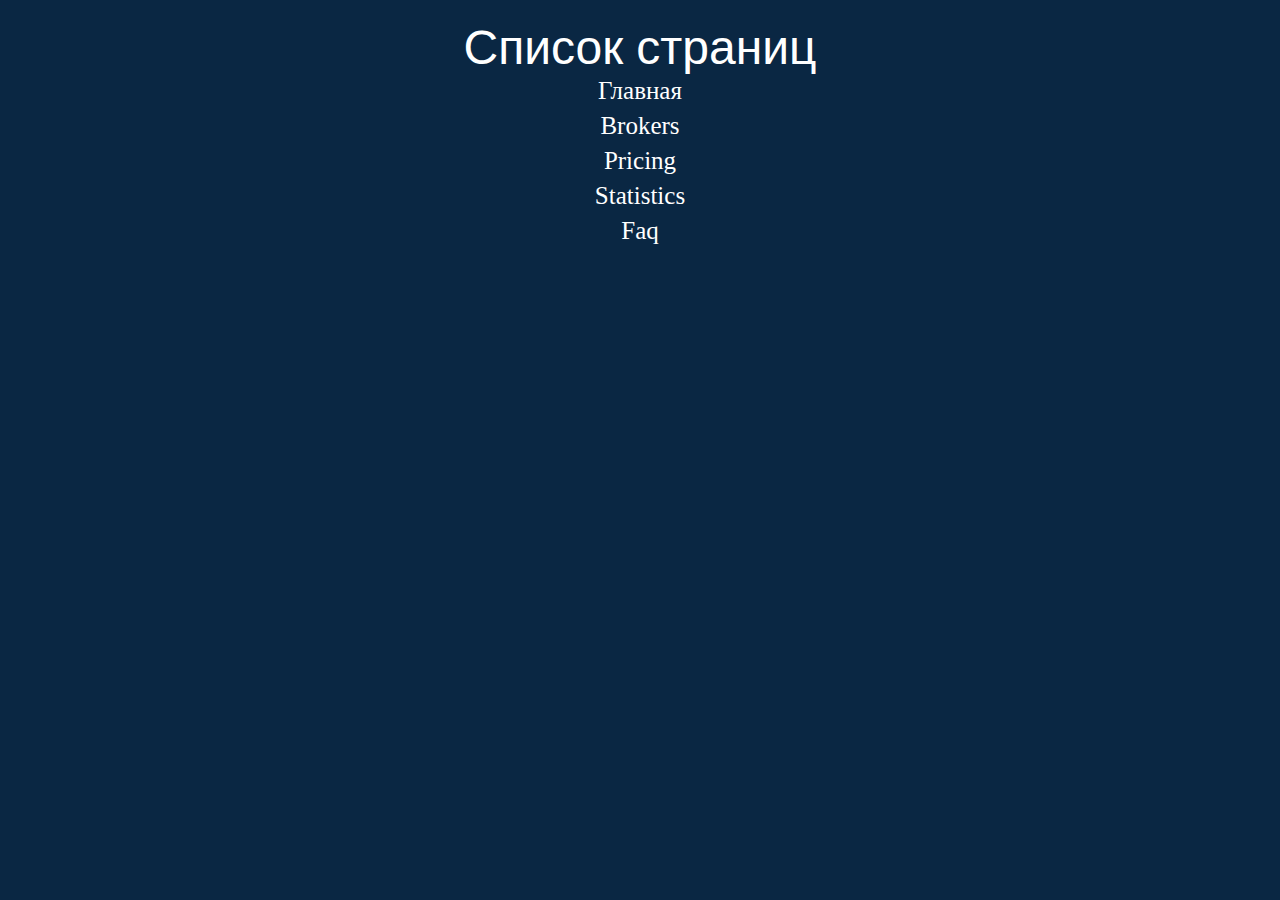
<file: docs/index.html>
<!DOCTYPE html>
<html lang="ru">
	<head>
		<meta charset="utf-8">
		<meta http-equiv="X-UA-Compatible" content="IE=edge">
		<meta name="viewport" content="width=device-width, initial-scale=1, maximum-scale=1, user-scalable=no">
		<meta name="description" content="Lingrid">
		<meta property="og:type" content="website">
		<meta property="og:url" content="">
		<meta property="og:locale" content="ru_RU">
		<meta property="og:title" content="Lingrid">
		<meta property="og:description" content="Lingrid">
		<meta property="vk:image">
		<meta property="og:image" itemprop="image">
		<meta property="og:image:type" content="image/jpeg">
		<meta property="og:image:alt" content="Lingrid">
		<meta name="twitter:card" content="summary">
		<meta name="twitter:title" content="Lingrid">
		<meta name="twitter:description" content="Lingrid">
		<meta name="twitter:image">
		<title>Lingrid</title>
		<link rel="apple-touch-icon" href="images/touch/apple-icon-57x57.png" sizes="57x57">
		<link rel="apple-touch-icon" href="images/touch/apple-icon-60x60.png" sizes="60x60">
		<link rel="apple-touch-icon" href="images/touch/apple-icon-72x72.png" sizes="72x72">
		<link rel="apple-touch-icon" href="images/touch/apple-icon-76x76.png" sizes="76x76">
		<link rel="apple-touch-icon" href="images/touch/apple-icon-114x114.png" sizes="114x114">
		<link rel="apple-touch-icon" href="images/touch/apple-icon-120x120.png" sizes="120x120">
		<link rel="apple-touch-icon" href="images/touch/apple-icon-144x144.png" sizes="144x144">
		<link rel="apple-touch-icon" href="images/touch/apple-icon-152x152.png" sizes="152x152">
		<link rel="apple-touch-icon" href="images/touch/apple-icon-180x180.png" sizes="180x180">
		<link rel="icon" href="favicon.ico">
		<link rel="icon" href="images/touch/favicon-16x16.png" sizes="16x16">
		<link rel="icon" href="images/touch/favicon-32x32.png" sizes="32x32">
		<link rel="icon" href="images/touch/favicon-96x96.png" sizes="96x96">
		<link rel="icon" href="images/touch/android-icon-192x192.png" sizes="196x196">
		<link rel="manifest" href="images/touch/manifest.json">
		<link rel="preconnect" href="https://fonts.googleapis.com">
		<link rel="preconnect" href="https://fonts.gstatic.com" crossorigin="">
		<link href="https://fonts.googleapis.com/css2?family=DM+Sans:wght@400;500;700&amp;family=Poppins:wght@100;200;300;400;500;600;700;800;900&amp;display=swap" rel="stylesheet">
		<link rel="stylesheet" href="css/main.css?v=1651250265303">
	</head>
	<body>
		<div class="list-index">
			<h1 align="center">Список страниц</h1>
			<ul class="list__page">
				<li><a target="_blank" href="home.html" title="Главная">Главная</a></li>
				<li><a target="_blank" href="brokers.html" title="Brokers">Brokers</a></li>
				<li><a target="_blank" href="pricing.html" title="Pricing">Pricing</a></li>
				<li><a target="_blank" href="statistics.html" title="Statistics">Statistics</a></li>
				<li><a target="_blank" href="faq.html" title="Faq">Faq</a></li>
			</ul>
		</div>
		<script src="js/jquery.min.js?v=1651250265304"></script>
		<script src="js/lazysizes.min.js?v=1651250265304" async=""></script>
	</body>
</html>
</file>
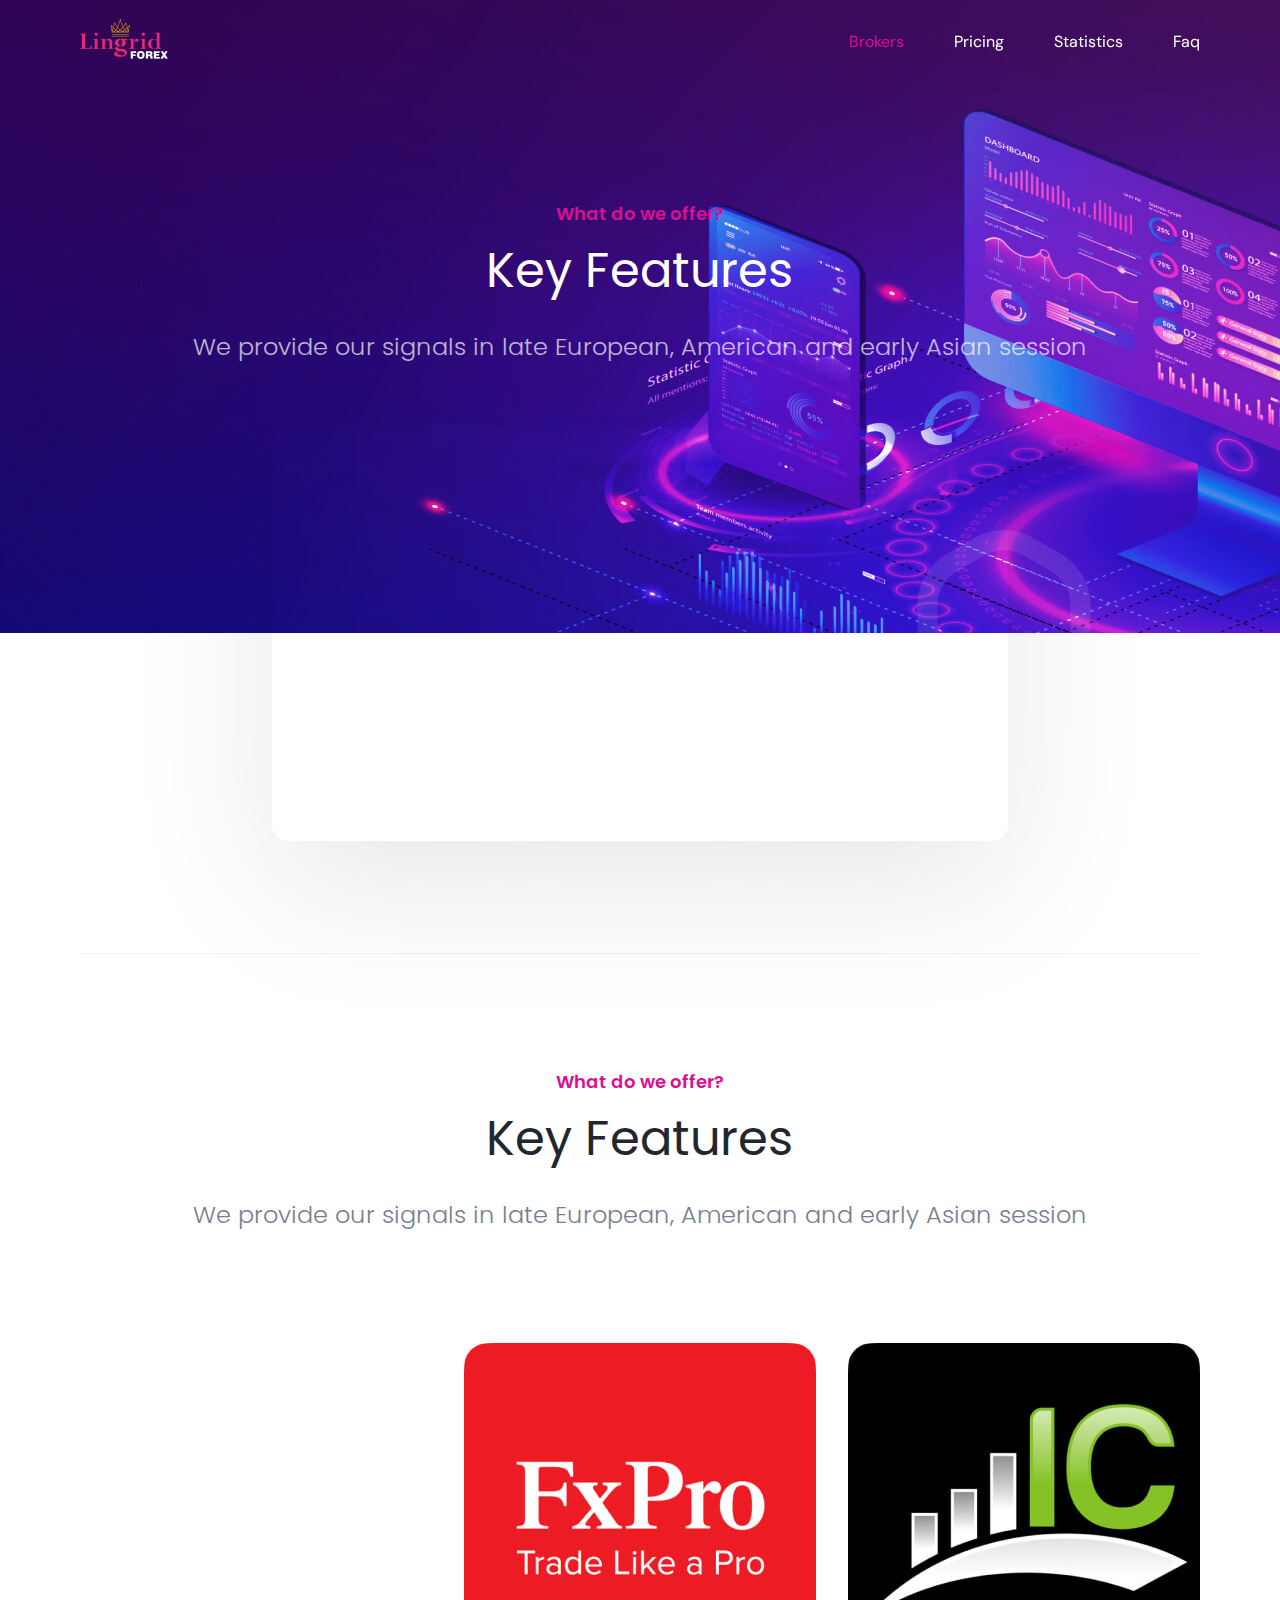
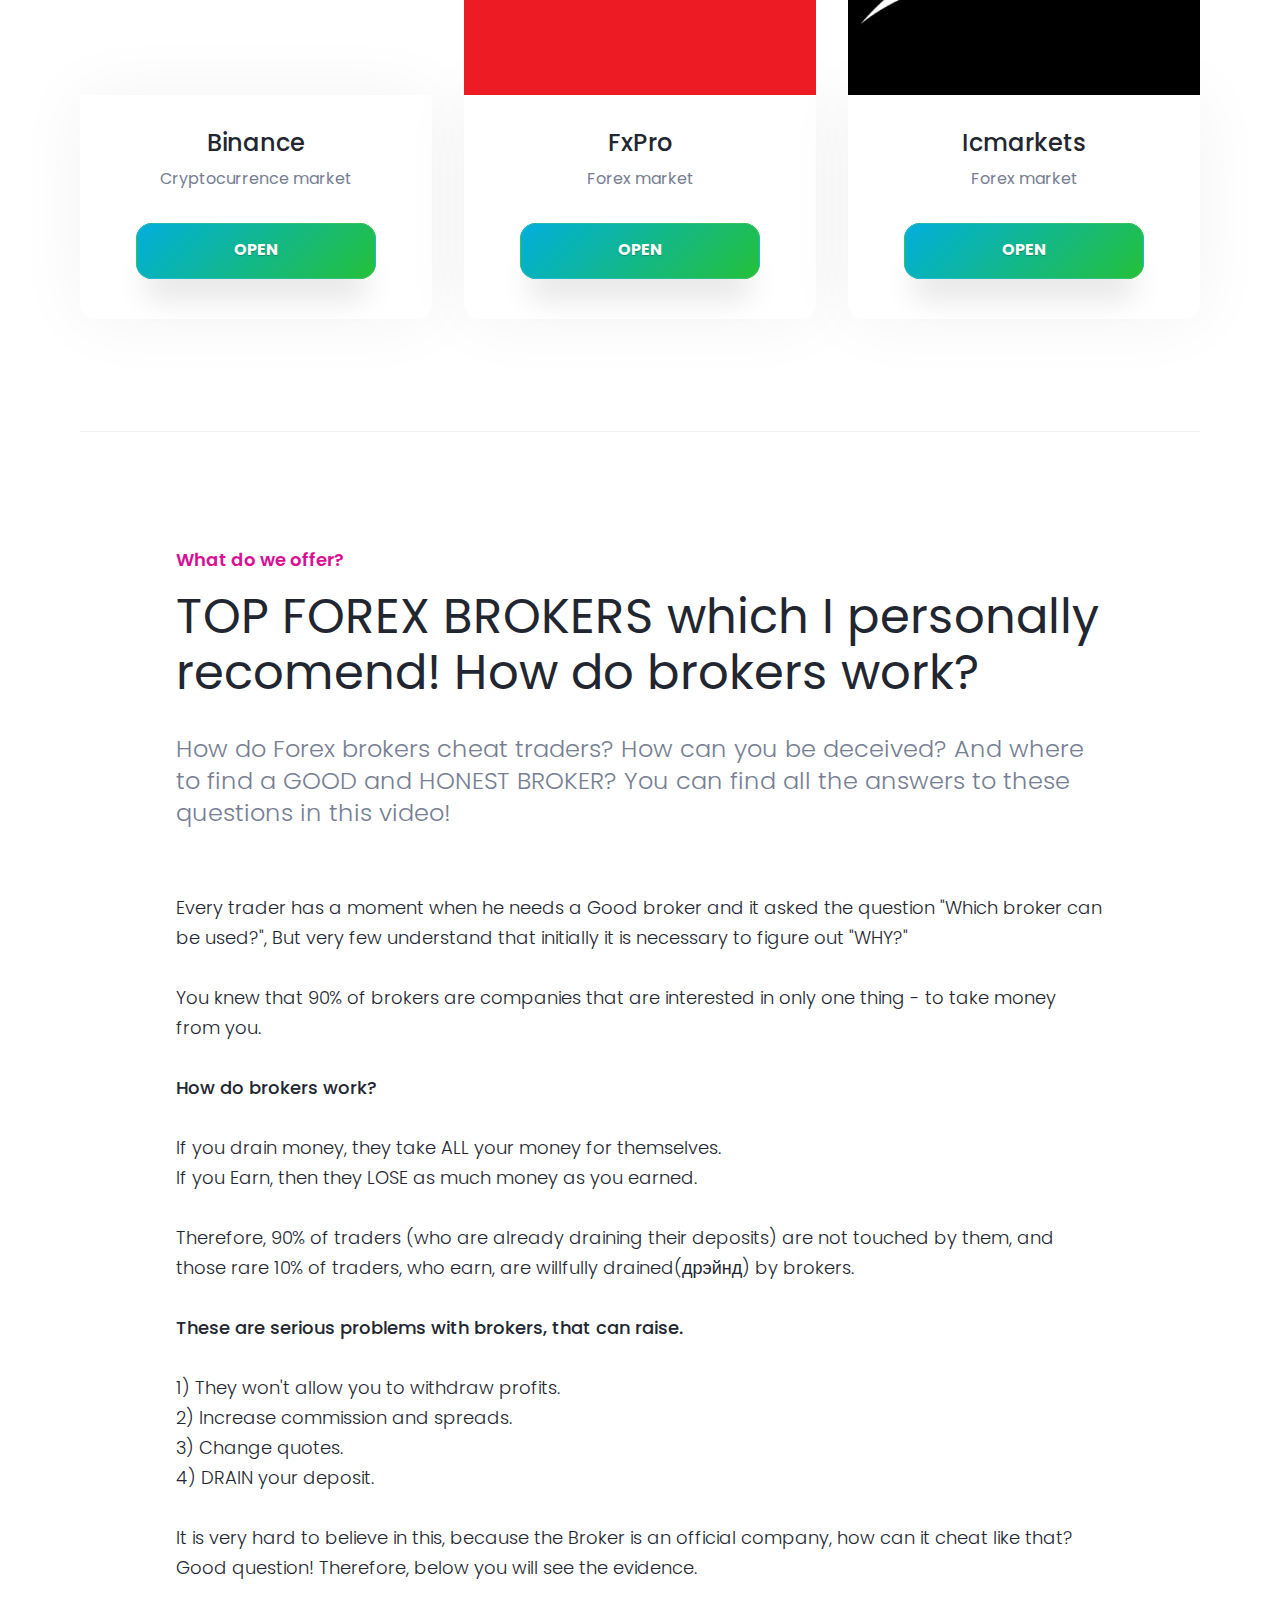
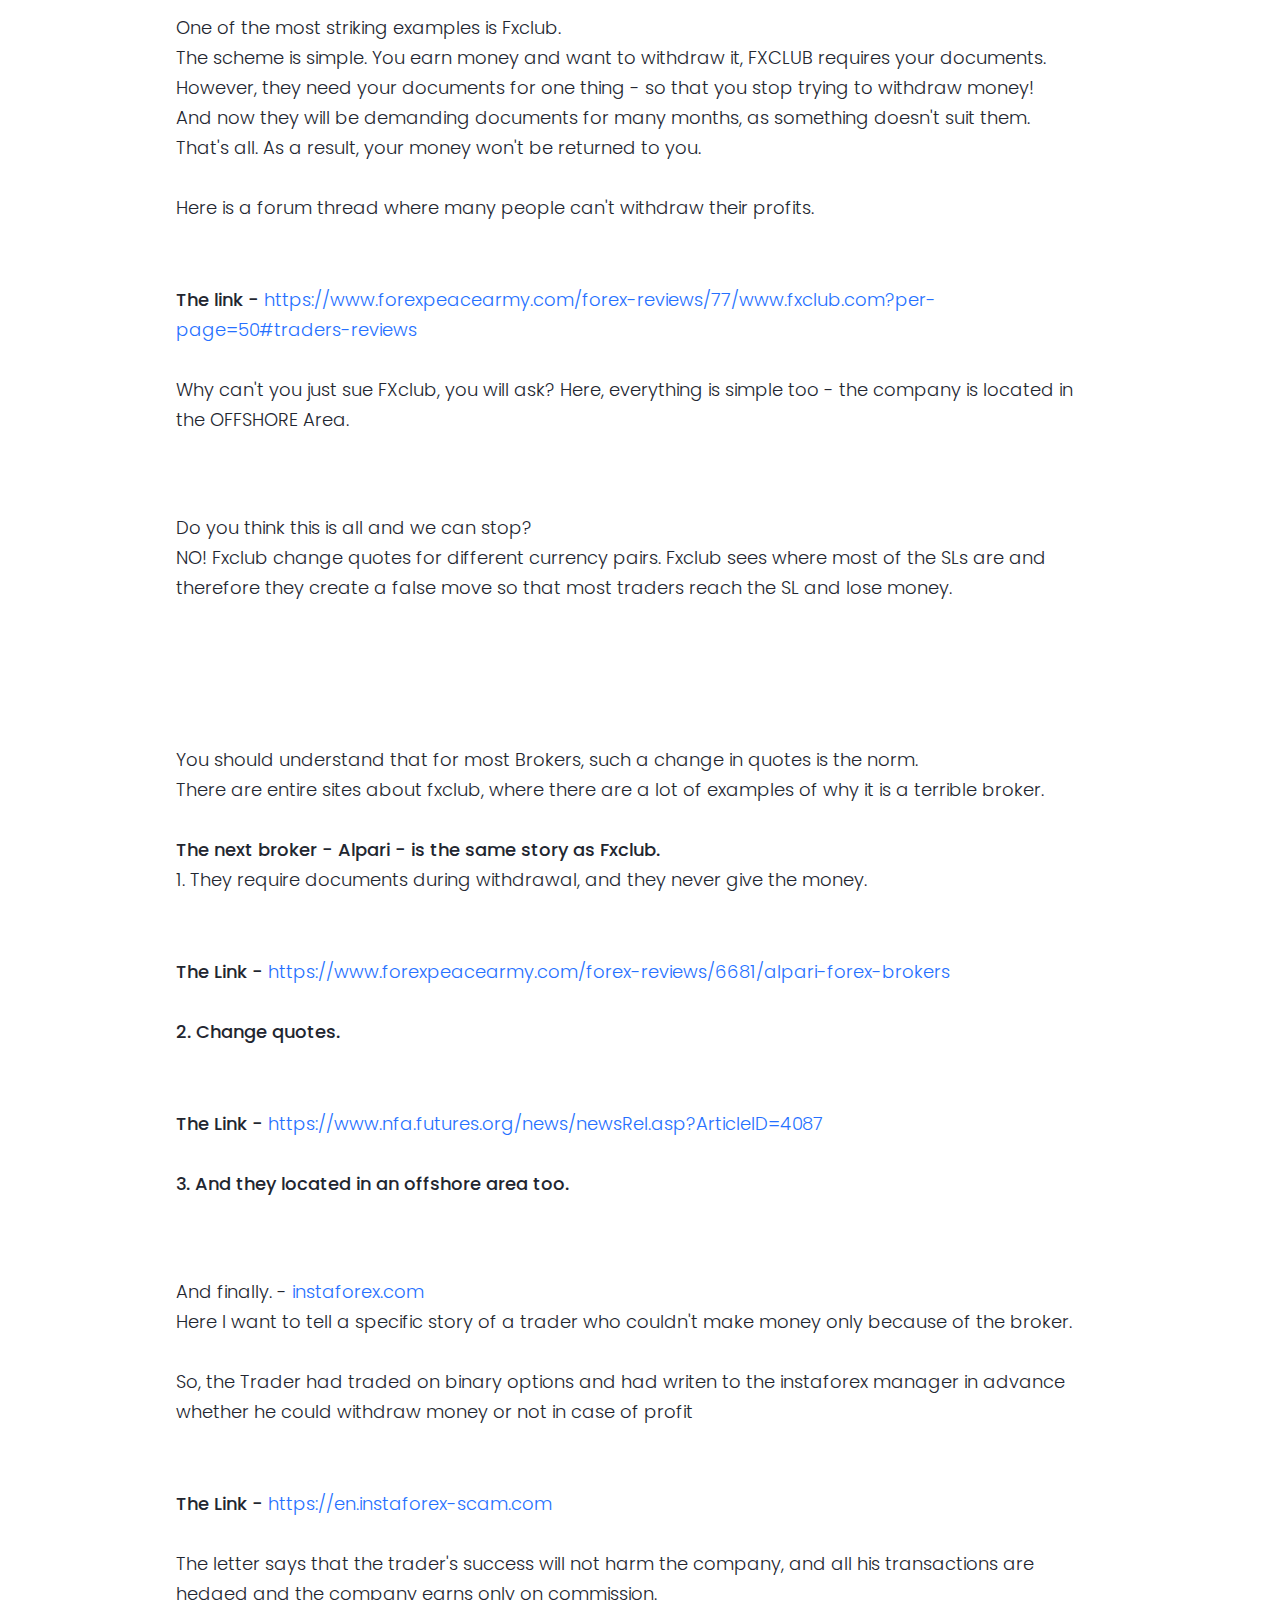
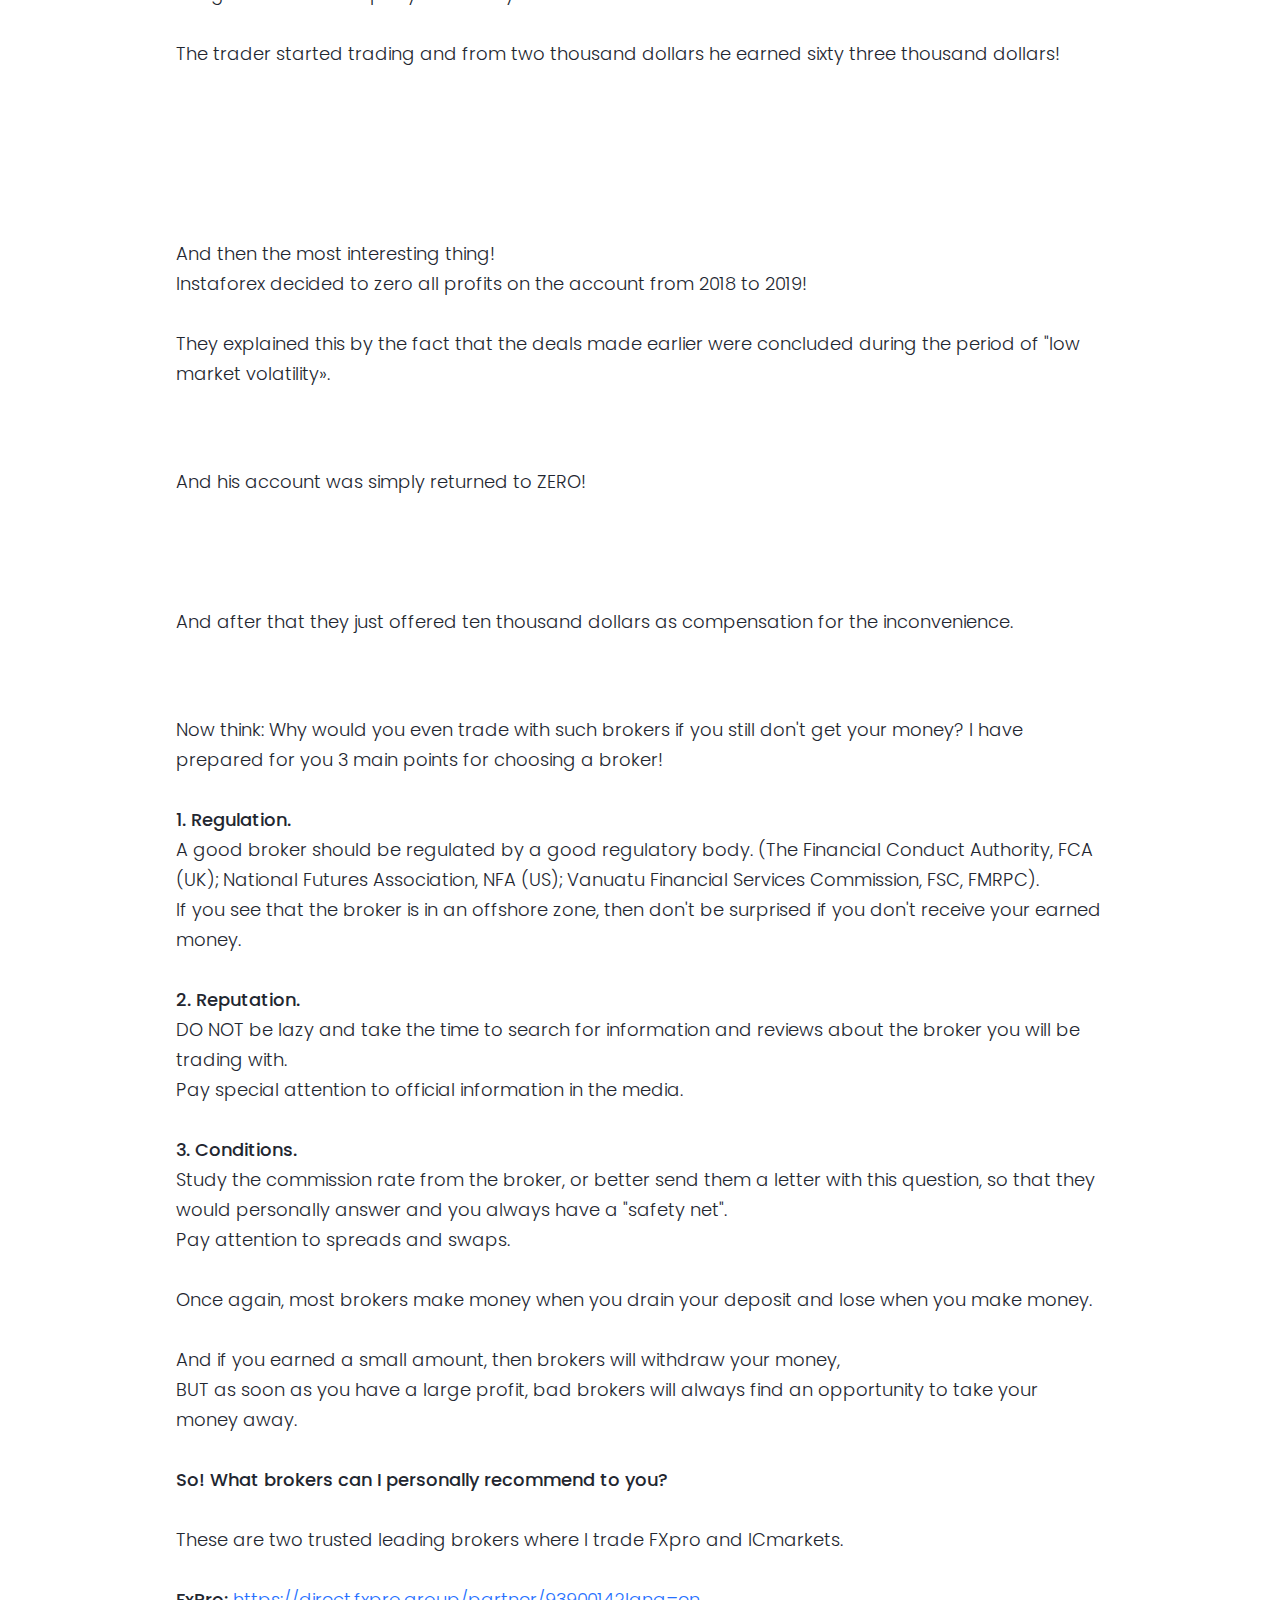
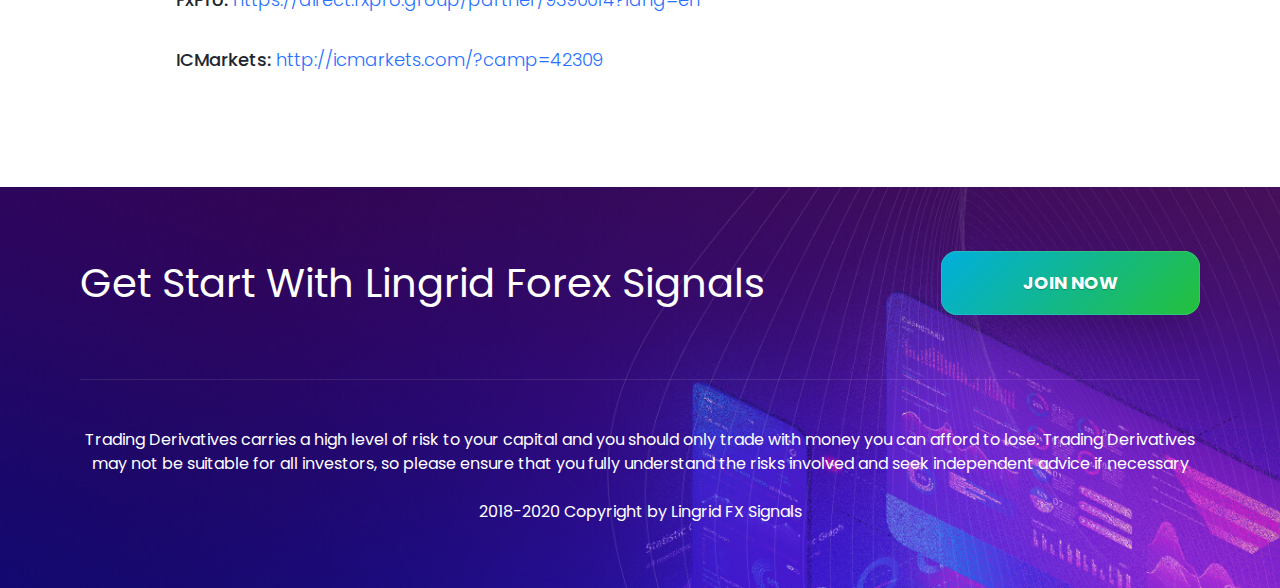
<file: docs/brokers.html>
<!DOCTYPE html>
<html lang="ru">
	<head>
		<meta charset="utf-8">
		<meta http-equiv="X-UA-Compatible" content="IE=edge">
		<meta name="viewport" content="width=device-width, initial-scale=1, maximum-scale=1, user-scalable=no">
		<meta name="description" content="Lingrid">
		<meta property="og:type" content="website">
		<meta property="og:url" content="">
		<meta property="og:locale" content="ru_RU">
		<meta property="og:title" content="Lingrid">
		<meta property="og:description" content="Lingrid">
		<meta property="vk:image">
		<meta property="og:image" itemprop="image">
		<meta property="og:image:type" content="image/jpeg">
		<meta property="og:image:alt" content="Lingrid">
		<meta name="twitter:card" content="summary">
		<meta name="twitter:title" content="Lingrid">
		<meta name="twitter:description" content="Lingrid">
		<meta name="twitter:image">
		<title>Lingrid</title>
		<link rel="apple-touch-icon" href="images/touch/apple-icon-57x57.png" sizes="57x57">
		<link rel="apple-touch-icon" href="images/touch/apple-icon-60x60.png" sizes="60x60">
		<link rel="apple-touch-icon" href="images/touch/apple-icon-72x72.png" sizes="72x72">
		<link rel="apple-touch-icon" href="images/touch/apple-icon-76x76.png" sizes="76x76">
		<link rel="apple-touch-icon" href="images/touch/apple-icon-114x114.png" sizes="114x114">
		<link rel="apple-touch-icon" href="images/touch/apple-icon-120x120.png" sizes="120x120">
		<link rel="apple-touch-icon" href="images/touch/apple-icon-144x144.png" sizes="144x144">
		<link rel="apple-touch-icon" href="images/touch/apple-icon-152x152.png" sizes="152x152">
		<link rel="apple-touch-icon" href="images/touch/apple-icon-180x180.png" sizes="180x180">
		<link rel="icon" href="favicon.ico">
		<link rel="icon" href="images/touch/favicon-16x16.png" sizes="16x16">
		<link rel="icon" href="images/touch/favicon-32x32.png" sizes="32x32">
		<link rel="icon" href="images/touch/favicon-96x96.png" sizes="96x96">
		<link rel="icon" href="images/touch/android-icon-192x192.png" sizes="196x196">
		<link rel="manifest" href="images/touch/manifest.json">
		<link rel="preconnect" href="https://fonts.googleapis.com">
		<link rel="preconnect" href="https://fonts.gstatic.com" crossorigin="">
		<link href="https://fonts.googleapis.com/css2?family=DM+Sans:wght@400;500;700&amp;family=Poppins:wght@100;200;300;400;500;600;700;800;900&amp;display=swap" rel="stylesheet">
		<link rel="stylesheet" href="css/main.css?v=1651250259063">
	</head>
	<body>
		<div class="wrapper">
			<header>
				<div class="container">
					<div class="header-container">
						<div class="header-block__left">
							<div class="logo"><a href="/"><img class="lazyload" data-srcset="images/logo.png 1x, images/logo@2x.png 2x, images/logo@3x.png 3x," alt="#"></a></div>
						</div><a class="touch-nav navOpenJs" href="#">
							<svg width="16" height="14" viewbox="0 0 16 14" xmlns="http://www.w3.org/2000/svg">
								<path fill-rule="evenodd" clip-rule="evenodd" d="M0 1C0 0.447715 0.447715 0 1 0H15C15.5523 0 16 0.447715 16 1C16 1.55228 15.5523 2 15 2H1C0.447715 2 0 1.55228 0 1ZM0 7C0 6.44772 0.447715 6 1 6H15C15.5523 6 16 6.44772 16 7C16 7.55228 15.5523 8 15 8H1C0.447715 8 0 7.55228 0 7ZM1 12C0.447715 12 0 12.4477 0 13C0 13.5523 0.447715 14 1 14H15C15.5523 14 16 13.5523 16 13C16 12.4477 15.5523 12 15 12H1Z"></path>
							</svg></a>
						<div class="header-block__right navContainerJs">
							<div class="header-block__nav">
								<div class="header-block__nav-section">
									<div class="mobile-close__block navCloseJs"></div>
									<div class="header-block__nav-content">
										<div class="header-block__top"><a class="touch-nav__close navCloseJs" href="#">Close</a></div>
										<ul class="nav">
											<li class="lg-hidden nav-item"><a class="nav-link" href="home.html">Home</a></li>
											<li class="nav-item"><a class="is-active nav-link" href="brokers.html">Brokers</a></li>
											<li class="nav-item"><a class="nav-link" href="pricing.html">Pricing</a></li>
											<li class="nav-item"><a class="nav-link" href="statistics.html">Statistics</a></li>
											<li class="nav-item"><a class="nav-link" href="faq.html">Faq</a></li>
										</ul>
									</div>
								</div>
							</div>
						</div>
					</div>
				</div>
			</header>
			<main>
				<section class="main-bn main-bn__section bn-brokers">
					<picture>
						<source media="(max-width: 767px)" type="image/png" data-srcset="images/bg-brokers-xs.jpg"><img class="img-responsive lazyload" data-src="images/bg-brokers.jpg" alt="#">
					</picture>
				</section>
				<section class="brokers-video">
					<div class="container">
						<div class="content">
							<div class="brokers-video__content text-center">
								<h3>What do we offer?</h3>
								<div class="section-title is-white">Key Features</div>
								<div class="brokers-video__text">
									<p class="is-white">We provide our signals in late European, American and early Asian session</p>
								</div>
								<div class="brokers-video__container">
									<div class="brokers-video__block">
										<iframe type="text/html" src="https://www.youtube.com/embed/bUCfv8D_hoQ?rel=0&amp;amp;showinfo=0&amp;amp;wmode=opaque&amp;amp;enablejsapi=1" frameborder="0" width="100%" height="315" allowfullscreen></iframe>
									</div>
								</div>
							</div>
						</div>
					</div>
				</section>
				<section class="brokers-company">
					<div class="container">
						<div class="content">
							<div class="brokers-company__content">
								<h3 class="text-center">What do we offer?</h3>
								<div class="section-title text-center">Key Features</div>
								<div class="brokers-company__text text-center">
									<p>We provide our signals in late European, American and early Asian session</p>
								</div>
								<div class="brokers-container">
									<ul class="brokers-company__list">
										<li class="brokers-company__item">
											<div class="brokers-company__block">
												<div class="brokers-company__logo"><img class="lazyload" data-srcset="images/brokers/binance.jpg 1x, images/brokers/binance@2x.jpg 2x" alt="#"></div>
												<div class="brokers-company__card">
													<div class="brokers-company__info">
														<div class="brokers-company__title">Binance</div>
														<div class="brokers-company__txt">Cryptocurrence market</div>
													</div>
													<div class="brokers-company__action"><a class="btn btn-green" href="#"><span>Open</span></a></div>
												</div>
											</div>
										</li>
										<li class="brokers-company__item">
											<div class="brokers-company__block">
												<div class="brokers-company__logo"><img class="lazyload" data-srcset="images/brokers/fxpro.jpg 1x, images/brokers/fxpro@2x.jpg 2x" alt="#"></div>
												<div class="brokers-company__card">
													<div class="brokers-company__info">
														<div class="brokers-company__title">FxPro</div>
														<div class="brokers-company__txt">Forex market</div>
													</div>
													<div class="brokers-company__action"><a class="btn btn-green" href="#"><span>Open</span></a></div>
												</div>
											</div>
										</li>
										<li class="brokers-company__item">
											<div class="brokers-company__block">
												<div class="brokers-company__logo"><img class="lazyload" data-srcset="images/brokers/icmarkets.jpg 1x, images/brokers/icmarkets@2x.jpg 2x" alt="#"></div>
												<div class="brokers-company__card">
													<div class="brokers-company__info">
														<div class="brokers-company__title">Icmarkets</div>
														<div class="brokers-company__txt">Forex market</div>
													</div>
													<div class="brokers-company__action"><a class="btn btn-green" href="#"><span>Open</span></a></div>
												</div>
											</div>
										</li>
									</ul>
								</div>
							</div>
						</div>
					</div>
				</section>
				<section class="brokers-text">
					<div class="container">
						<div class="content">
							<div class="brokers-text__container">
								<div class="brokers-text__content">
									<h3>What do we offer?</h3>
									<div class="section-title">TOP FOREX BROKERS which I personally recomend! How do brokers work?</div>
									<div class="brokers-text__main">
										<p>How do Forex brokers cheat traders?  How can you be deceived? And where to find a GOOD and HONEST BROKER? You can find all the answers to these questions in this video!</p>
									</div>
									<div class="brokers-text__child">
										<p>Every trader has a moment when he needs a Good broker and it asked the question "Which broker can be used?", But very few understand that initially it is necessary to figure out "WHY?"</p>
										<p>You knew that 90% of brokers are companies that are interested in only one thing - to take money from you.</p>
										<p><b>How do brokers work?</b></p>
										<p>If you drain money, they take ALL your money for themselves. <br> If you Earn, then they LOSE as much money as you earned.</p>
										<p>Therefore, 90% of traders (who are already draining their deposits) are not touched by them, and those rare 10% of traders, who earn, are willfully drained(дрэйнд) by brokers.</p>
										<p><b>These are serious problems with brokers, that can raise. </b></p>
										<p>1) They won't allow you to withdraw profits. <br> 2) Increase commission and spreads. <br> 3) Change quotes. <br> 4) DRAIN your deposit.</p>
										<p>It is very hard to believe in this, because the Broker is an official company, how can it cheat like that? Good question! Therefore, below you will see the evidence.</p>
										<p>One of the most striking examples is Fxclub. <br> The scheme is simple. You earn money and want to withdraw it, FXCLUB requires your documents. <br> However, they need your documents for one thing - so that you stop trying to withdraw money! <br> And now they will be demanding documents for many months, as something doesn't suit them. <br> That's all. As a result, your money won't be returned to you.</p>
										<p>Here is a forum thread where many people can't withdraw their profits.</p>
										<div class="clear"></div><img class="lazyload img-responsive mb-16" data-srcset="images/brokers/img1.jpg 1x, images/brokers/img1@2x.jpg 2x" alt="#">
										<div class="clear"></div>
										<p><b>The link -</b> <a href="https://www.forexpeacearmy.com/forex-reviews/77/www.fxclub.com?per-page=50#traders-reviews" target="_blank">https://www.forexpeacearmy.com/forex-reviews/77/www.fxclub.com?per-page=50#traders-reviews</a></p>
										<p>Why can't you just sue FXclub, you will ask? Here, everything is simple too - the company is located in the OFFSHORE Area.</p>
										<div class="clear"></div><img class="lazyload img-responsive mb-32" data-srcset="images/brokers/img2.jpg 1x, images/brokers/img2@2x.jpg 2x" alt="#">
										<div class="clear"></div>
										<p>Do you think this is all and we can stop? <br> NO! Fxclub change quotes for different currency pairs. Fxclub sees where most of the SLs are and therefore they create a false move so that most traders reach the SL and lose money.</p>
										<div class="clear"></div><img class="lazyload img-responsive mb-16" data-srcset="images/brokers/image_3.jpg 1x, images/brokers/image_3@2x.jpg 2x" alt="#">
										<div class="clear"></div><img class="lazyload img-responsive mb-16" data-srcset="images/brokers/image_4.jpg 1x, images/brokers/image_4@2x.jpg 2x" alt="#">
										<div class="clear"></div><img class="lazyload img-responsive mb-32" data-srcset="images/brokers/image_5.jpg 1x, images/brokers/image_5@2x.jpg 2x" alt="#">
										<div class="clear"></div>
										<p>You should understand that for most Brokers, such a change in quotes is the norm. <br> There are entire  sites about fxclub, where there are a lot of examples of why it is a terrible broker. </p>
										<p><b>The next broker - Alpari - is the same story as Fxclub.</b> <br> 1. They require documents during withdrawal, and they never give the money.</p><img class="lazyload img-responsive mb-16" data-srcset="images/brokers/image_6.jpg 1x, images/brokers/image_6@2x.jpg 2x" alt="#">
										<p><b>The Link -</b> <a href="https://www.forexpeacearmy.com/forex-reviews/6681/alpari-forex-brokers" target="_blank">https://www.forexpeacearmy.com/forex-reviews/6681/alpari-forex-brokers</a></p>
										<p><b>2. Change quotes.</b></p>
										<div class="clear"></div><img class="lazyload img-responsive mb-16" data-srcset="images/brokers/image_7.jpg 1x, images/brokers/image_7@2x.jpg 2x" alt="#">
										<div class="clear"></div>
										<p><b>The Link -</b> <a href="https://www.nfa.futures.org/news/newsRel.asp?ArticleID=4087" target="_blank">https://www.nfa.futures.org/news/newsRel.asp?ArticleID=4087</a> </p>
										<p><b>3. And they located in an offshore area too.</b></p>
										<div class="clear"></div><img class="lazyload img-responsive mb-32" data-srcset="images/brokers/image_8.jpg 1x, images/brokers/image_8@2x.jpg 2x" alt="#">
										<div class="clear"></div>
										<p>And finally. - <a href="instaforex.com" target="_blank">instaforex.com</a> <br> Here I want to tell a specific story of a trader who couldn't make money only because of the broker.</p>
										<p>So, the Trader had traded on binary options  and had writen to the instaforex manager in advance whether he could withdraw money or not in case of profit</p>
										<div class="clear"></div><img class="lazyload img-responsive mb-16" data-srcset="images/brokers/image_9.jpg 1x, images/brokers/image_9@2x.jpg 2x" alt="#">
										<div class="clear"></div>
										<p><b>The Link -</b> <a href="https://en.instaforex-scam.com" target="_blank">https://en.instaforex-scam.com</a> </p>
										<p>The letter says that the trader's success will not harm the company, and all his transactions are hedged and the company earns only on commission. </p>
										<p>The trader started trading and from two thousand dollars he earned sixty three thousand dollars!</p>
										<div class="clear"></div><img class="lazyload img-responsive mb-76" data-srcset="images/brokers/image_10.jpg 1x, images/brokers/image_10@2x.jpg 2x" alt="#">
										<div class="clear"></div><img class="lazyload img-responsive mb-32" data-srcset="images/brokers/image_11.jpg 1x, images/brokers/image_11@2x.jpg 2x" alt="#">
										<div class="clear"></div>
										<p>And then the most interesting thing! <br> Instaforex decided to zero all profits on the account from 2018 to 2019!</p>
										<p>They explained this by the fact that the deals made earlier were concluded during the period of "low market volatility». </p>
										<div class="clear"></div><img class="lazyload img-responsive mb-32" data-srcset="images/brokers/image_12.jpg 1x, images/brokers/image_12@2x.jpg 2x" alt="#">
										<div class="clear"></div>
										<p>And his account was simply returned to ZERO!</p>
										<div class="clear"></div><img class="lazyload img-responsive mb-16" data-srcset="images/brokers/image_13.jpg 1x, images/brokers/image_13@2x.jpg 2x" alt="#">
										<div class="clear"></div><img class="lazyload img-responsive mb-32" data-srcset="images/brokers/image_14.jpg 1x, images/brokers/image_14@2x.jpg 2x" alt="#">
										<div class="clear"></div>
										<p>And after that they just offered ten thousand dollars as compensation for the inconvenience.</p>
										<div class="clear"></div><img class="lazyload img-responsive mb-32" data-srcset="images/brokers/image_15.jpg 1x, images/brokers/image_15@2x.jpg 2x" alt="#">
										<div class="clear"></div>
										<p>Now think: Why would you even trade with such brokers if you still don't get your money? I have prepared for you 3 main points for choosing a broker!</p>
										<p><b>1. Regulation.</b> <br> A good broker should be regulated by a good regulatory body. (The Financial Conduct Authority, FCA (UK); National Futures Association, NFA (US); Vanuatu Financial Services Commission, FSC, FMRPC). <br> If you see that the broker is in an offshore zone, then don't be surprised if you don't receive your earned money. </p>
										<p><b>2. Reputation.</b> <br> DO NOT be lazy and take the time to search for information and reviews about the broker you will be trading with. <br> Pay special attention to official information in the media.</p>
										<p><b>3. Conditions.</b> <br> Study the commission rate from the broker, or better send them a letter with this question, so that they would personally answer and you always have a "safety net". <br> Pay attention to spreads and swaps.</p>
										<p>Once again, most brokers make money when you drain your deposit and lose when you make money.</p>
										<p>And if you earned a small amount, then brokers will withdraw your money, <br> BUT as soon as you have a large profit, bad brokers will always find an opportunity to take your money away.</p>
										<p><b>So! What brokers can I personally recommend to you?</b></p>
										<p>These are two trusted leading brokers where I trade FXpro and ICmarkets.</p>
										<p><b>FxPro:</b> <a href="https://direct.fxpro.group/partner/9390014?lang=en" target="_blank">https://direct.fxpro.group/partner/9390014?lang=en</a> </p>
										<p><b>ICMarkets:</b> <a href=" http://icmarkets.com/?camp=42309" target="_blank"> http://icmarkets.com/?camp=42309</a></p>
									</div>
								</div>
							</div>
						</div>
					</div>
				</section>
			</main>
		</div>
		<footer>
			<div class="container">
				<div class="footer-head">
					<div class="footer-head__left">Get Start With Lingrid Forex Signals</div>
					<div class="footer-head__right"><a class="btn btn-green" href="#"><span>Join Now</span></a></div>
				</div>
				<div class="footer-body">
					<p>Trading Derivatives carries a high level of risk to your capital and you should only trade with money you can afford to lose. Trading Derivatives may not be suitable for all investors, so please ensure that you fully understand the risks involved and seek independent advice if necessary</p>
					<p>2018-2020 Copyright by Lingrid FX Signals</p>
				</div>
			</div>
		</footer>
		<script src="js/jquery.min.js?v=1651250259063"></script>
		<script src="js/slick.min.js?v=1651250259063"></script>
		<script src="js/common.js?v=1651250259063"></script>
		<script src="js/lazysizes.min.js?v=1651250259063" async=""></script>
	</body>
</html>
</file>
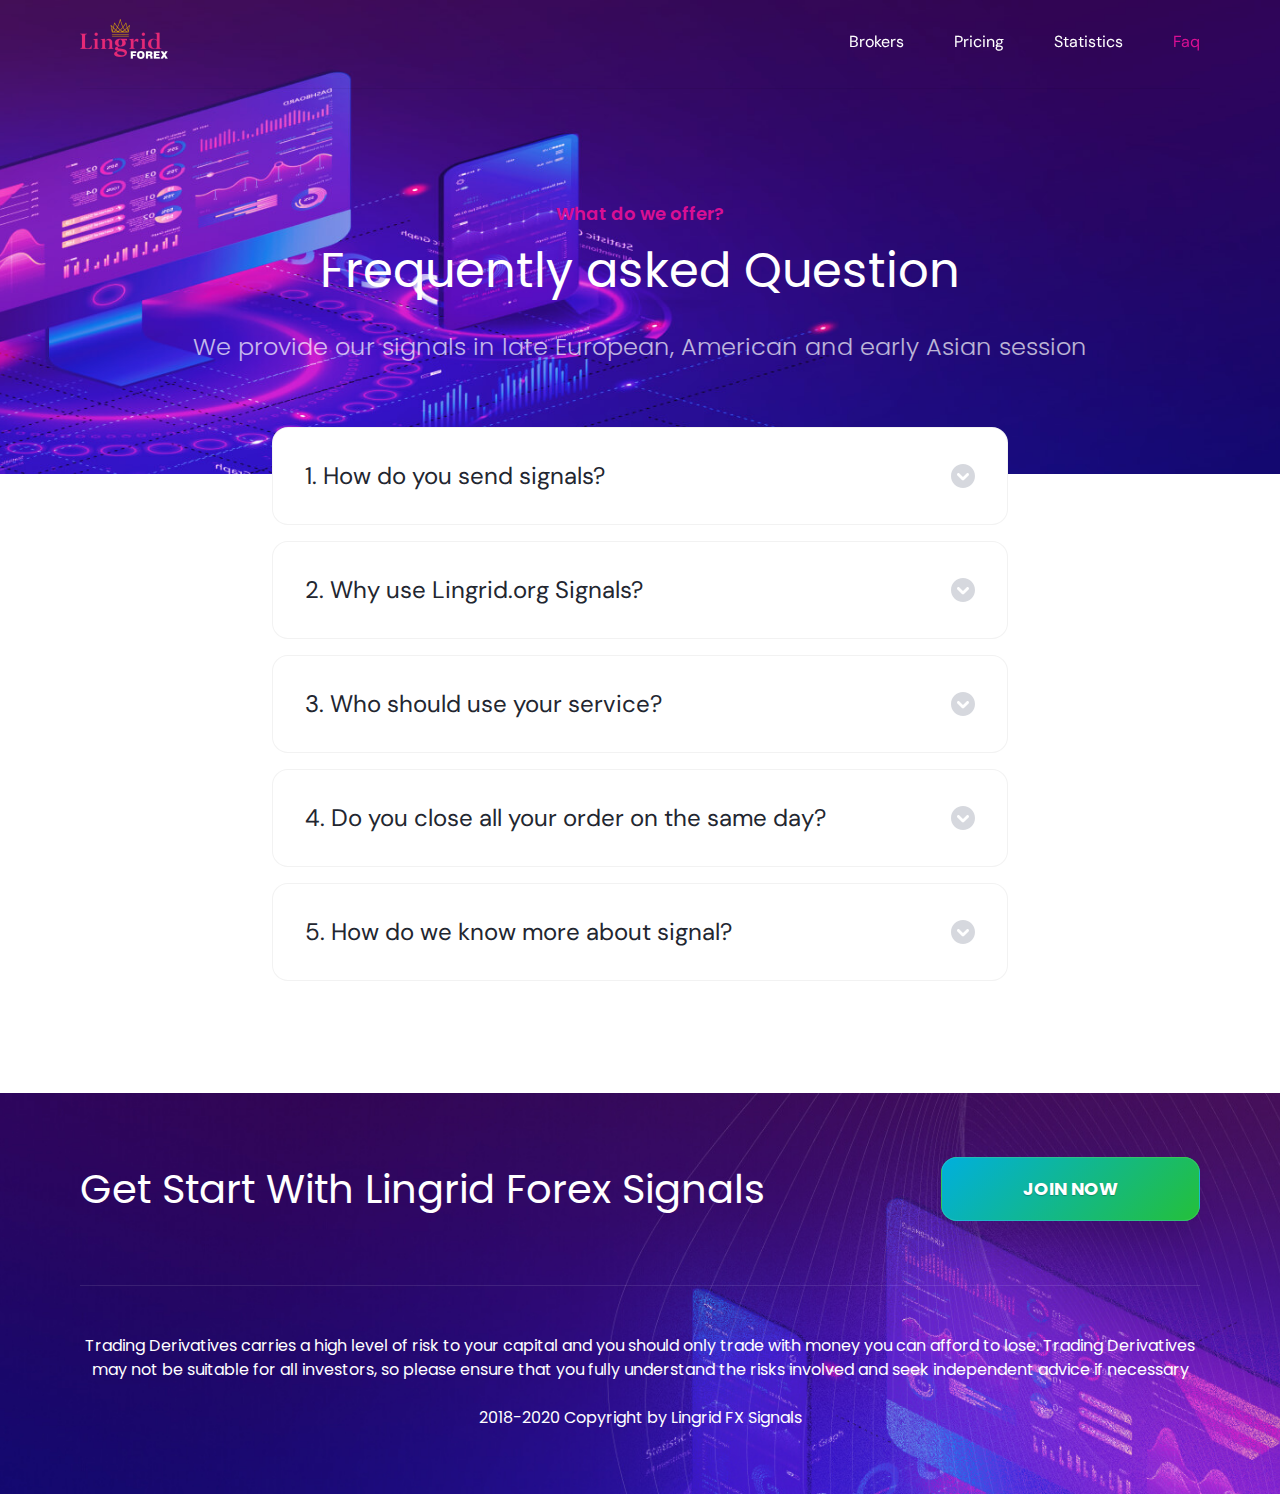
<file: docs/faq.html>
<!DOCTYPE html>
<html lang="ru">
	<head>
		<meta charset="utf-8">
		<meta http-equiv="X-UA-Compatible" content="IE=edge">
		<meta name="viewport" content="width=device-width, initial-scale=1, maximum-scale=1, user-scalable=no">
		<meta name="description" content="Lingrid">
		<meta property="og:type" content="website">
		<meta property="og:url" content="">
		<meta property="og:locale" content="ru_RU">
		<meta property="og:title" content="Lingrid">
		<meta property="og:description" content="Lingrid">
		<meta property="vk:image">
		<meta property="og:image" itemprop="image">
		<meta property="og:image:type" content="image/jpeg">
		<meta property="og:image:alt" content="Lingrid">
		<meta name="twitter:card" content="summary">
		<meta name="twitter:title" content="Lingrid">
		<meta name="twitter:description" content="Lingrid">
		<meta name="twitter:image">
		<title>Lingrid</title>
		<link rel="apple-touch-icon" href="images/touch/apple-icon-57x57.png" sizes="57x57">
		<link rel="apple-touch-icon" href="images/touch/apple-icon-60x60.png" sizes="60x60">
		<link rel="apple-touch-icon" href="images/touch/apple-icon-72x72.png" sizes="72x72">
		<link rel="apple-touch-icon" href="images/touch/apple-icon-76x76.png" sizes="76x76">
		<link rel="apple-touch-icon" href="images/touch/apple-icon-114x114.png" sizes="114x114">
		<link rel="apple-touch-icon" href="images/touch/apple-icon-120x120.png" sizes="120x120">
		<link rel="apple-touch-icon" href="images/touch/apple-icon-144x144.png" sizes="144x144">
		<link rel="apple-touch-icon" href="images/touch/apple-icon-152x152.png" sizes="152x152">
		<link rel="apple-touch-icon" href="images/touch/apple-icon-180x180.png" sizes="180x180">
		<link rel="icon" href="favicon.ico">
		<link rel="icon" href="images/touch/favicon-16x16.png" sizes="16x16">
		<link rel="icon" href="images/touch/favicon-32x32.png" sizes="32x32">
		<link rel="icon" href="images/touch/favicon-96x96.png" sizes="96x96">
		<link rel="icon" href="images/touch/android-icon-192x192.png" sizes="196x196">
		<link rel="manifest" href="images/touch/manifest.json">
		<link rel="preconnect" href="https://fonts.googleapis.com">
		<link rel="preconnect" href="https://fonts.gstatic.com" crossorigin="">
		<link href="https://fonts.googleapis.com/css2?family=DM+Sans:wght@400;500;700&amp;family=Poppins:wght@100;200;300;400;500;600;700;800;900&amp;display=swap" rel="stylesheet">
		<link rel="stylesheet" href="css/main.css?v=1651250259434">
	</head>
	<body>
		<div class="wrapper">
			<header>
				<div class="container">
					<div class="header-container">
						<div class="header-block__left">
							<div class="logo"><a href="/"><img class="lazyload" data-srcset="images/logo.png 1x, images/logo@2x.png 2x, images/logo@3x.png 3x," alt="#"></a></div>
						</div><a class="touch-nav navOpenJs" href="#">
							<svg width="16" height="14" viewbox="0 0 16 14" xmlns="http://www.w3.org/2000/svg">
								<path fill-rule="evenodd" clip-rule="evenodd" d="M0 1C0 0.447715 0.447715 0 1 0H15C15.5523 0 16 0.447715 16 1C16 1.55228 15.5523 2 15 2H1C0.447715 2 0 1.55228 0 1ZM0 7C0 6.44772 0.447715 6 1 6H15C15.5523 6 16 6.44772 16 7C16 7.55228 15.5523 8 15 8H1C0.447715 8 0 7.55228 0 7ZM1 12C0.447715 12 0 12.4477 0 13C0 13.5523 0.447715 14 1 14H15C15.5523 14 16 13.5523 16 13C16 12.4477 15.5523 12 15 12H1Z"></path>
							</svg></a>
						<div class="header-block__right navContainerJs">
							<div class="header-block__nav">
								<div class="header-block__nav-section">
									<div class="mobile-close__block navCloseJs"></div>
									<div class="header-block__nav-content">
										<div class="header-block__top"><a class="touch-nav__close navCloseJs" href="#">Close</a></div>
										<ul class="nav">
											<li class="lg-hidden nav-item"><a class="nav-link" href="home.html">Home</a></li>
											<li class="nav-item"><a class="nav-link" href="brokers.html">Brokers</a></li>
											<li class="nav-item"><a class="nav-link" href="pricing.html">Pricing</a></li>
											<li class="nav-item"><a class="nav-link" href="statistics.html">Statistics</a></li>
											<li class="nav-item"><a class="is-active nav-link" href="faq.html">Faq</a></li>
										</ul>
									</div>
								</div>
							</div>
						</div>
					</div>
				</div>
			</header>
			<main>
				<section class="main-bn main-bn__section bn-faq">
					<picture>
						<source media="(max-width: 767px)" type="image/png" data-srcset="images/bg-pricing-xs.jpg"><img class="img-responsive lazyload" data-src="images/bg-pricing.jpg" alt="#">
					</picture>
				</section>
				<section class="faq-section">
					<div class="container">
						<div class="content">
							<div class="faq-container">
								<h3 class="text-center">What do we offer?</h3>
								<div class="section-title is-white text-center">Frequently asked Question</div>
								<div class="faq-section__text text-center">
									<p class="is-white">We provide our signals in late European, American and early Asian session</p>
								</div>
								<div class="faq-section__container">
									<ul class="main-faq__list">
										<li class="main-faq__item"><a class="main-faq__header faqJs" href="#">1. How do you send signals?</a>
											<div class="main-faq__block">
												<p>Here are 5 main reasons you should use Lingrid.org Signals.</p>
												<ul>
													<li>1. I am the top author of the main analytical platform Tradingview.com</li>
													<li>2. FREEDOM &amp; STRESS LESS - an average of 4 signals per day! Enjoy life and money!</li>
													<li>3. SIGNAL UPDATES. We sent you messages every time a transaction was opened or changed, so you do not need to guess what is happening.</li>
													<li>4. HONESTY - Our results are 100% real-time and true.</li>
													<li>5. SIMPLE - No second interpretations. All transactions have specific stop loss and goals. What we get, you get.</li>
												</ul>
											</div>
										</li>
										<li class="main-faq__item"><a class="main-faq__header faqJs" href="#">2. Why use Lingrid.org Signals?</a>
											<div class="main-faq__block">
												<p>Here are 5 main reasons you should use Lingrid.org Signals.</p>
												<ul>
													<li>1. I am the top author of the main analytical platform Tradingview.com</li>
													<li>2. FREEDOM &amp; STRESS LESS - an average of 4 signals per day! Enjoy life and money!</li>
													<li>3. SIGNAL UPDATES. We sent you messages every time a transaction was opened or changed, so you do not need to guess what is happening.</li>
													<li>4. HONESTY - Our results are 100% real-time and true.</li>
													<li>5. SIMPLE - No second interpretations. All transactions have specific stop loss and goals. What we get, you get.</li>
												</ul>
											</div>
										</li>
										<li class="main-faq__item"><a class="main-faq__header faqJs" href="#">3. Who should use your service?</a>
											<div class="main-faq__block">
												<p>Here are 5 main reasons you should use Lingrid.org Signals.</p>
												<ul>
													<li>1. I am the top author of the main analytical platform Tradingview.com</li>
													<li>2. FREEDOM &amp; STRESS LESS - an average of 4 signals per day! Enjoy life and money!</li>
													<li>3. SIGNAL UPDATES. We sent you messages every time a transaction was opened or changed, so you do not need to guess what is happening.</li>
													<li>4. HONESTY - Our results are 100% real-time and true.</li>
													<li>5. SIMPLE - No second interpretations. All transactions have specific stop loss and goals. What we get, you get.</li>
												</ul>
											</div>
										</li>
										<li class="main-faq__item"><a class="main-faq__header faqJs" href="#">4. Do you close all your order on the same day?</a>
											<div class="main-faq__block">
												<p>Here are 5 main reasons you should use Lingrid.org Signals.</p>
												<ul>
													<li>1. I am the top author of the main analytical platform Tradingview.com</li>
													<li>2. FREEDOM &amp; STRESS LESS - an average of 4 signals per day! Enjoy life and money!</li>
													<li>3. SIGNAL UPDATES. We sent you messages every time a transaction was opened or changed, so you do not need to guess what is happening.</li>
													<li>4. HONESTY - Our results are 100% real-time and true.</li>
													<li>5. SIMPLE - No second interpretations. All transactions have specific stop loss and goals. What we get, you get.</li>
												</ul>
											</div>
										</li>
										<li class="main-faq__item"><a class="main-faq__header faqJs" href="#">5. How do we know more about signal?</a>
											<div class="main-faq__block">
												<p>Here are 5 main reasons you should use Lingrid.org Signals.</p>
												<ul>
													<li>1. I am the top author of the main analytical platform Tradingview.com</li>
													<li>2. FREEDOM &amp; STRESS LESS - an average of 4 signals per day! Enjoy life and money!</li>
													<li>3. SIGNAL UPDATES. We sent you messages every time a transaction was opened or changed, so you do not need to guess what is happening.</li>
													<li>4. HONESTY - Our results are 100% real-time and true.</li>
													<li>5. SIMPLE - No second interpretations. All transactions have specific stop loss and goals. What we get, you get.</li>
												</ul>
											</div>
										</li>
									</ul>
								</div>
							</div>
						</div>
					</div>
				</section>
			</main>
		</div>
		<footer>
			<div class="container">
				<div class="footer-head">
					<div class="footer-head__left">Get Start With Lingrid Forex Signals</div>
					<div class="footer-head__right"><a class="btn btn-green" href="#"><span>Join Now</span></a></div>
				</div>
				<div class="footer-body">
					<p>Trading Derivatives carries a high level of risk to your capital and you should only trade with money you can afford to lose. Trading Derivatives may not be suitable for all investors, so please ensure that you fully understand the risks involved and seek independent advice if necessary</p>
					<p>2018-2020 Copyright by Lingrid FX Signals</p>
				</div>
			</div>
		</footer>
		<script src="js/jquery.min.js?v=1651250259434"></script>
		<script src="js/slick.min.js?v=1651250259434"></script>
		<script src="js/common.js?v=1651250259434"></script>
		<script src="js/lazysizes.min.js?v=1651250259434" async=""></script>
	</body>
</html>
</file>
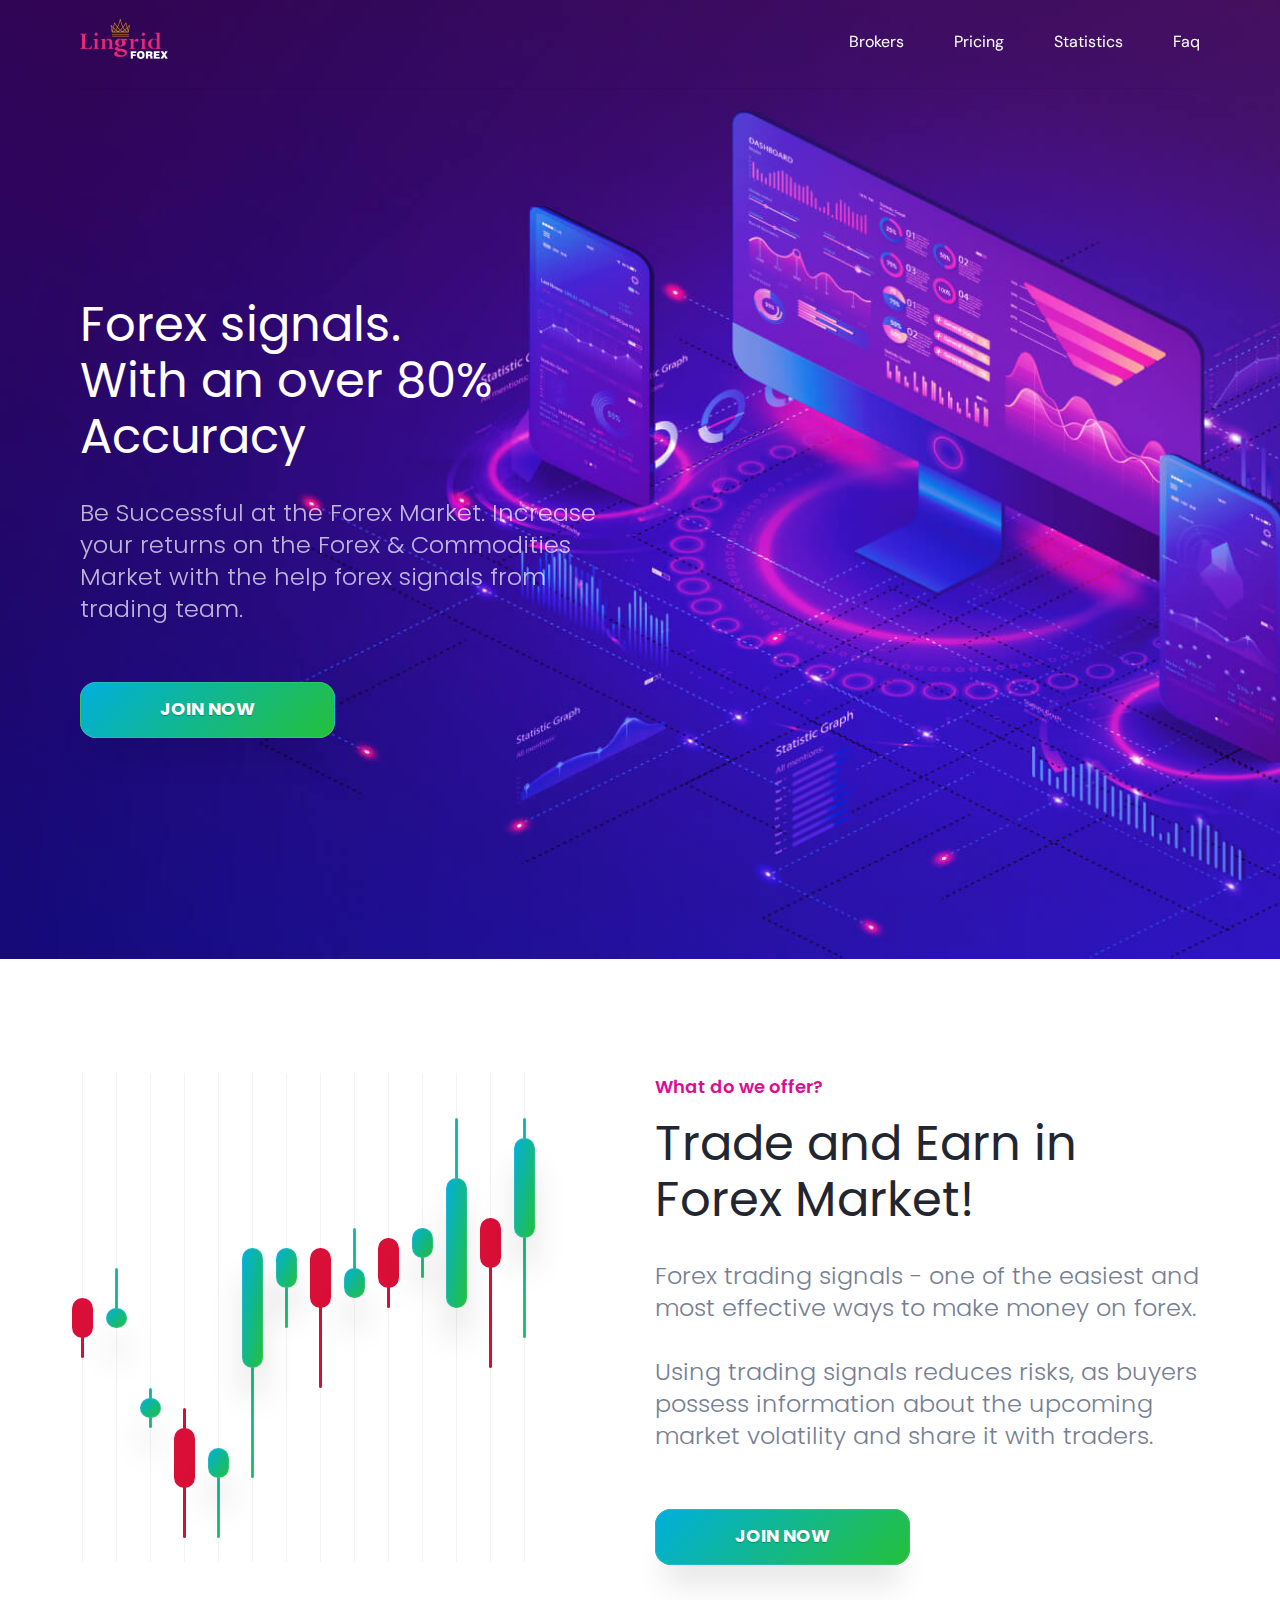
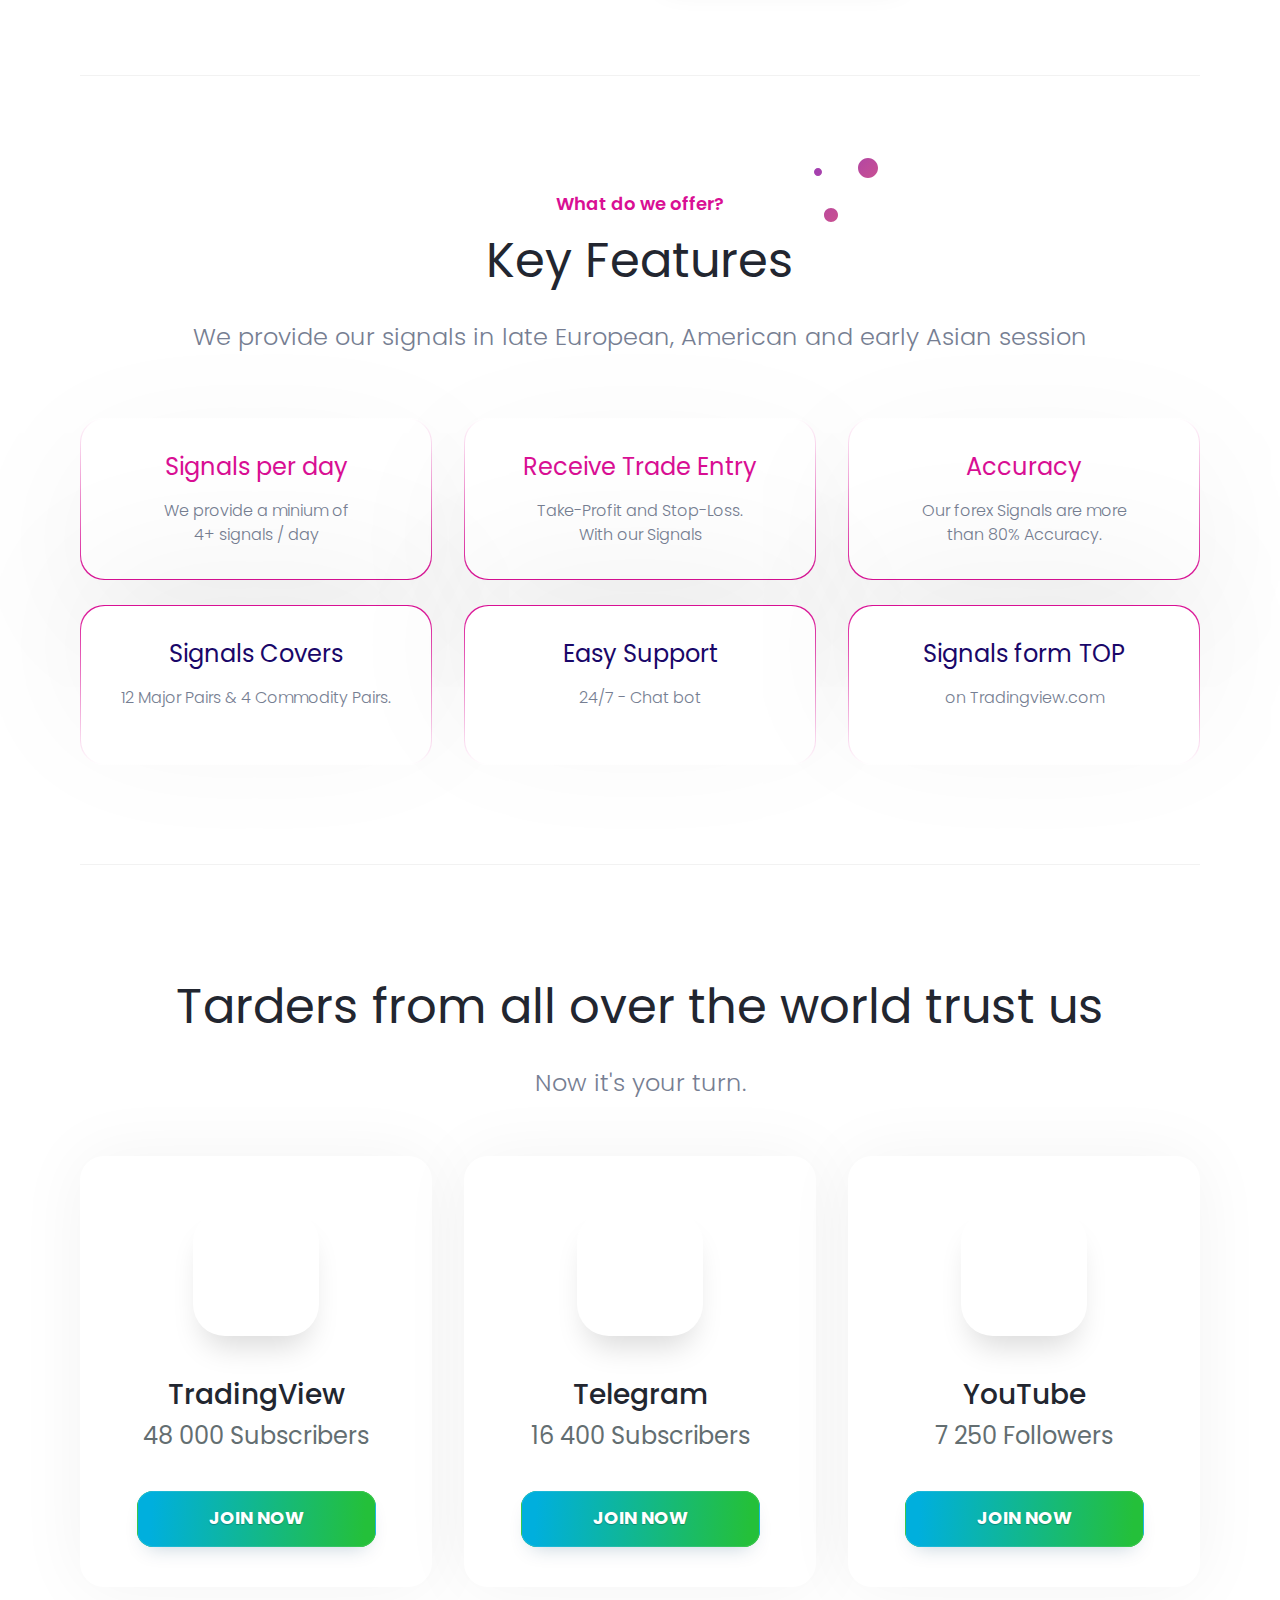
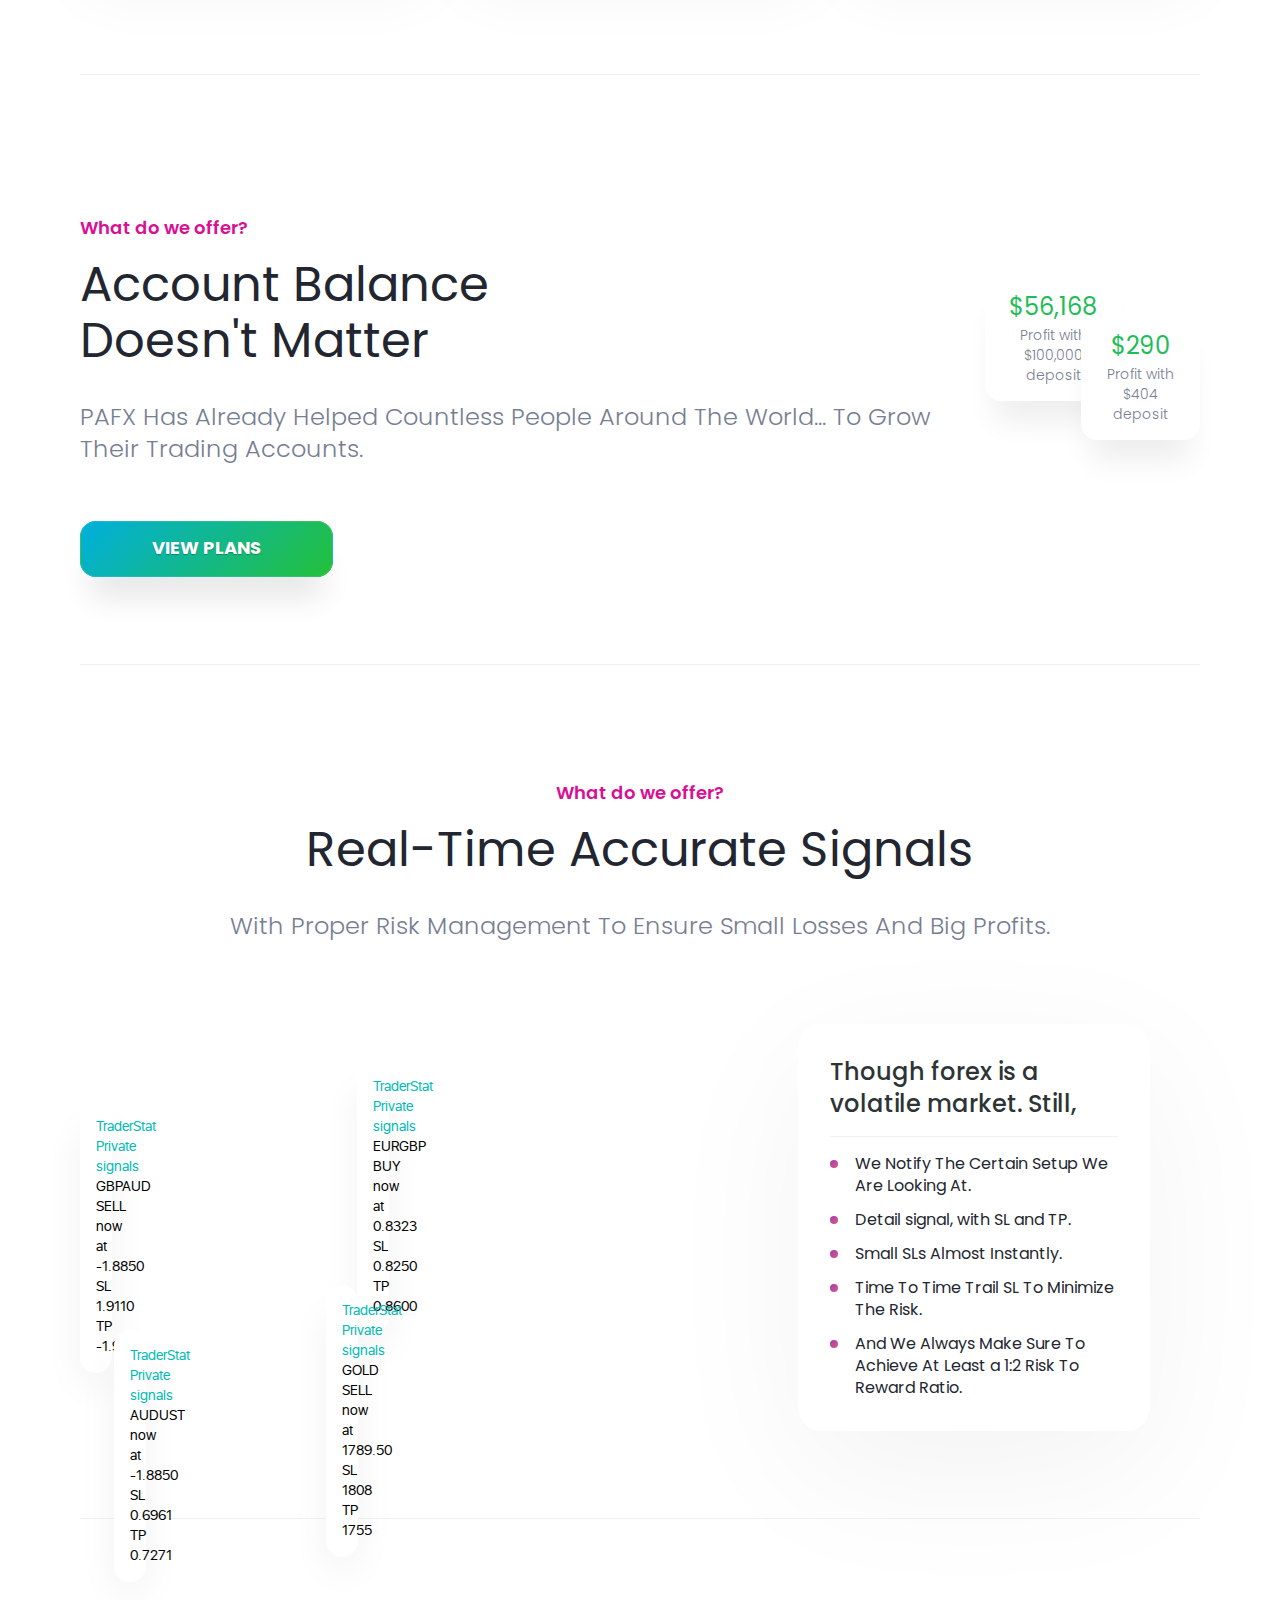
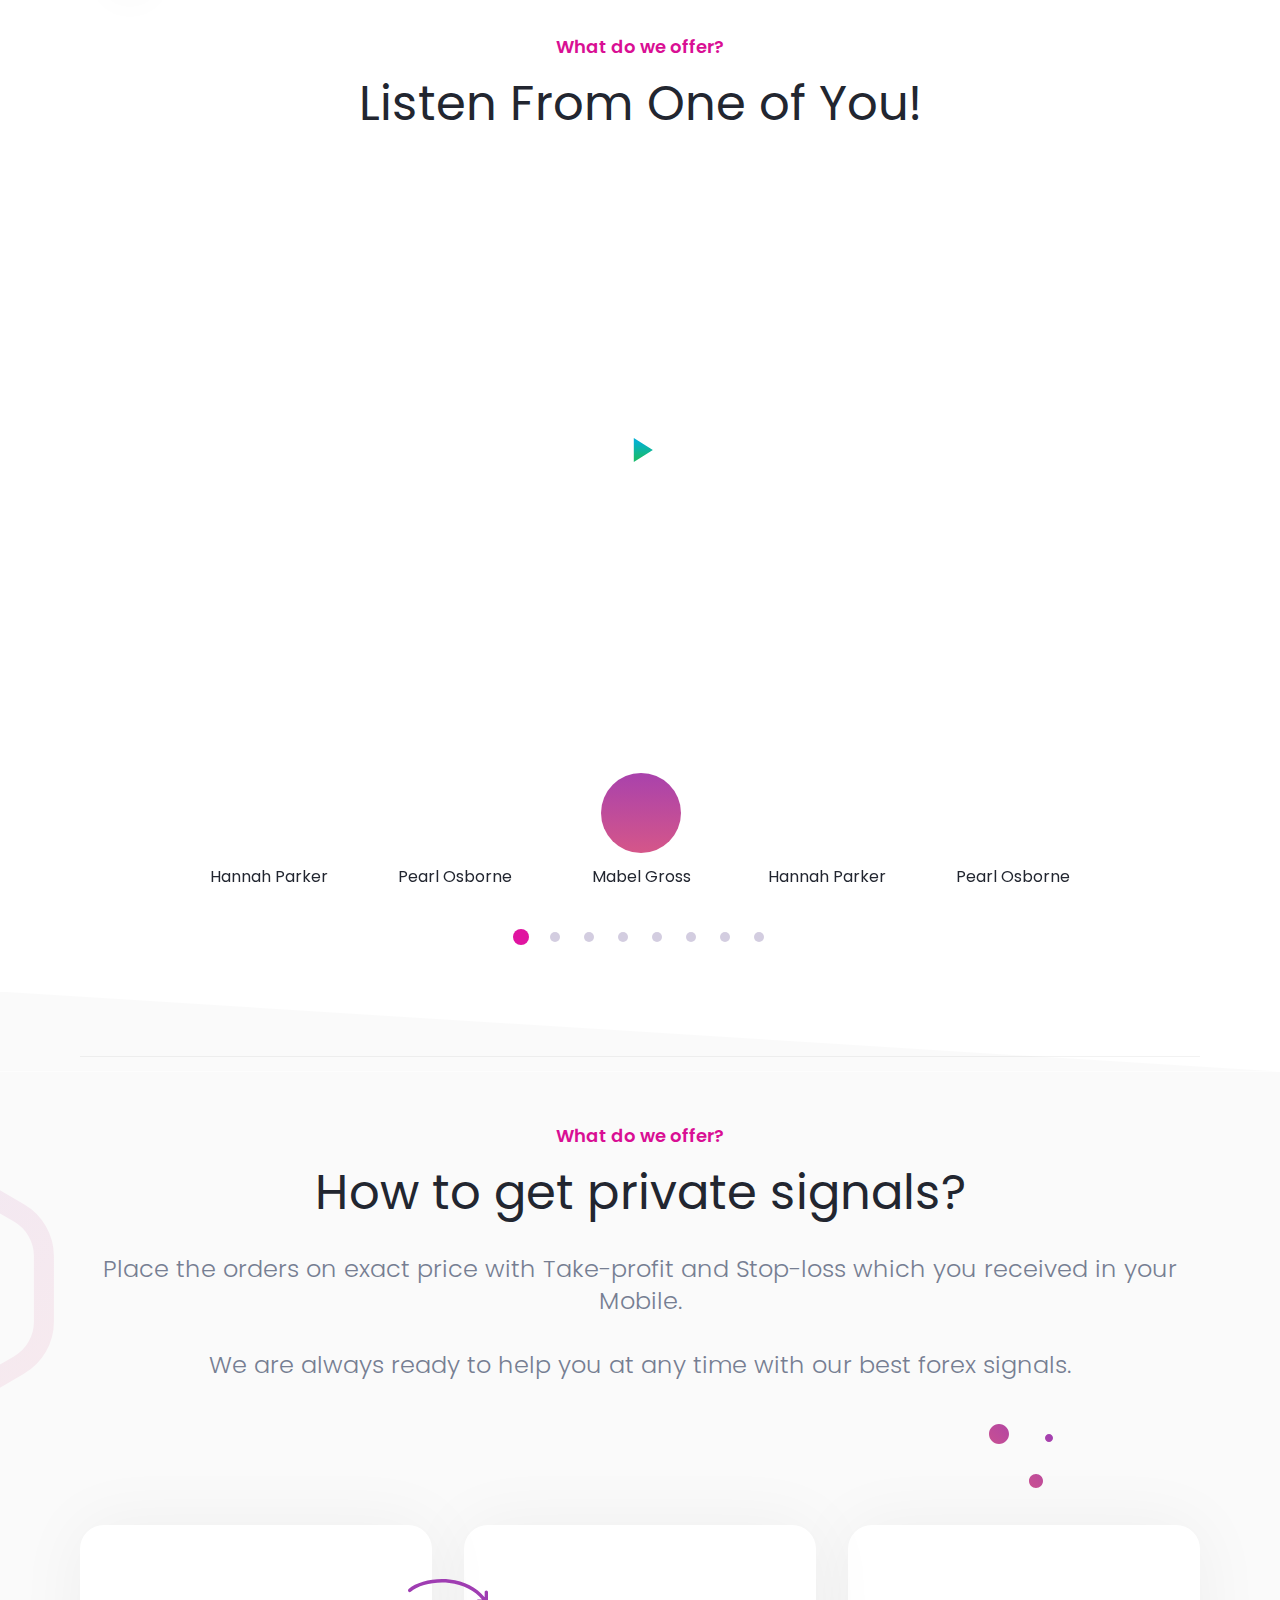
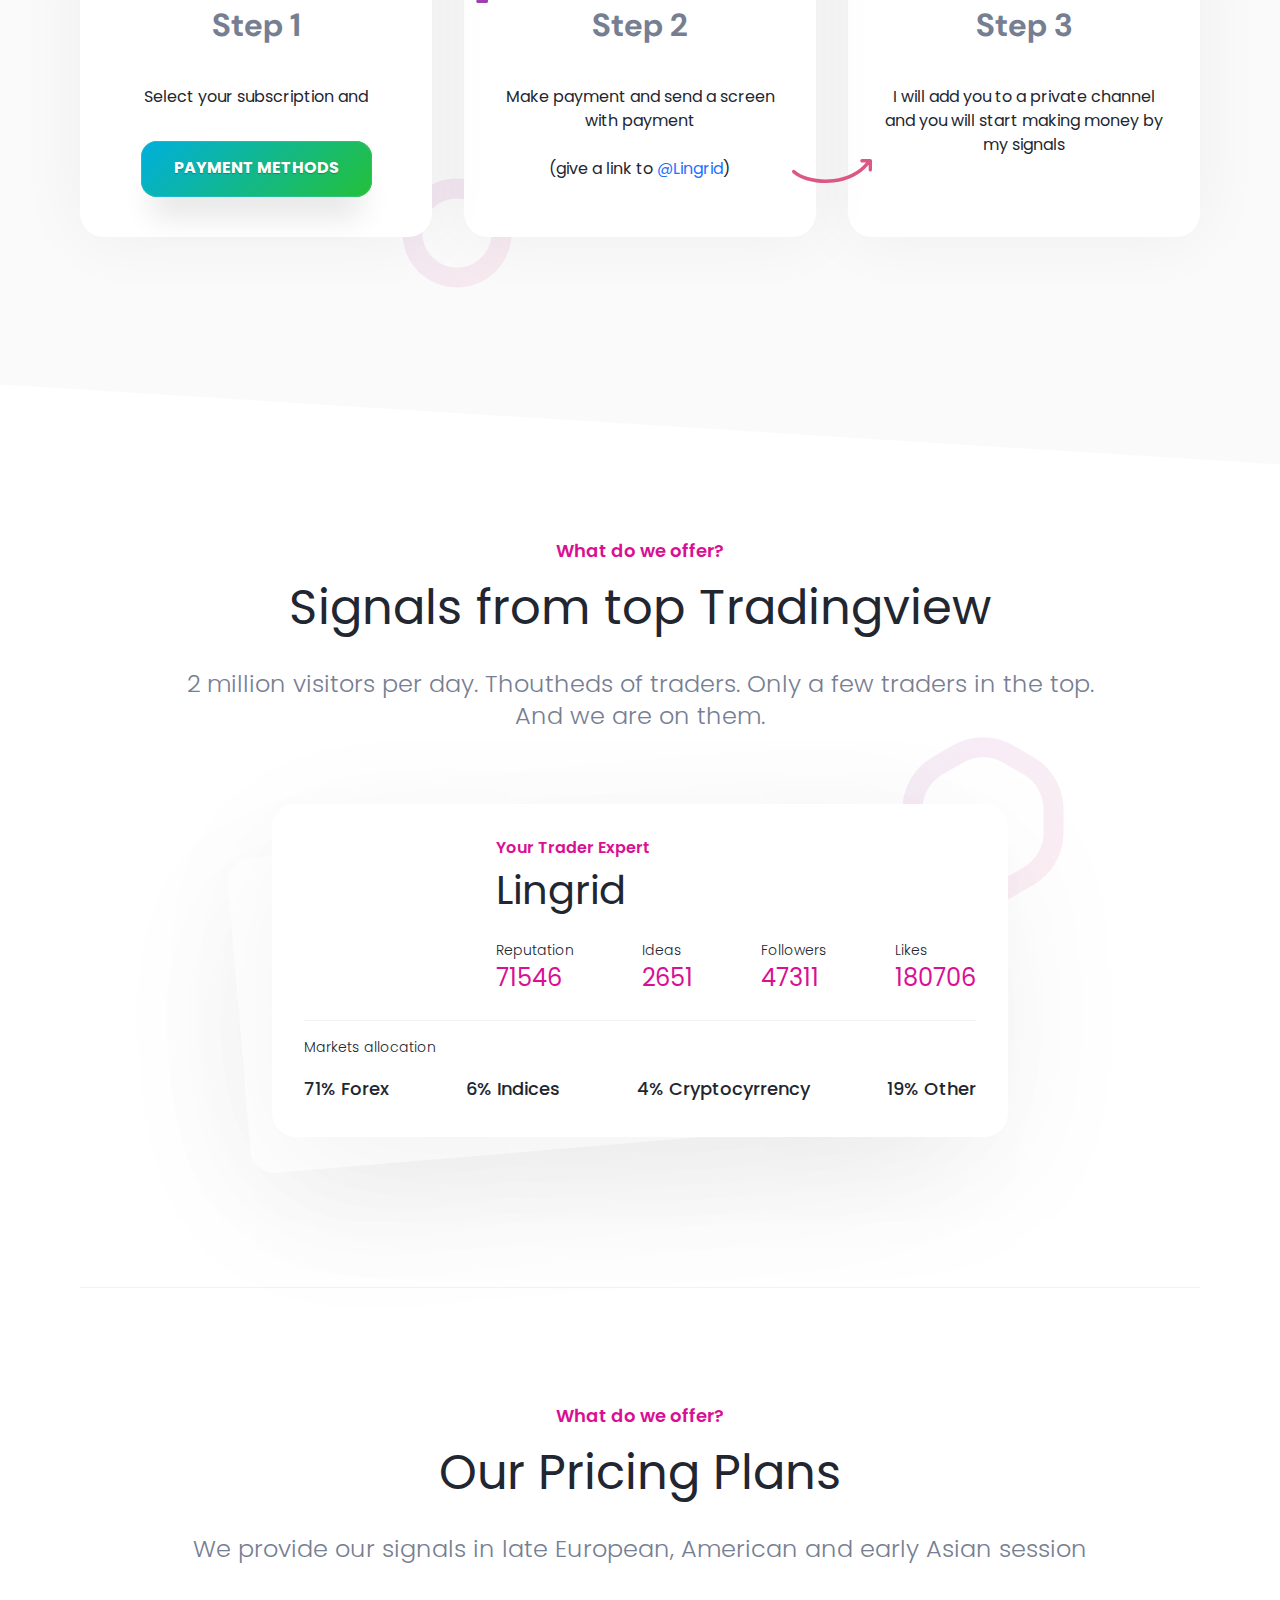
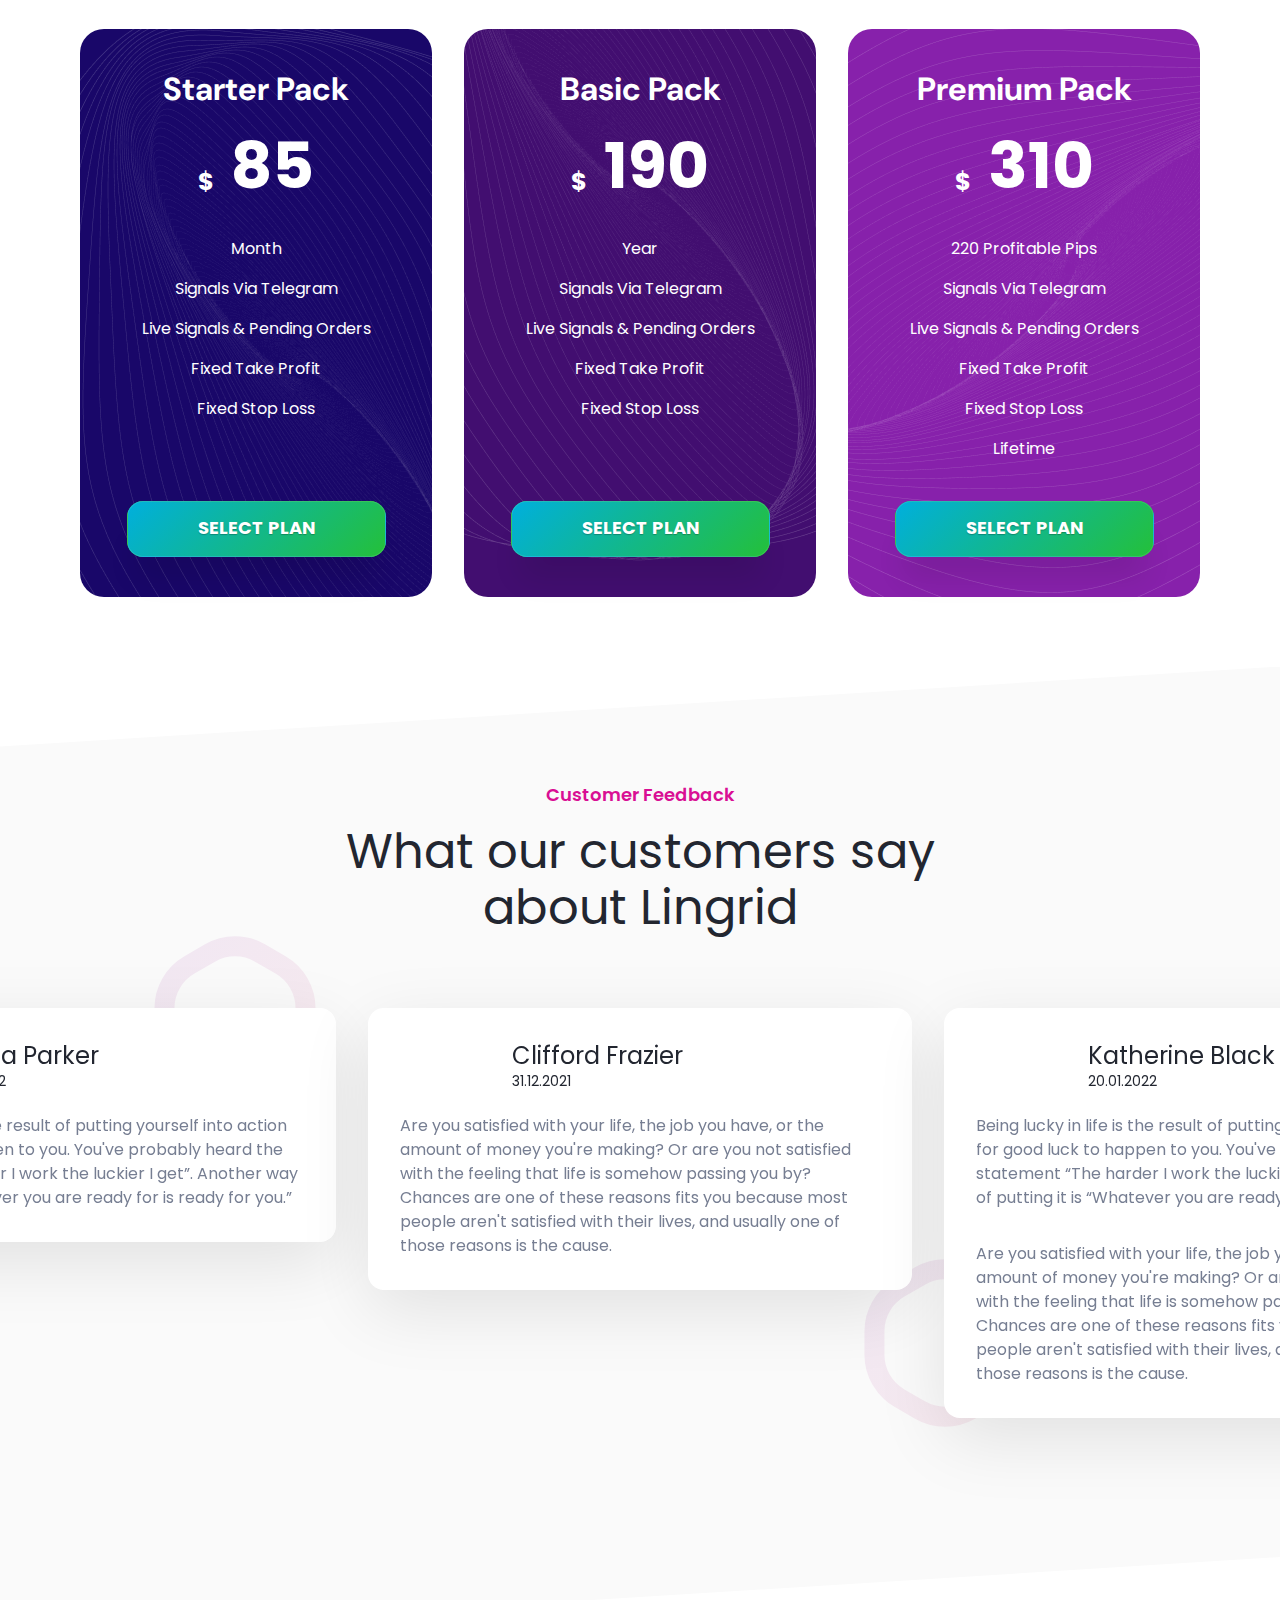
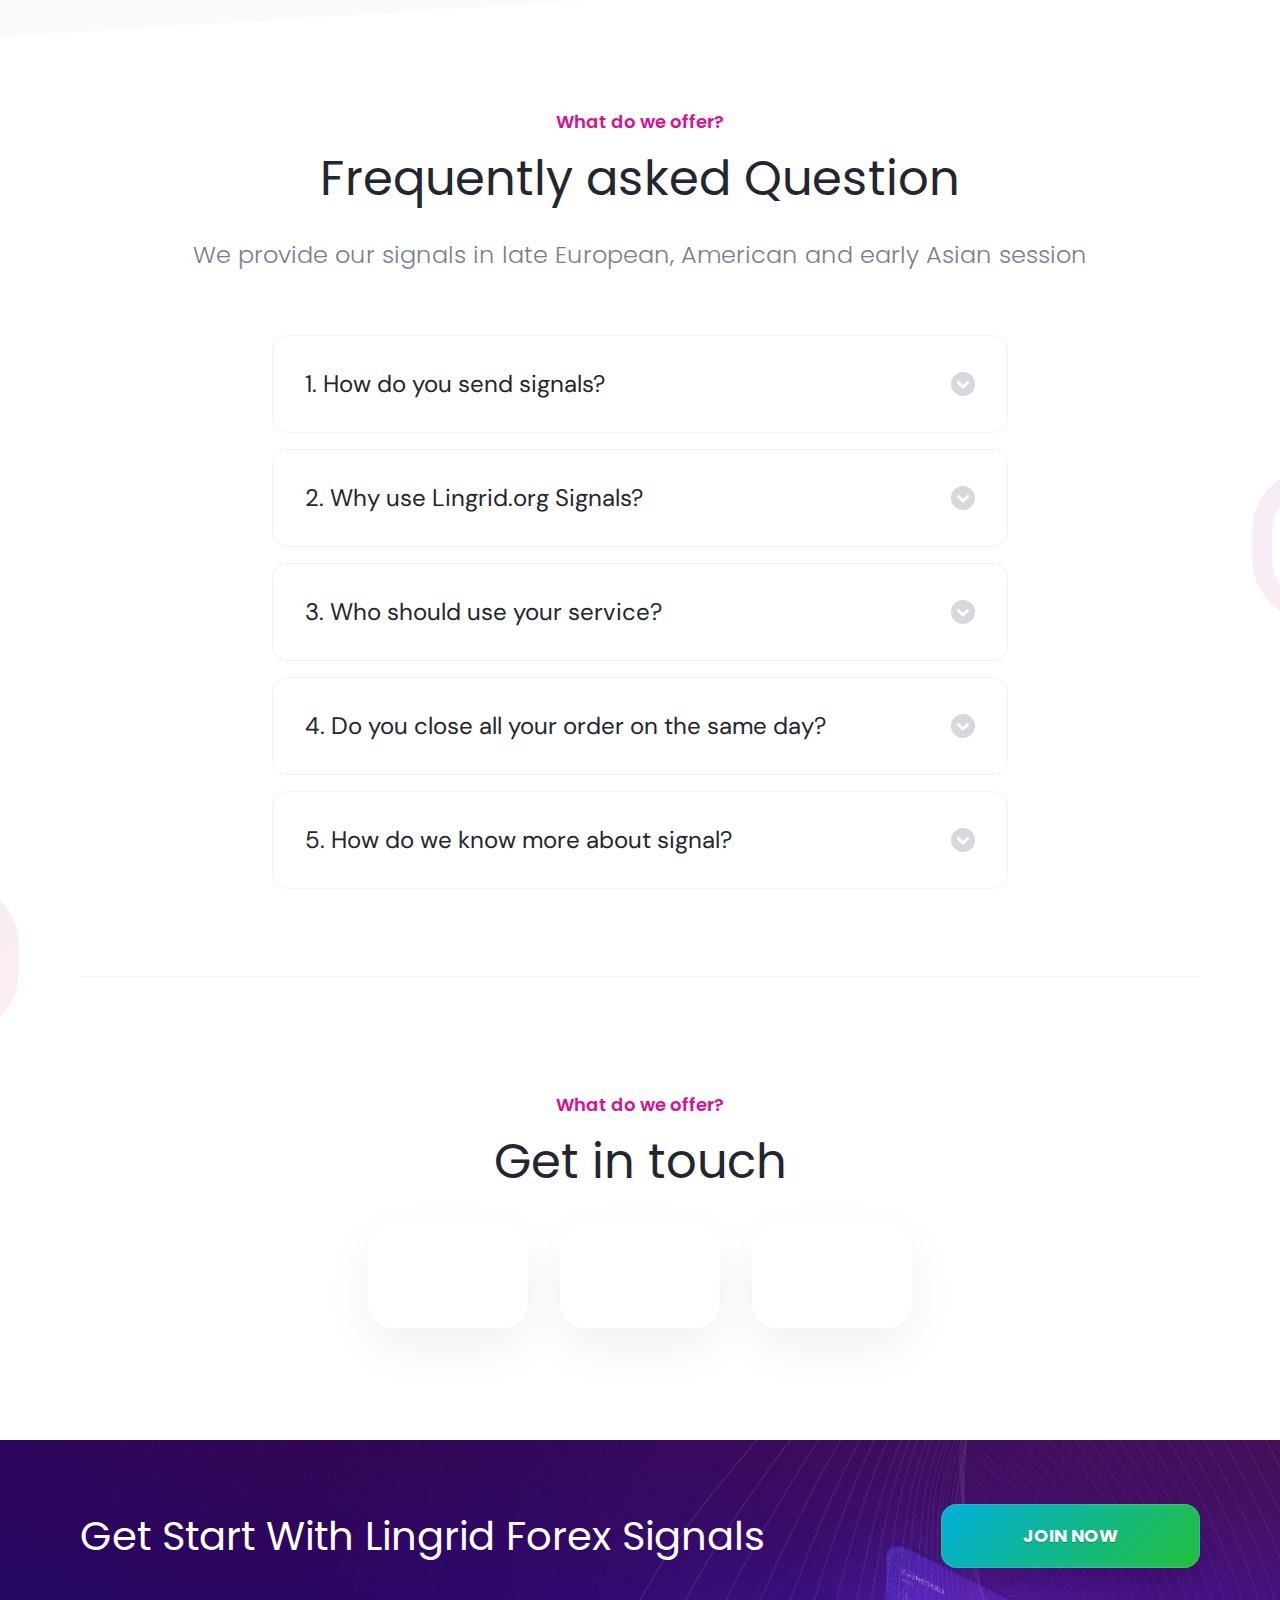
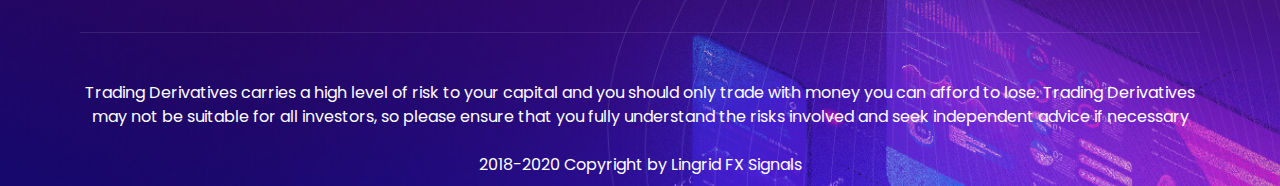
<file: docs/home.html>
<!DOCTYPE html>
<html lang="ru">
	<head>
		<meta charset="utf-8">
		<meta http-equiv="X-UA-Compatible" content="IE=edge">
		<meta name="viewport" content="width=device-width, initial-scale=1, maximum-scale=1, user-scalable=no">
		<meta name="description" content="Lingrid">
		<meta property="og:type" content="website">
		<meta property="og:url" content="">
		<meta property="og:locale" content="ru_RU">
		<meta property="og:title" content="Lingrid">
		<meta property="og:description" content="Lingrid">
		<meta property="vk:image">
		<meta property="og:image" itemprop="image">
		<meta property="og:image:type" content="image/jpeg">
		<meta property="og:image:alt" content="Lingrid">
		<meta name="twitter:card" content="summary">
		<meta name="twitter:title" content="Lingrid">
		<meta name="twitter:description" content="Lingrid">
		<meta name="twitter:image">
		<title>Lingrid</title>
		<link rel="apple-touch-icon" href="images/touch/apple-icon-57x57.png" sizes="57x57">
		<link rel="apple-touch-icon" href="images/touch/apple-icon-60x60.png" sizes="60x60">
		<link rel="apple-touch-icon" href="images/touch/apple-icon-72x72.png" sizes="72x72">
		<link rel="apple-touch-icon" href="images/touch/apple-icon-76x76.png" sizes="76x76">
		<link rel="apple-touch-icon" href="images/touch/apple-icon-114x114.png" sizes="114x114">
		<link rel="apple-touch-icon" href="images/touch/apple-icon-120x120.png" sizes="120x120">
		<link rel="apple-touch-icon" href="images/touch/apple-icon-144x144.png" sizes="144x144">
		<link rel="apple-touch-icon" href="images/touch/apple-icon-152x152.png" sizes="152x152">
		<link rel="apple-touch-icon" href="images/touch/apple-icon-180x180.png" sizes="180x180">
		<link rel="icon" href="favicon.ico">
		<link rel="icon" href="images/touch/favicon-16x16.png" sizes="16x16">
		<link rel="icon" href="images/touch/favicon-32x32.png" sizes="32x32">
		<link rel="icon" href="images/touch/favicon-96x96.png" sizes="96x96">
		<link rel="icon" href="images/touch/android-icon-192x192.png" sizes="196x196">
		<link rel="manifest" href="images/touch/manifest.json">
		<link rel="preconnect" href="https://fonts.googleapis.com">
		<link rel="preconnect" href="https://fonts.gstatic.com" crossorigin="">
		<link href="https://fonts.googleapis.com/css2?family=DM+Sans:wght@400;500;700&amp;family=Poppins:wght@100;200;300;400;500;600;700;800;900&amp;display=swap" rel="stylesheet">
		<link rel="stylesheet" href="css/main.css?v=1651250261174">
	</head>
	<body>
		<div class="wrapper">
			<header>
				<div class="container">
					<div class="header-container">
						<div class="header-block__left">
							<div class="logo"><a href="/"><img class="lazyload" data-srcset="images/logo.png 1x, images/logo@2x.png 2x, images/logo@3x.png 3x," alt="#"></a></div>
						</div><a class="touch-nav navOpenJs" href="#">
							<svg width="16" height="14" viewbox="0 0 16 14" xmlns="http://www.w3.org/2000/svg">
								<path fill-rule="evenodd" clip-rule="evenodd" d="M0 1C0 0.447715 0.447715 0 1 0H15C15.5523 0 16 0.447715 16 1C16 1.55228 15.5523 2 15 2H1C0.447715 2 0 1.55228 0 1ZM0 7C0 6.44772 0.447715 6 1 6H15C15.5523 6 16 6.44772 16 7C16 7.55228 15.5523 8 15 8H1C0.447715 8 0 7.55228 0 7ZM1 12C0.447715 12 0 12.4477 0 13C0 13.5523 0.447715 14 1 14H15C15.5523 14 16 13.5523 16 13C16 12.4477 15.5523 12 15 12H1Z"></path>
							</svg></a>
						<div class="header-block__right navContainerJs">
							<div class="header-block__nav">
								<div class="header-block__nav-section">
									<div class="mobile-close__block navCloseJs"></div>
									<div class="header-block__nav-content">
										<div class="header-block__top"><a class="touch-nav__close navCloseJs" href="#">Close</a></div>
										<ul class="nav">
											<li class="lg-hidden nav-item"><a class="is-active nav-link" href="home.html">Home</a></li>
											<li class="nav-item"><a class="nav-link" href="brokers.html">Brokers</a></li>
											<li class="nav-item"><a class="nav-link" href="pricing.html">Pricing</a></li>
											<li class="nav-item"><a class="nav-link" href="statistics.html">Statistics</a></li>
											<li class="nav-item"><a class="nav-link" href="faq.html">Faq</a></li>
										</ul>
									</div>
								</div>
							</div>
						</div>
					</div>
				</div>
			</header>
			<main>
				<section class="main-bn main-bn__section">
					<picture>
						<source media="(max-width: 767px)" type="image/png" data-srcset="images/bg-home-xs.jpg"><img class="img-responsive lazyload" data-src="images/bg-home.jpg" alt="#">
					</picture>
					<div class="container">
						<div class="main-bn__container">
							<div class="main-bn__content">
								<div class="bn-title">
									<h1 class="is-white">Forex signals. <br> With an over 80% Accuracy</h1>
								</div>
								<div class="bn-text">
									<p class="is-white">Be Successful at the Forex Market. Increase your returns on the Forex &amp; Commodities Market with the help forex signals from trading team.</p>
								</div>
								<div class="bn-action"><a class="btn btn-green" href="#"><span>Join Now</span> </a></div>
							</div>
						</div>
					</div>
				</section>
				<section class="main-trade">
					<div class="container">
						<div class="content">
							<div class="main-trade__content">
								<div class="main-trade__img">
									<picture>
										<source media="(max-width: 767px)" type="image/png" data-srcset="images/img-trade.svg"><img class="img-responsive lazyload" data-src="images/img-trade.svg" alt="#">
									</picture>
									<div class="main-trade__action sm-visible"><a class="btn btn-green" href="#"><span>Join Now</span></a></div>
								</div>
								<div class="main-trade__info">
									<h3 class="center-sm">What do we offer?</h3>
									<div class="section-title center-sm">Trade and Earn in <br> Forex Market!</div>
									<div class="main-trade__text center-sm">
										<p>Forex trading signals - one of the easiest and most effective ways to make money on forex.</p>
										<p>Using trading signals reduces risks, as buyers possess information about the upcoming market volatility and share it with traders. </p>
									</div>
									<div class="main-trade__action sm-hidden"><a class="btn btn-green" href="#"><span>Join Now</span></a></div>
								</div>
							</div>
						</div>
					</div>
				</section>
				<section class="main-features">
					<div class="container">
						<div class="content">
							<div class="main-features__content">
								<h3 class="text-center is-shape"><span>What do we offer?</span></h3>
								<div class="section-title text-center">Key Features</div>
								<div class="main-features__text text-center">
									<p>We provide our signals in late European, American and early Asian session</p>
								</div>
								<div class="main-features__blocks">
									<ul class="features-list">
										<li class="features-item">
											<div class="features-block">
												<div class="features-block__content">
													<div class="features-block__title">Signals per day</div>
													<div class="features-block__text">We provide a minium of <br> 4+ signals / day</div>
												</div>
											</div>
										</li>
										<li class="features-item">
											<div class="features-block">
												<div class="features-block__content">
													<div class="features-block__title">Receive Trade Entry</div>
													<div class="features-block__text">Take-Profit and Stop-Loss. <br> With our Signals </div>
												</div>
											</div>
										</li>
										<li class="features-item">
											<div class="features-block">
												<div class="features-block__content">
													<div class="features-block__title">Accuracy</div>
													<div class="features-block__text">Our forex Signals are more <br> than 80% Accuracy.</div>
												</div>
											</div>
										</li>
										<li class="features-item">
											<div class="features-block">
												<div class="features-block__content">
													<div class="features-block__title">Signals Covers</div>
													<div class="features-block__text">12 Major Pairs & 4 Commodity Pairs.</div>
												</div>
											</div>
										</li>
										<li class="features-item">
											<div class="features-block">
												<div class="features-block__content">
													<div class="features-block__title">Easy Support</div>
													<div class="features-block__text">24/7 - Chat bot</div>
												</div>
											</div>
										</li>
										<li class="features-item">
											<div class="features-block">
												<div class="features-block__content">
													<div class="features-block__title">Signals form TOP</div>
													<div class="features-block__text">on Tradingview.com</div>
												</div>
											</div>
										</li>
									</ul>
								</div>
							</div>
						</div>
					</div>
				</section>
				<section class="main-tarders__world">
					<div class="container">
						<div class="content">
							<div class="main-tarders__world-content">
								<div class="section-title text-center">Tarders from all over the world trust us</div>
								<div class="main-tarders__world-text text-center">
									<p>Now it's your turn.</p>
								</div>
								<div class="main-tarders__world-container">
									<ul class="main-tarders__world-list">
										<li class="main-tarders__world-item">
											<div class="main-tarders__world-block">
												<div class="main-tarders__world-block--icon"><img class="lazyload" data-srcset="images/icons/png/icon-tarders-1.png 1x, images/icons/png/icon-tarders-1@2x.png 2x" alt="#"></div>
												<div class="main-tarders__worldblock--title">TradingView</div>
												<div class="main-tarders__worldblock--text">48 000 Subscribers</div>
												<div class="main-tarders__worldblock--action"><a class="btn btn-green-2" href="#"><span>Join Now</span></a></div>
											</div>
										</li>
										<li class="main-tarders__world-item">
											<div class="main-tarders__world-block">
												<div class="main-tarders__world-block--icon"><img class="lazyload" data-srcset="images/icons/png/icon-tarders-2.png 1x, images/icons/png/icon-tarders-2@2x.png 2x" alt="#"></div>
												<div class="main-tarders__worldblock--title">Telegram</div>
												<div class="main-tarders__worldblock--text">16 400 Subscribers</div>
												<div class="main-tarders__worldblock--action"><a class="btn btn-green-2" href="#"><span>Join Now</span></a></div>
											</div>
										</li>
										<li class="main-tarders__world-item">
											<div class="main-tarders__world-block">
												<div class="main-tarders__world-block--icon"><img class="lazyload" data-srcset="images/icons/png/icon-tarders-3.png 1x, images/icons/png/icon-tarders-3@2x.png 2x" alt="#"></div>
												<div class="main-tarders__worldblock--title">YouTube</div>
												<div class="main-tarders__worldblock--text">7 250 Followers</div>
												<div class="main-tarders__worldblock--action"><a class="btn btn-green-2" href="#"><span>Join Now</span></a></div>
											</div>
										</li>
									</ul>
								</div>
							</div>
						</div>
					</div>
				</section>
				<section class="main-account">
					<div class="container">
						<div class="content">
							<div class="main-account__content">
								<div class="main-account__left">
									<h3 class="center-sm">What do we offer?</h3>
									<div class="section-title center-sm">Account Balance <br> Doesn't Matter</div>
									<div class="main-account__text center-sm">
										<p>PAFX Has Already Helped Countless People Around The World... To Grow Their Trading Accounts.</p>
									</div>
									<div class="main-account__action"><a class="btn btn-green" href="#"><span>View plans</span> </a></div>
								</div>
								<div class="main-account__right">
									<div class="main-account__right-content">
										<div class="main-account__block is-one">
											<div class="main-account__block-title">$56,168</div>
											<div class="main-account__block-text">Profit with <br> $100,000 deposit</div>
										</div>
										<div class="main-account__block is-two">
											<div class="main-account__block-title">$290</div>
											<div class="main-account__block-text">Profit with <br> $404 deposit</div>
										</div>
										<picture>
											<source media="(max-width: 767px)" type="image/png" data-srcset="images/main-account-xs.png 1x, images/main-account-xs@2x.png 2x"><img class="img-responsive lazyload" data-srcset="images/main-account-lg.png 1x, images/main-account-lg@2x.png 2x" alt="#">
										</picture>
									</div>
								</div>
							</div>
						</div>
					</div>
				</section>
				<section class="main-real__time">
					<div class="container">
						<div class="content">
							<div class="main-real__time-content">
								<h3 class="text-center"><span>What do we offer?</span></h3>
								<div class="section-title text-center">Real-Time Accurate Signals</div>
								<div class="main-real__time-text text-center">
									<p>With Proper Risk Management To Ensure Small Losses And Big Profits. </p>
								</div>
								<div class="main-real__time-container">
									<div class="main-real__time-left">
										<div class="main-real__time-img">
											<div class="main-real__time-block is-one">
												<div class="main-real__time-block--title">TraderStat Private signals</div>
												<ul class="main-real__time-block--list">
													<li>GBPAUD SELL now at -1.8850</li>
													<li>SL 1.9110</li>
													<li>TP -1.979</li>
												</ul>
											</div>
											<div class="main-real__time-block is-two">
												<div class="main-real__time-block--title">TraderStat Private signals</div>
												<ul class="main-real__time-block--list">
													<li>EURGBP BUY now at 0.8323</li>
													<li>SL 0.8250</li>
													<li>TP 0.8600</li>
												</ul>
											</div>
											<div class="main-real__time-block is-three">
												<div class="main-real__time-block--title">TraderStat Private signals</div>
												<ul class="main-real__time-block--list">
													<li>AUDUST now at -1.8850</li>
													<li>SL 0.6961</li>
													<li>TP 0.7271</li>
												</ul>
											</div>
											<div class="main-real__time-block is-four">
												<div class="main-real__time-block--title">TraderStat Private signals</div>
												<ul class="main-real__time-block--list">
													<li>GOLD SELL now at 1789.50</li>
													<li>SL 1808</li>
													<li>TP 1755</li>
												</ul>
											</div>
											<picture>
												<source media="(max-width: 767px)" type="image/png" data-srcset="images/real-time-xs@2x.png 2x, images/real-time-xs.png 1x"><img class="img-responsive lazyload" data-srcset="images/real-time-lg.png 1x, images/real-time-lg@2x.png 2x" alt="#">
											</picture>
										</div>
									</div>
									<div class="main-real__time-right">
										<div class="main-real__time-box">
											<div class="main-real__time-box--title">Though forex is a volatile market. Still, </div>
											<ul class="main-real__time-list">
												<li>We Notify The Certain Setup We Are Looking At.</li>
												<li>Detail signal, with SL and TP.</li>
												<li>Small SLs Almost Instantly.</li>
												<li>Time To Time Trail SL To Minimize The Risk.</li>
												<li>And We Always Make Sure To Achieve At Least a 1:2 Risk To Reward Ratio.</li>
											</ul>
										</div>
									</div>
								</div>
							</div>
						</div>
					</div>
				</section>
				<section class="main-video">
					<div class="container">
						<div class="content">
							<div class="main-video__content">
								<h3 class="text-center"><span>What do we offer?</span></h3>
								<div class="section-title text-center">Listen From One of You!</div>
								<div class="video-content">
									<div class="video-slider__big">
										<div class="slider video-main videoMainInit">
											<div class="video-main__slide">
												<div class="video-main__block">
													<div class="video-main__content"><a class="video-play videoPlayJs" href="#"><img class="img-responsive lazyload" data-src="images/video/video-cover.jpg" alt="#"></a>
														<div class="video-main__traders">
															<video width="832" height="468" controls="controls" preload="none" playsinline>
																<source src="video/video1.mp4" type="video/mp4; codecs=&quot;avc1.42E01E, mp4a.40.2&quot;">
															</video>
														</div>
													</div>
												</div>
											</div>
											<div class="video-main__slide">
												<div class="video-main__block">
													<div class="video-main__content"><a class="video-play videoPlayJs" href="#"><img class="img-responsive lazyload" data-src="images/video/video-cover.jpg" alt="#"></a>
														<div class="video-main__traders">
															<video width="832" height="468" controls="controls" preload="none" playsinline>
																<source src="video/video1.mp4" type="video/mp4; codecs=&quot;avc1.42E01E, mp4a.40.2&quot;">
															</video>
														</div>
													</div>
												</div>
											</div>
											<div class="video-main__slide">
												<div class="video-main__block">
													<div class="video-main__content"><a class="video-play videoPlayJs" href="#"><img class="img-responsive lazyload" data-src="images/video/video-cover.jpg" alt="#"></a>
														<div class="video-main__traders">
															<video width="832" height="468" controls="controls" preload="none" playsinline>
																<source src="video/video1.mp4" type="video/mp4; codecs=&quot;avc1.42E01E, mp4a.40.2&quot;">
															</video>
														</div>
													</div>
												</div>
											</div>
											<div class="video-main__slide">
												<div class="video-main__block">
													<div class="video-main__content"><a class="video-play videoPlayJs" href="#"><img class="img-responsive lazyload" data-src="images/video/video-cover.jpg" alt="#"></a>
														<div class="video-main__traders">
															<video width="832" height="468" controls="controls" preload="none" playsinline>
																<source src="video/video1.mp4" type="video/mp4; codecs=&quot;avc1.42E01E, mp4a.40.2&quot;">
															</video>
														</div>
													</div>
												</div>
											</div>
											<div class="video-main__slide">
												<div class="video-main__block">
													<div class="video-main__content"><a class="video-play videoPlayJs" href="#"><img class="img-responsive lazyload" data-src="images/video/video-cover.jpg" alt="#"></a>
														<div class="video-main__traders">
															<video width="832" height="468" controls="controls" preload="none" playsinline>
																<source src="video/video1.mp4" type="video/mp4; codecs=&quot;avc1.42E01E, mp4a.40.2&quot;">
															</video>
														</div>
													</div>
												</div>
											</div>
											<div class="video-main__slide">
												<div class="video-main__block">
													<div class="video-main__content"><a class="video-play videoPlayJs" href="#"><img class="img-responsive lazyload" data-src="images/video/video-cover.jpg" alt="#"></a>
														<div class="video-main__traders">
															<video width="832" height="468" controls="controls" preload="none" playsinline>
																<source src="video/video1.mp4" type="video/mp4; codecs=&quot;avc1.42E01E, mp4a.40.2&quot;">
															</video>
														</div>
													</div>
												</div>
											</div>
											<div class="video-main__slide">
												<div class="video-main__block">
													<div class="video-main__content"><a class="video-play videoPlayJs" href="#"><img class="img-responsive lazyload" data-src="images/video/video-cover.jpg" alt="#"></a>
														<div class="video-main__traders">
															<video width="832" height="468" controls="controls" preload="none" playsinline>
																<source src="video/video1.mp4" type="video/mp4; codecs=&quot;avc1.42E01E, mp4a.40.2&quot;">
															</video>
														</div>
													</div>
												</div>
											</div>
											<div class="video-main__slide">
												<div class="video-main__block">
													<div class="video-main__content"><a class="video-play videoPlayJs" href="#"><img class="img-responsive lazyload" data-src="images/video/video-cover.jpg" alt="#"></a>
														<div class="video-main__traders">
															<video width="832" height="468" controls="controls" preload="none" playsinline>
																<source src="video/video1.mp4" type="video/mp4; codecs=&quot;avc1.42E01E, mp4a.40.2&quot;">
															</video>
														</div>
													</div>
												</div>
											</div>
										</div>
									</div>
									<div class="video-slider__thumbs">
										<div class="video-slider__thumbs-container">
											<div class="slider video-thumb videoThumbInit slider-style__pink">
												<div class="video-thumb__slide">
													<div class="video-thumb__block">
														<div class="video-thumb__img"><img class="img-responsive lazyload" data-srcset="images/video/video-author1.jpg 1x, images/video/video-author1@2x.jpg 2x" alt="#"></div>
														<div class="video-thumb__author">Mabel Gross</div>
													</div>
												</div>
												<div class="video-thumb__slide">
													<div class="video-thumb__block">
														<div class="video-thumb__img"><img class="img-responsive lazyload" data-srcset="images/video/video-author2.jpg 1x, images/video/video-author2@2x.jpg 2x" alt="#"></div>
														<div class="video-thumb__author">Hannah Parker</div>
													</div>
												</div>
												<div class="video-thumb__slide">
													<div class="video-thumb__block">
														<div class="video-thumb__img"><img class="img-responsive lazyload" data-srcset="images/video/video-author3.jpg 1x, images/video/video-author3@2x.jpg 2x" alt="#"></div>
														<div class="video-thumb__author">Pearl Osborne</div>
													</div>
												</div>
												<div class="video-thumb__slide">
													<div class="video-thumb__block">
														<div class="video-thumb__img"><img class="img-responsive lazyload" data-srcset="images/video/video-author4.jpg 1x, images/video/video-author4@2x.jpg 2x" alt="#"></div>
														<div class="video-thumb__author">Esther Christensen</div>
													</div>
												</div>
												<div class="video-thumb__slide">
													<div class="video-thumb__block">
														<div class="video-thumb__img"><img class="img-responsive lazyload" data-srcset="images/video/video-author5.jpg 1x, images/video/video-author5@2x.jpg 2x" alt="#"></div>
														<div class="video-thumb__author">Clifford Frazier</div>
													</div>
												</div>
												<div class="video-thumb__slide">
													<div class="video-thumb__block">
														<div class="video-thumb__img"><img class="img-responsive lazyload" data-srcset="images/video/video-author1.jpg 1x, images/video/video-author1@2x.jpg 2x" alt="#"></div>
														<div class="video-thumb__author">Mabel Gross</div>
													</div>
												</div>
												<div class="video-thumb__slide">
													<div class="video-thumb__block">
														<div class="video-thumb__img"><img class="img-responsive lazyload" data-srcset="images/video/video-author2.jpg 1x, images/video/video-author2@2x.jpg 2x" alt="#"></div>
														<div class="video-thumb__author">Hannah Parker</div>
													</div>
												</div>
												<div class="video-thumb__slide">
													<div class="video-thumb__block">
														<div class="video-thumb__img"><img class="img-responsive lazyload" data-srcset="images/video/video-author3.jpg 1x, images/video/video-author3@2x.jpg 2x" alt="#"></div>
														<div class="video-thumb__author">Pearl Osborne</div>
													</div>
												</div>
											</div>
										</div>
									</div>
								</div>
							</div>
						</div>
					</div>
				</section>
				<section class="main-private">
					<div class="main-private__container">
						<div class="container">
							<div class="content">
								<div class="main-private__content">
									<h3 class="text-center">What do we offer?</h3>
									<div class="section-title text-center">How to get private signals?</div>
									<div class="main-private__text text-center">
										<p>Place the orders on exact price with Take-profit and Stop-loss which you received in your Mobile. </p>
										<p>We are always ready to help you at any time with our best forex signals.</p>
									</div>
									<div class="main-private__steps">
										<ul class="private-step__list">
											<li class="private-step__item is-step__one">
												<div class="private-step__block">
													<div class="private-step__block-icon">
														<div><img class="lazyload" data-src="images/icons/svg/icon-step-1.svg" alt="#"></div>
													</div>
													<div class="private-step__block-title">Step 1</div>
													<div class="private-step__block-text">
														<p>Select your subscription and</p>
													</div>
													<div class="private-step__block-action"><a class="btn btn-green" href="#"><span>Payment methods </span></a></div>
												</div>
											</li>
											<li class="private-step__item is-step__two">
												<div class="private-step__block">
													<div class="private-step__block-icon">
														<div><img class="lazyload" data-src="images/icons/svg/icon-step-2.svg" alt="#"></div>
													</div>
													<div class="private-step__block-title">Step 2</div>
													<div class="private-step__block-text"> 
														<p>Make payment and send a screen with payment</p>
														<p>(give a link to <a href="#" target="blank">@Lingrid</a>)</p>
													</div>
												</div>
											</li>
											<li class="private-step__item is-step__three">
												<div class="private-step__block">
													<div class="private-step__block-icon">
														<div><img class="lazyload" data-src="images/icons/svg/icon-step-3.svg" alt="#"></div>
													</div>
													<div class="private-step__block-title">Step 3</div>
													<div class="private-step__block-text">
														<p>I will add you to a private channel and you will start making money by my signals</p>
													</div>
												</div>
											</li>
										</ul>
									</div>
								</div>
							</div>
						</div>
					</div>
				</section>
				<section class="main-signals">
					<div class="container">
						<div class="content">
							<div class="main-signals__content">
								<h3 class="text-center">What do we offer?</h3>
								<div class="section-title text-center">Signals from top Tradingview</div>
								<div class="main-signals__text text-center">
									<p>2 million visitors per day. Thoutheds of traders. Only a few traders in the top. <br> And we are on them.</p>
								</div>
								<div class="main-signals__container">
									<div class="main-expert">
										<div class="main-expert__content">
											<div class="main-expert__header">
												<div class="main-expert__img xs-hidden">
													<div>
														<picture>
															<source media="(max-width: 767px)" type="image/png" data-srcset="images/simple.png"><img class="img-responsive lazyload" data-srcset="images/expert.jpg 1x, images/expert@2x.jpg 2x" alt="#">
														</picture>
													</div>
												</div>
												<div class="main-expert__info">
													<div class="main-expert__info-top">
														<div class="main-expert__info-left">
															<div class="main-expert__info-title">Your Trader Expert</div>
															<div class="main-expert__info-name">Lingrid</div>
														</div>
														<div class="main-expert__info-right"><a class="main-expert__link" href="#"><img class="lazyload" data-src="images/icons/svg/icon-arrow-pink.svg" alt="#"></a></div>
													</div>
													<div class="main-expert__img xs-visible">
														<div>
															<picture>
																<source media="(max-width: 767px)" type="image/png" data-srcset="images/expert.jpg 1x, images/expert@2x.jpg 2x"><img class="img-responsive lazyload" data-srcset="images/simple.png" alt="#">
															</picture>
														</div>
													</div>
													<div class="main-expert__info-bottom">
														<ul class="main-expert__list">
															<li>
																<div class="main-expert__list-title">Reputation</div>
																<div class="main-expert__list-val">71546</div>
															</li>
															<li>
																<div class="main-expert__list-title">Ideas</div>
																<div class="main-expert__list-val">2651</div>
															</li>
															<li>
																<div class="main-expert__list-title">Followers</div>
																<div class="main-expert__list-val">47311</div>
															</li>
															<li>
																<div class="main-expert__list-title">Likes</div>
																<div class="main-expert__list-val">180706</div>
															</li>
														</ul>
													</div>
												</div>
											</div>
											<div class="main-expert__body">
												<div class="main-expert__body-title">Markets allocation</div>
												<div class="clear"></div>
												<ul class="main-expert__body-list">
													<li>71% Forex </li>
													<li>6% Indices</li>
													<li>4% Cryptocyrrency</li>
													<li>19% Other</li>
												</ul>
											</div>
										</div>
									</div>
								</div>
							</div>
						</div>
					</div>
				</section>
				<section class="main-pricing">
					<div class="container">
						<div class="content">
							<div class="main-pricing__content">
								<h3 class="text-center"><span>What do we offer?</span></h3>
								<div class="section-title text-center">Our Pricing Plans</div>
								<div class="main-pricing__text text-center">
									<p>We provide our signals in late European, American and early Asian session</p>
								</div>
								<div class="main-pricing__plans">
									<ul class="main-pricing__list">
										<li class="main-pricing__item">
											<div class="main-pricing__block planeStarter">
												<div class="main-pricing__top">
													<div class="main-pricing__title">Starter Pack</div>
													<div class="main-pricing__price">
														<div class="main-pricing__currency">$</div>
														<div class="main-pricing__value">85</div>
													</div>
													<ul class="main-plan__list">
														<li>Month</li>
														<li>Signals Via Telegram</li>
														<li>Live Signals &amp; Pending Orders</li>
														<li>Fixed Take Profit</li>
														<li>Fixed Stop Loss</li>
													</ul>
												</div>
												<div class="main-pricing__bottom"><a class="btn btn-green" href="#"><span>Select Plan</span> </a></div>
											</div>
										</li>
										<li class="main-pricing__item">
											<div class="main-pricing__block planeBasic">
												<div class="main-pricing__top">
													<div class="main-pricing__title">Basic Pack</div>
													<div class="main-pricing__price">
														<div class="main-pricing__currency">$</div>
														<div class="main-pricing__value">190</div>
													</div>
													<ul class="main-plan__list">
														<li>Year</li>
														<li>Signals Via Telegram</li>
														<li>Live Signals &amp; Pending Orders</li>
														<li>Fixed Take Profit</li>
														<li>Fixed Stop Loss</li>
													</ul>
												</div>
												<div class="main-pricing__bottom"><a class="btn btn-green" href="#"><span>Select Plan</span> </a></div>
											</div>
										</li>
										<li class="main-pricing__item">
											<div class="main-pricing__block planePremium">
												<div class="main-pricing__top">
													<div class="main-pricing__title">Premium Pack</div>
													<div class="main-pricing__price">
														<div class="main-pricing__currency">$</div>
														<div class="main-pricing__value">310</div>
													</div>
													<ul class="main-plan__list">
														<li>220 Profitable Pips</li>
														<li>Signals Via Telegram</li>
														<li>Live Signals &amp; Pending Orders</li>
														<li>Fixed Take Profit</li>
														<li>Fixed Stop Loss</li>
														<li>Lifetime</li>
													</ul>
												</div>
												<div class="main-pricing__bottom"><a class="btn btn-green" href="#"><span>Select Plan</span> </a></div>
											</div>
										</li>
									</ul>
								</div>
							</div>
						</div>
					</div>
				</section>
				<section class="main-feedback">
					<div class="main-feedback__container xs-hidden">
						<div class="container">
							<div class="content">
								<div class="main-feedback__content">
									<h3 class="text-center"><span>Customer Feedback</span></h3>
									<div class="section-title text-center">What our customers say <br> about Lingrid </div>
								</div>
							</div>
						</div>
					</div>
					<div class="main-feedback__slider">
						<div class="main-feedback__slider-content">
							<div class="slider feedback-slider feedbackSliderInit slider-style__pink">
								<div class="feedback-slide">
									<div class="feedback-slide__block collapse">
										<div class="feedback-slide__body">
											<div class="feedback-slide__header">
												<div class="feedback-slide__icon">
													<div><img class="img-responsive lazyload" data-srcset="images/feedback-icon-1.jpg 1x, images/feedback-icon-1@2x.jpg 2x" alt="#"></div>
												</div>
												<div class="feedback-slide__info">
													<div class="feedback-slide__info-customer xs-visible">Customer Feedback</div>
													<div class="feedback-slide__info-name">Clifford Frazier</div>
													<div class="feedback-slide__info-date xs-hidden">31.12.2021</div>
												</div>
											</div>
											<div class="feedback-slide__content">
												<div class="feedback-slide__text collapse-block">
													<div class="feedback-slide__box collapse-block__content">
														<p>Are you satisfied with your life, the job you have, or the amount of money you're making? Or are you not satisfied with the feeling that life is somehow passing you by? Chances are one of these reasons fits you because most people aren't satisfied with their lives, and usually one of those reasons is the cause.</p>
													</div>
												</div>
											</div>
										</div>
										<div class="feedback-slide__footer xs-visible">
											<ul class="feedback-slide__footer-list">
												<li class="item-feedback__read-more collapseJs"><a class="btn btn-white btn__more-collapse collapseMoreJs" href="#" data-text="Learn More" data-change="Hide More" data-height="192">Learn More</a></li>
												<li><a class="btn btn-green" href="#"><span>Join Now</span></a></li>
											</ul>
										</div>
									</div>
								</div>
								<div class="feedback-slide">
									<div class="feedback-slide__block collapse">
										<div class="feedback-slide__body">
											<div class="feedback-slide__header">
												<div class="feedback-slide__icon">
													<div><img class="img-responsive lazyload" data-srcset="images/feedback-icon-1.jpg 1x, images/feedback-icon-1@2x.jpg 2x" alt="#"></div>
												</div>
												<div class="feedback-slide__info">
													<div class="feedback-slide__info-customer xs-visible">Customer Feedback</div>
													<div class="feedback-slide__info-name">Katherine Black</div>
													<div class="feedback-slide__info-date xs-hidden">20.01.2022</div>
												</div>
											</div>
											<div class="feedback-slide__content">
												<div class="feedback-slide__text collapse-block">
													<div class="feedback-slide__box collapse-block__content">
														<p>Being lucky in life is the result of putting yourself into action for good luck to happen to you. You've probably heard the statement “The harder I work the luckier I get”. Another way of putting it is “Whatever you are ready for is ready for you.”</p>
														<p>Are you satisfied with your life, the job you have, or the amount of money you're making? Or are you not satisfied with the feeling that life is somehow passing you by? Chances are one of these reasons fits you because most people aren't satisfied with their lives, and usually one of those reasons is the cause.</p>
													</div>
												</div>
											</div>
										</div>
										<div class="feedback-slide__footer xs-visible">
											<ul class="feedback-slide__footer-list">
												<li class="item-feedback__read-more collapseJs"><a class="btn btn-white btn__more-collapse collapseMoreJs" href="#" data-text="Learn More" data-change="Hide More" data-height="192">Learn More</a></li>
												<li><a class="btn btn-green" href="#"><span>Join Now</span></a></li>
											</ul>
										</div>
									</div>
								</div>
								<div class="feedback-slide">
									<div class="feedback-slide__block collapse">
										<div class="feedback-slide__body">
											<div class="feedback-slide__header">
												<div class="feedback-slide__icon">
													<div><img class="img-responsive lazyload" data-srcset="images/feedback-icon-1.jpg 1x, images/feedback-icon-1@2x.jpg 2x" alt="#"></div>
												</div>
												<div class="feedback-slide__info">
													<div class="feedback-slide__info-customer xs-visible">Customer Feedback</div>
													<div class="feedback-slide__info-name">Hanna Parker</div>
													<div class="feedback-slide__info-date xs-hidden">14.02.2022</div>
												</div>
											</div>
											<div class="feedback-slide__content">
												<div class="feedback-slide__text collapse-block">
													<div class="feedback-slide__box collapse-block__content">
														<p>Being lucky in life is the result of putting yourself into action for good luck to happen to you. You've probably heard the statement “The harder I work the luckier I get”. Another way of putting it is “Whatever you are ready for is ready for you.”</p>
													</div>
												</div>
											</div>
										</div>
										<div class="feedback-slide__footer xs-visible">
											<ul class="feedback-slide__footer-list">
												<li class="item-feedback__read-more collapseJs"><a class="btn btn-white btn__more-collapse collapseMoreJs" href="#" data-text="Learn More" data-change="Hide More" data-height="192">Learn More</a></li>
												<li><a class="btn btn-green" href="#"><span>Join Now</span></a></li>
											</ul>
										</div>
									</div>
								</div>
								<div class="feedback-slide">
									<div class="feedback-slide__block collapse">
										<div class="feedback-slide__body">
											<div class="feedback-slide__header">
												<div class="feedback-slide__icon">
													<div><img class="img-responsive lazyload" data-srcset="images/feedback-icon-1.jpg 1x, images/feedback-icon-1@2x.jpg 2x" alt="#"></div>
												</div>
												<div class="feedback-slide__info">
													<div class="feedback-slide__info-customer xs-visible">Customer Feedback</div>
													<div class="feedback-slide__info-name">Clifford Frazier</div>
													<div class="feedback-slide__info-date xs-hidden">31.12.2021</div>
												</div>
											</div>
											<div class="feedback-slide__content">
												<div class="feedback-slide__text collapse-block">
													<div class="feedback-slide__box collapse-block__content">
														<p>Are you satisfied with your life, the job you have, or the amount of money you're making? Or are you not satisfied with the feeling that life is somehow passing you by? Chances are one of these reasons fits you because most people aren't satisfied with their lives, and usually one of those reasons is the cause.</p>
													</div>
												</div>
											</div>
										</div>
										<div class="feedback-slide__footer xs-visible">
											<ul class="feedback-slide__footer-list">
												<li class="item-feedback__read-more collapseJs"><a class="btn btn-white btn__more-collapse collapseMoreJs" href="#" data-text="Learn More" data-change="Hide More" data-height="192">Learn More</a></li>
												<li><a class="btn btn-green" href="#"><span>Join Now</span></a></li>
											</ul>
										</div>
									</div>
								</div>
								<div class="feedback-slide">
									<div class="feedback-slide__block collapse">
										<div class="feedback-slide__body">
											<div class="feedback-slide__header">
												<div class="feedback-slide__icon">
													<div><img class="img-responsive lazyload" data-srcset="images/feedback-icon-1.jpg 1x, images/feedback-icon-1@2x.jpg 2x" alt="#"></div>
												</div>
												<div class="feedback-slide__info">
													<div class="feedback-slide__info-customer xs-visible">Customer Feedback</div>
													<div class="feedback-slide__info-name">Katherine Black</div>
													<div class="feedback-slide__info-date xs-hidden">20.01.2022</div>
												</div>
											</div>
											<div class="feedback-slide__content">
												<div class="feedback-slide__text collapse-block">
													<div class="feedback-slide__box collapse-block__content">
														<p>Being lucky in life is the result of putting yourself into action for good luck to happen to you. You've probably heard the statement “The harder I work the luckier I get”. Another way of putting it is “Whatever you are ready for is ready for you.”</p>
														<p>Are you satisfied with your life, the job you have, or the amount of money you're making? Or are you not satisfied with the feeling that life is somehow passing you by? Chances are one of these reasons fits you because most people aren't satisfied with their lives, and usually one of those reasons is the cause.</p>
													</div>
												</div>
											</div>
										</div>
										<div class="feedback-slide__footer xs-visible">
											<ul class="feedback-slide__footer-list">
												<li class="item-feedback__read-more collapseJs"><a class="btn btn-white btn__more-collapse collapseMoreJs" href="#" data-text="Learn More" data-change="Hide More" data-height="192">Learn More</a></li>
												<li><a class="btn btn-green" href="#"><span>Join Now</span></a></li>
											</ul>
										</div>
									</div>
								</div>
								<div class="feedback-slide">
									<div class="feedback-slide__block collapse">
										<div class="feedback-slide__body">
											<div class="feedback-slide__header">
												<div class="feedback-slide__icon">
													<div><img class="img-responsive lazyload" data-srcset="images/feedback-icon-1.jpg 1x, images/feedback-icon-1@2x.jpg 2x" alt="#"></div>
												</div>
												<div class="feedback-slide__info">
													<div class="feedback-slide__info-customer xs-visible">Customer Feedback</div>
													<div class="feedback-slide__info-name">Hanna Parker</div>
													<div class="feedback-slide__info-date xs-hidden">14.02.2022</div>
												</div>
											</div>
											<div class="feedback-slide__content">
												<div class="feedback-slide__text collapse-block">
													<div class="feedback-slide__box collapse-block__content">
														<p>Being lucky in life is the result of putting yourself into action for good luck to happen to you. You've probably heard the statement “The harder I work the luckier I get”. Another way of putting it is “Whatever you are ready for is ready for you.”</p>
													</div>
												</div>
											</div>
										</div>
										<div class="feedback-slide__footer xs-visible">
											<ul class="feedback-slide__footer-list">
												<li class="item-feedback__read-more collapseJs"><a class="btn btn-white btn__more-collapse collapseMoreJs" href="#" data-text="Learn More" data-change="Hide More" data-height="192">Learn More</a></li>
												<li><a class="btn btn-green" href="#"><span>Join Now</span></a></li>
											</ul>
										</div>
									</div>
								</div>
							</div>
						</div>
					</div>
				</section>
				<section class="main-faq">
					<div class="container">
						<div class="content">
							<div class="main-faq__content">
								<h3 class="text-center"><span>What do we offer?</span></h3>
								<div class="section-title text-center">Frequently asked Question</div>
								<div class="main-faq__text text-center">
									<p>We provide our signals in late European, American and early Asian session</p>
								</div>
								<div class="main-faq__container">
									<ul class="main-faq__list">
										<li class="main-faq__item"><a class="main-faq__header faqJs" href="#">1. How do you send signals?</a>
											<div class="main-faq__block">
												<p>Here are 5 main reasons you should use Lingrid.org Signals.</p>
												<ul>
													<li>1. I am the top author of the main analytical platform Tradingview.com</li>
													<li>2. FREEDOM &amp; STRESS LESS - an average of 4 signals per day! Enjoy life and money!</li>
													<li>3. SIGNAL UPDATES. We sent you messages every time a transaction was opened or changed, so you do not need to guess what is happening.</li>
													<li>4. HONESTY - Our results are 100% real-time and true.</li>
													<li>5. SIMPLE - No second interpretations. All transactions have specific stop loss and goals. What we get, you get.</li>
												</ul>
											</div>
										</li>
										<li class="main-faq__item"><a class="main-faq__header faqJs" href="#">2. Why use Lingrid.org Signals?</a>
											<div class="main-faq__block">
												<p>Here are 5 main reasons you should use Lingrid.org Signals.</p>
												<ul>
													<li>1. I am the top author of the main analytical platform Tradingview.com</li>
													<li>2. FREEDOM &amp; STRESS LESS - an average of 4 signals per day! Enjoy life and money!</li>
													<li>3. SIGNAL UPDATES. We sent you messages every time a transaction was opened or changed, so you do not need to guess what is happening.</li>
													<li>4. HONESTY - Our results are 100% real-time and true.</li>
													<li>5. SIMPLE - No second interpretations. All transactions have specific stop loss and goals. What we get, you get.</li>
												</ul>
											</div>
										</li>
										<li class="main-faq__item"><a class="main-faq__header faqJs" href="#">3. Who should use your service?</a>
											<div class="main-faq__block">
												<p>Here are 5 main reasons you should use Lingrid.org Signals.</p>
												<ul>
													<li>1. I am the top author of the main analytical platform Tradingview.com</li>
													<li>2. FREEDOM &amp; STRESS LESS - an average of 4 signals per day! Enjoy life and money!</li>
													<li>3. SIGNAL UPDATES. We sent you messages every time a transaction was opened or changed, so you do not need to guess what is happening.</li>
													<li>4. HONESTY - Our results are 100% real-time and true.</li>
													<li>5. SIMPLE - No second interpretations. All transactions have specific stop loss and goals. What we get, you get.</li>
												</ul>
											</div>
										</li>
										<li class="main-faq__item"><a class="main-faq__header faqJs" href="#">4. Do you close all your order on the same day?</a>
											<div class="main-faq__block">
												<p>Here are 5 main reasons you should use Lingrid.org Signals.</p>
												<ul>
													<li>1. I am the top author of the main analytical platform Tradingview.com</li>
													<li>2. FREEDOM &amp; STRESS LESS - an average of 4 signals per day! Enjoy life and money!</li>
													<li>3. SIGNAL UPDATES. We sent you messages every time a transaction was opened or changed, so you do not need to guess what is happening.</li>
													<li>4. HONESTY - Our results are 100% real-time and true.</li>
													<li>5. SIMPLE - No second interpretations. All transactions have specific stop loss and goals. What we get, you get.</li>
												</ul>
											</div>
										</li>
										<li class="main-faq__item"><a class="main-faq__header faqJs" href="#">5. How do we know more about signal?</a>
											<div class="main-faq__block">
												<p>Here are 5 main reasons you should use Lingrid.org Signals.</p>
												<ul>
													<li>1. I am the top author of the main analytical platform Tradingview.com</li>
													<li>2. FREEDOM &amp; STRESS LESS - an average of 4 signals per day! Enjoy life and money!</li>
													<li>3. SIGNAL UPDATES. We sent you messages every time a transaction was opened or changed, so you do not need to guess what is happening.</li>
													<li>4. HONESTY - Our results are 100% real-time and true.</li>
													<li>5. SIMPLE - No second interpretations. All transactions have specific stop loss and goals. What we get, you get.</li>
												</ul>
											</div>
										</li>
									</ul>
								</div>
							</div>
						</div>
					</div>
				</section>
				<section class="main-touch xs-hidden">
					<div class="container">
						<div class="content">
							<div class="main-touch__content">
								<h3 class="text-center"><span>What do we offer?</span></h3>
								<div class="section-title text-center">Get in touch</div>
							</div>
							<div class="main-touch__container">
								<ul class="main-touch__list">
									<li><a class="main-touch__block" href="#"><img class="img-responsive lazyload" data-srcset="images/icons/png/icon-inst.png 1x, images/icons/png/icon-inst@2x.png 2x" alt="#"></a></li>
									<li><a class="main-touch__block" href="#"><img class="img-responsive lazyload" data-srcset="images/icons/png/icon-yt.png 1x, images/icons/png/icon-yt@2x.png 2x" alt="#"></a></li>
									<li><a class="main-touch__block" href="#"><img class="img-responsive lazyload" data-srcset="images/icons/png/icon-ts.png 1x, images/icons/png/icon-ts@2x.png 2x" alt="#"></a></li>
								</ul>
							</div>
						</div>
					</div>
				</section>
			</main>
		</div>
		<footer>
			<div class="container">
				<div class="footer-head">
					<div class="footer-head__left">Get Start With Lingrid Forex Signals</div>
					<div class="footer-head__right"><a class="btn btn-green" href="#"><span>Join Now</span></a></div>
				</div>
				<div class="footer-body">
					<p>Trading Derivatives carries a high level of risk to your capital and you should only trade with money you can afford to lose. Trading Derivatives may not be suitable for all investors, so please ensure that you fully understand the risks involved and seek independent advice if necessary</p>
					<p>2018-2020 Copyright by Lingrid FX Signals</p>
				</div>
			</div>
		</footer>
		<script src="js/jquery.min.js?v=1651250261175"></script>
		<script src="js/slick.min.js?v=1651250261175"></script>
		<script src="js/common.js?v=1651250261175"></script>
		<script src="js/lazysizes.min.js?v=1651250261175" async=""></script>
	</body>
</html>
</file>
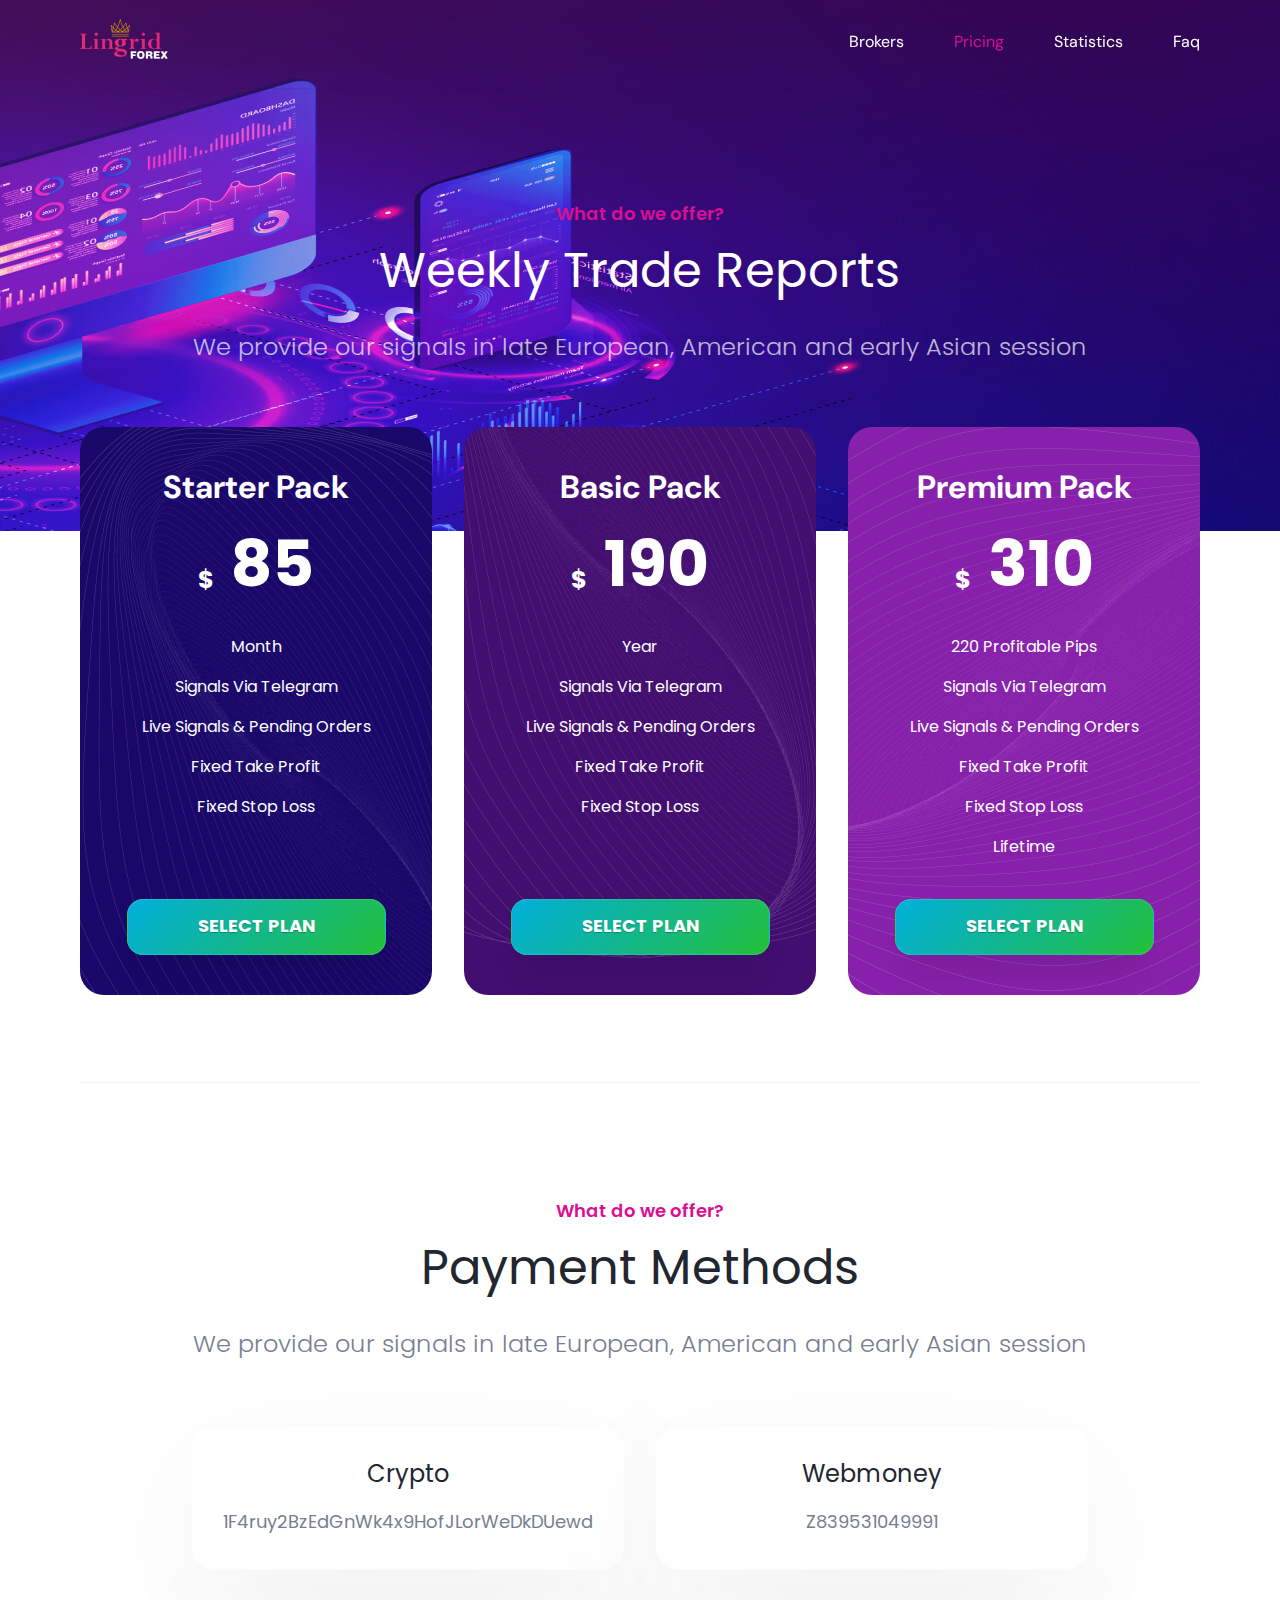
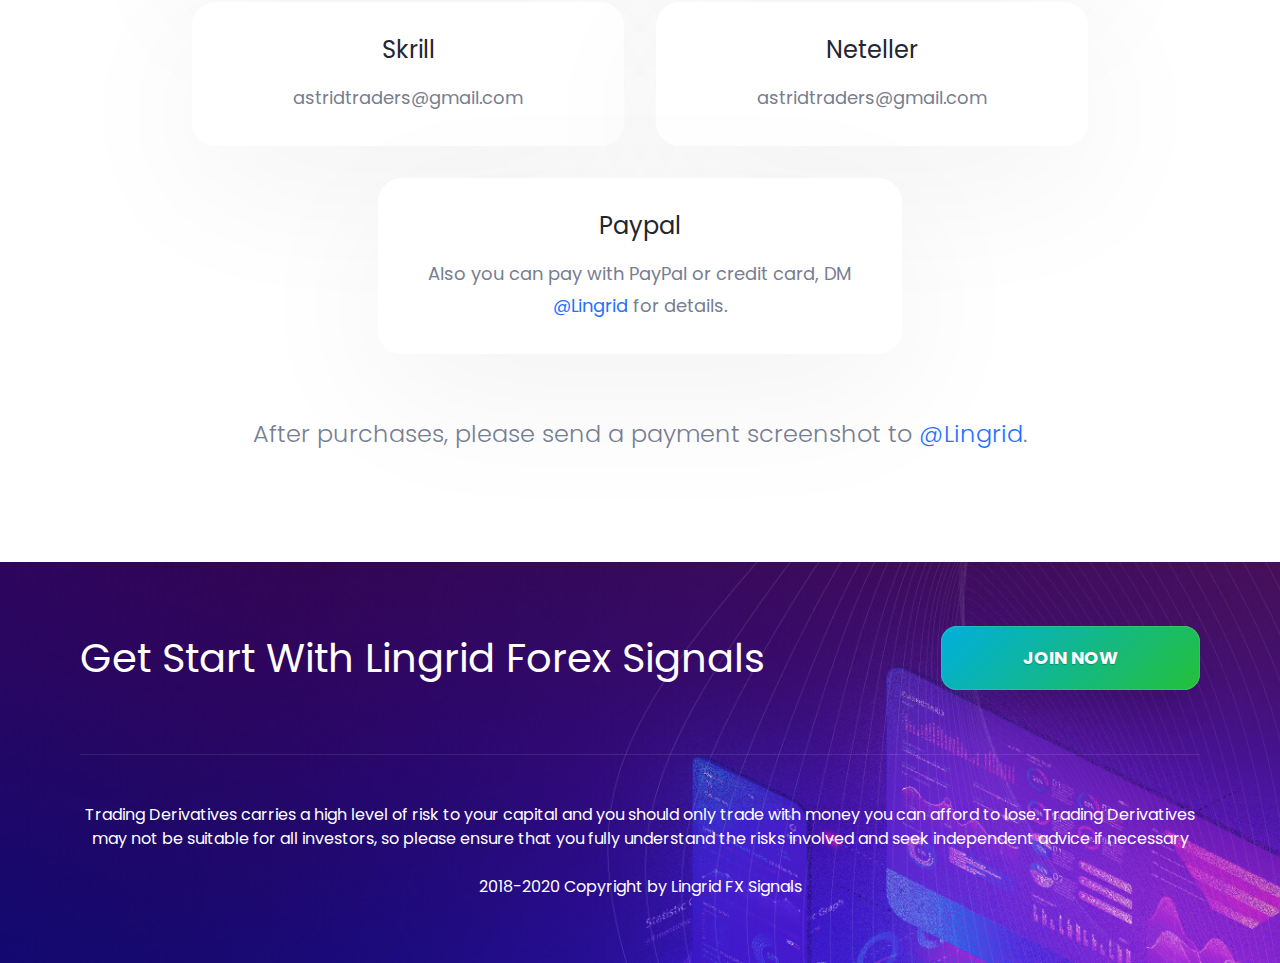
<file: docs/pricing.html>
<!DOCTYPE html>
<html lang="ru">
	<head>
		<meta charset="utf-8">
		<meta http-equiv="X-UA-Compatible" content="IE=edge">
		<meta name="viewport" content="width=device-width, initial-scale=1, maximum-scale=1, user-scalable=no">
		<meta name="description" content="Lingrid">
		<meta property="og:type" content="website">
		<meta property="og:url" content="">
		<meta property="og:locale" content="ru_RU">
		<meta property="og:title" content="Lingrid">
		<meta property="og:description" content="Lingrid">
		<meta property="vk:image">
		<meta property="og:image" itemprop="image">
		<meta property="og:image:type" content="image/jpeg">
		<meta property="og:image:alt" content="Lingrid">
		<meta name="twitter:card" content="summary">
		<meta name="twitter:title" content="Lingrid">
		<meta name="twitter:description" content="Lingrid">
		<meta name="twitter:image">
		<title>Lingrid</title>
		<link rel="apple-touch-icon" href="images/touch/apple-icon-57x57.png" sizes="57x57">
		<link rel="apple-touch-icon" href="images/touch/apple-icon-60x60.png" sizes="60x60">
		<link rel="apple-touch-icon" href="images/touch/apple-icon-72x72.png" sizes="72x72">
		<link rel="apple-touch-icon" href="images/touch/apple-icon-76x76.png" sizes="76x76">
		<link rel="apple-touch-icon" href="images/touch/apple-icon-114x114.png" sizes="114x114">
		<link rel="apple-touch-icon" href="images/touch/apple-icon-120x120.png" sizes="120x120">
		<link rel="apple-touch-icon" href="images/touch/apple-icon-144x144.png" sizes="144x144">
		<link rel="apple-touch-icon" href="images/touch/apple-icon-152x152.png" sizes="152x152">
		<link rel="apple-touch-icon" href="images/touch/apple-icon-180x180.png" sizes="180x180">
		<link rel="icon" href="favicon.ico">
		<link rel="icon" href="images/touch/favicon-16x16.png" sizes="16x16">
		<link rel="icon" href="images/touch/favicon-32x32.png" sizes="32x32">
		<link rel="icon" href="images/touch/favicon-96x96.png" sizes="96x96">
		<link rel="icon" href="images/touch/android-icon-192x192.png" sizes="196x196">
		<link rel="manifest" href="images/touch/manifest.json">
		<link rel="preconnect" href="https://fonts.googleapis.com">
		<link rel="preconnect" href="https://fonts.gstatic.com" crossorigin="">
		<link href="https://fonts.googleapis.com/css2?family=DM+Sans:wght@400;500;700&amp;family=Poppins:wght@100;200;300;400;500;600;700;800;900&amp;display=swap" rel="stylesheet">
		<link rel="stylesheet" href="css/main.css?v=1651250265716">
	</head>
	<body>
		<div class="wrapper">
			<header>
				<div class="container">
					<div class="header-container">
						<div class="header-block__left">
							<div class="logo"><a href="/"><img class="lazyload" data-srcset="images/logo.png 1x, images/logo@2x.png 2x, images/logo@3x.png 3x," alt="#"></a></div>
						</div><a class="touch-nav navOpenJs" href="#">
							<svg width="16" height="14" viewbox="0 0 16 14" xmlns="http://www.w3.org/2000/svg">
								<path fill-rule="evenodd" clip-rule="evenodd" d="M0 1C0 0.447715 0.447715 0 1 0H15C15.5523 0 16 0.447715 16 1C16 1.55228 15.5523 2 15 2H1C0.447715 2 0 1.55228 0 1ZM0 7C0 6.44772 0.447715 6 1 6H15C15.5523 6 16 6.44772 16 7C16 7.55228 15.5523 8 15 8H1C0.447715 8 0 7.55228 0 7ZM1 12C0.447715 12 0 12.4477 0 13C0 13.5523 0.447715 14 1 14H15C15.5523 14 16 13.5523 16 13C16 12.4477 15.5523 12 15 12H1Z"></path>
							</svg></a>
						<div class="header-block__right navContainerJs">
							<div class="header-block__nav">
								<div class="header-block__nav-section">
									<div class="mobile-close__block navCloseJs"></div>
									<div class="header-block__nav-content">
										<div class="header-block__top"><a class="touch-nav__close navCloseJs" href="#">Close</a></div>
										<ul class="nav">
											<li class="lg-hidden nav-item"><a class="nav-link" href="home.html">Home</a></li>
											<li class="nav-item"><a class="nav-link" href="brokers.html">Brokers</a></li>
											<li class="nav-item"><a class="is-active nav-link" href="pricing.html">Pricing</a></li>
											<li class="nav-item"><a class="nav-link" href="statistics.html">Statistics</a></li>
											<li class="nav-item"><a class="nav-link" href="faq.html">Faq</a></li>
										</ul>
									</div>
								</div>
							</div>
						</div>
					</div>
				</div>
			</header>
			<main>
				<section class="main-bn main-bn__section bn-pricing">
					<picture>
						<source media="(max-width: 767px)" type="image/png" data-srcset="images/bg-pricing-xs.jpg"><img class="img-responsive lazyload" data-src="images/bg-pricing.jpg" alt="#">
					</picture>
				</section>
				<section class="pricing-section">
					<div class="container">
						<div class="content">
							<div class="pricing-container">
								<h3 class="text-center">What do we offer?</h3>
								<div class="section-title is-white text-center">Weekly Trade Reports</div>
								<div class="pricing-text text-center">
									<p class="is-white">We provide our signals in late European, American and early Asian session</p>
								</div>
								<div class="pricing-plans__container">
									<ul class="main-pricing__list">
										<li class="main-pricing__item">
											<div class="main-pricing__block planeStarter">
												<div class="main-pricing__top">
													<div class="main-pricing__title">Starter Pack</div>
													<div class="main-pricing__price">
														<div class="main-pricing__currency">$</div>
														<div class="main-pricing__value">85</div>
													</div>
													<ul class="main-plan__list">
														<li>Month</li>
														<li>Signals Via Telegram</li>
														<li>Live Signals &amp; Pending Orders</li>
														<li>Fixed Take Profit</li>
														<li>Fixed Stop Loss</li>
													</ul>
												</div>
												<div class="main-pricing__bottom"><a class="btn btn-green" href="#"><span>Select Plan</span></a></div>
											</div>
										</li>
										<li class="main-pricing__item">
											<div class="main-pricing__block planeBasic">
												<div class="main-pricing__top">
													<div class="main-pricing__title">Basic Pack</div>
													<div class="main-pricing__price">
														<div class="main-pricing__currency">$</div>
														<div class="main-pricing__value">190</div>
													</div>
													<ul class="main-plan__list">
														<li>Year</li>
														<li>Signals Via Telegram</li>
														<li>Live Signals &amp; Pending Orders</li>
														<li>Fixed Take Profit</li>
														<li>Fixed Stop Loss</li>
													</ul>
												</div>
												<div class="main-pricing__bottom"><a class="btn btn-green" href="#"><span>Select Plan</span></a></div>
											</div>
										</li>
										<li class="main-pricing__item">
											<div class="main-pricing__block planePremium">
												<div class="main-pricing__top">
													<div class="main-pricing__title">Premium Pack</div>
													<div class="main-pricing__price">
														<div class="main-pricing__currency">$</div>
														<div class="main-pricing__value">310</div>
													</div>
													<ul class="main-plan__list">
														<li>220 Profitable Pips</li>
														<li>Signals Via Telegram</li>
														<li>Live Signals &amp; Pending Orders</li>
														<li>Fixed Take Profit</li>
														<li>Fixed Stop Loss</li>
														<li>Lifetime</li>
													</ul>
												</div>
												<div class="main-pricing__bottom"><a class="btn btn-green" href="#"><span>Select Plan</span></a></div>
											</div>
										</li>
									</ul>
								</div>
							</div>
						</div>
					</div>
				</section>
				<section class="payment-section">
					<div class="container">
						<div class="content">
							<div class="payment-methods__container">
								<h3 class="text-center">What do we offer?</h3>
								<div class="section-title text-center">Payment Methods</div>
								<div class="payment-methods__text text-center">
									<p>We provide our signals in late European, American and early Asian session</p>
								</div>
								<div class="payment-methods__content">
									<div class="payment-methods__wrap">
										<ul class="payment-methods__list">
											<li class="payment-methods__item">
												<div class="payment-methods__block">
													<div class="payment-methods__block-title">Crypto</div>
													<div class="payment-methods__block-text">
														<p>1F4ruy2BzEdGnWk4x9HofJLorWeDkDUewd</p>
													</div>
												</div>
											</li>
											<li class="payment-methods__item">
												<div class="payment-methods__block">
													<div class="payment-methods__block-title">Webmoney</div>
													<div class="payment-methods__block-text">
														<p>Z839531049991</p>
													</div>
												</div>
											</li>
											<li class="payment-methods__item">
												<div class="payment-methods__block">
													<div class="payment-methods__block-title">Skrill</div>
													<div class="payment-methods__block-text">
														<p>astridtraders@gmail.com</p>
													</div>
												</div>
											</li>
											<li class="payment-methods__item">
												<div class="payment-methods__block">
													<div class="payment-methods__block-title">Neteller</div>
													<div class="payment-methods__block-text">
														<p>astridtraders@gmail.com</p>
													</div>
												</div>
											</li>
											<li class="payment-methods__item-text">
												<p>After purchases, please send a payment screenshot to <a href="#" target="_blank">@Lingrid</a>.</p>
											</li>
											<li class="payment-methods__item">
												<div class="payment-methods__block">
													<div class="payment-methods__block-title">Paypal</div>
													<div class="payment-methods__block-text">
														<p>Also you can pay with PayPal or credit card, DM <a href="#" target="_blank">@Lingrid</a> for details.</p>
													</div>
												</div>
											</li>
										</ul>
									</div>
								</div>
								<div class="payment-methods__content-text text-center">
									<p>After purchases, please send a payment screenshot to <a href="#" target="_blank">@Lingrid</a>.</p>
								</div>
							</div>
						</div>
					</div>
				</section>
			</main>
		</div>
		<footer>
			<div class="container">
				<div class="footer-head">
					<div class="footer-head__left">Get Start With Lingrid Forex Signals</div>
					<div class="footer-head__right"><a class="btn btn-green" href="#"><span>Join Now</span></a></div>
				</div>
				<div class="footer-body">
					<p>Trading Derivatives carries a high level of risk to your capital and you should only trade with money you can afford to lose. Trading Derivatives may not be suitable for all investors, so please ensure that you fully understand the risks involved and seek independent advice if necessary</p>
					<p>2018-2020 Copyright by Lingrid FX Signals</p>
				</div>
			</div>
		</footer>
		<script src="js/jquery.min.js?v=1651250265716"></script>
		<script src="js/slick.min.js?v=1651250265716"></script>
		<script src="js/common.js?v=1651250265716"></script>
		<script src="js/lazysizes.min.js?v=1651250265716" async=""></script>
	</body>
</html>
</file>
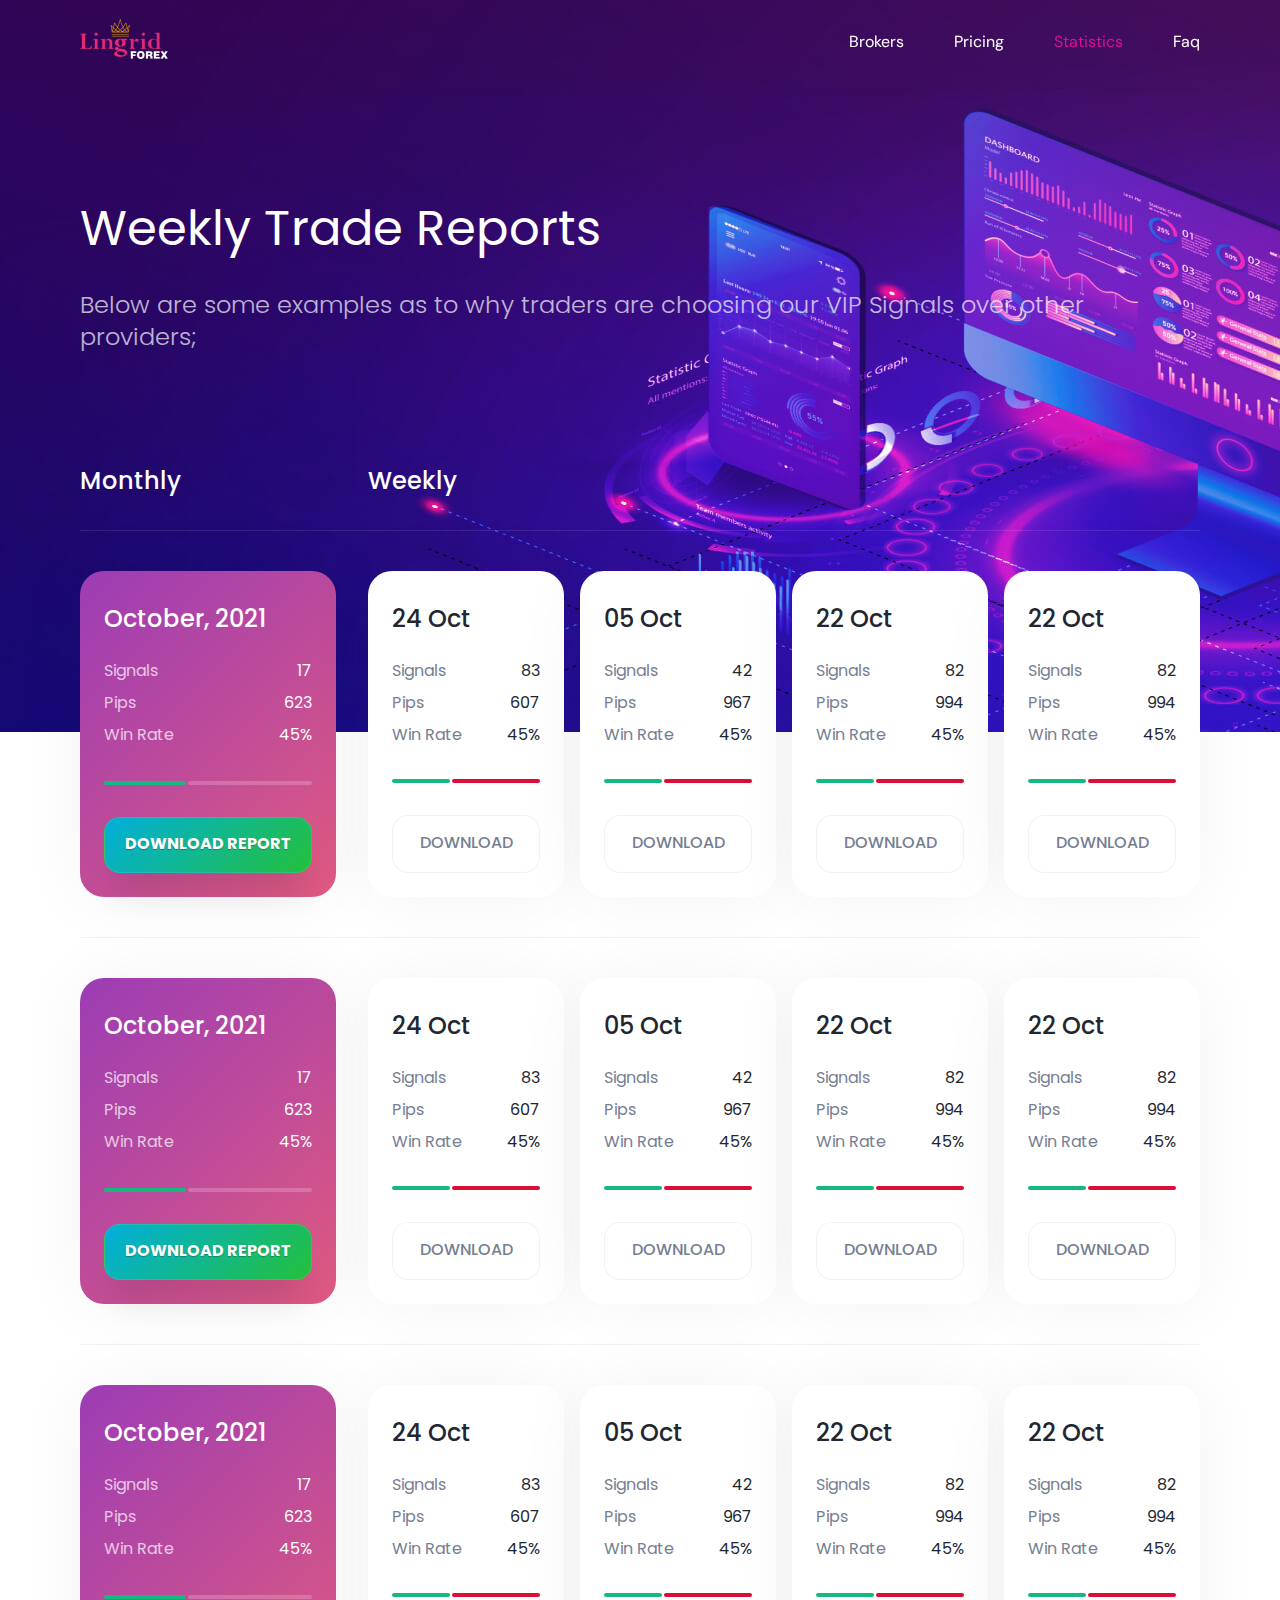
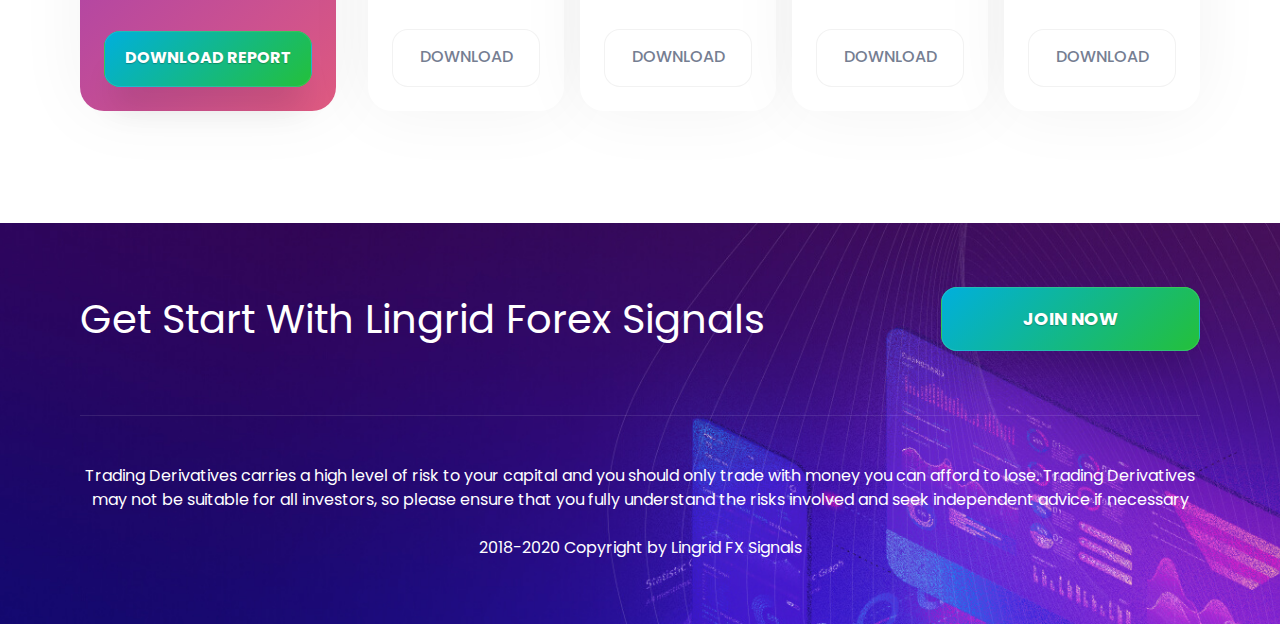
<file: docs/statistics.html>
<!DOCTYPE html>
<html lang="ru">
	<head>
		<meta charset="utf-8">
		<meta http-equiv="X-UA-Compatible" content="IE=edge">
		<meta name="viewport" content="width=device-width, initial-scale=1, maximum-scale=1, user-scalable=no">
		<meta name="description" content="Lingrid">
		<meta property="og:type" content="website">
		<meta property="og:url" content="">
		<meta property="og:locale" content="ru_RU">
		<meta property="og:title" content="Lingrid">
		<meta property="og:description" content="Lingrid">
		<meta property="vk:image">
		<meta property="og:image" itemprop="image">
		<meta property="og:image:type" content="image/jpeg">
		<meta property="og:image:alt" content="Lingrid">
		<meta name="twitter:card" content="summary">
		<meta name="twitter:title" content="Lingrid">
		<meta name="twitter:description" content="Lingrid">
		<meta name="twitter:image">
		<title>Lingrid</title>
		<link rel="apple-touch-icon" href="images/touch/apple-icon-57x57.png" sizes="57x57">
		<link rel="apple-touch-icon" href="images/touch/apple-icon-60x60.png" sizes="60x60">
		<link rel="apple-touch-icon" href="images/touch/apple-icon-72x72.png" sizes="72x72">
		<link rel="apple-touch-icon" href="images/touch/apple-icon-76x76.png" sizes="76x76">
		<link rel="apple-touch-icon" href="images/touch/apple-icon-114x114.png" sizes="114x114">
		<link rel="apple-touch-icon" href="images/touch/apple-icon-120x120.png" sizes="120x120">
		<link rel="apple-touch-icon" href="images/touch/apple-icon-144x144.png" sizes="144x144">
		<link rel="apple-touch-icon" href="images/touch/apple-icon-152x152.png" sizes="152x152">
		<link rel="apple-touch-icon" href="images/touch/apple-icon-180x180.png" sizes="180x180">
		<link rel="icon" href="favicon.ico">
		<link rel="icon" href="images/touch/favicon-16x16.png" sizes="16x16">
		<link rel="icon" href="images/touch/favicon-32x32.png" sizes="32x32">
		<link rel="icon" href="images/touch/favicon-96x96.png" sizes="96x96">
		<link rel="icon" href="images/touch/android-icon-192x192.png" sizes="196x196">
		<link rel="manifest" href="images/touch/manifest.json">
		<link rel="preconnect" href="https://fonts.googleapis.com">
		<link rel="preconnect" href="https://fonts.gstatic.com" crossorigin="">
		<link href="https://fonts.googleapis.com/css2?family=DM+Sans:wght@400;500;700&amp;family=Poppins:wght@100;200;300;400;500;600;700;800;900&amp;display=swap" rel="stylesheet">
		<link rel="stylesheet" href="css/main.css?v=1651250265995">
	</head>
	<body>
		<div class="wrapper">
			<header>
				<div class="container">
					<div class="header-container">
						<div class="header-block__left">
							<div class="logo"><a href="/"><img class="lazyload" data-srcset="images/logo.png 1x, images/logo@2x.png 2x, images/logo@3x.png 3x," alt="#"></a></div>
						</div><a class="touch-nav navOpenJs" href="#">
							<svg width="16" height="14" viewbox="0 0 16 14" xmlns="http://www.w3.org/2000/svg">
								<path fill-rule="evenodd" clip-rule="evenodd" d="M0 1C0 0.447715 0.447715 0 1 0H15C15.5523 0 16 0.447715 16 1C16 1.55228 15.5523 2 15 2H1C0.447715 2 0 1.55228 0 1ZM0 7C0 6.44772 0.447715 6 1 6H15C15.5523 6 16 6.44772 16 7C16 7.55228 15.5523 8 15 8H1C0.447715 8 0 7.55228 0 7ZM1 12C0.447715 12 0 12.4477 0 13C0 13.5523 0.447715 14 1 14H15C15.5523 14 16 13.5523 16 13C16 12.4477 15.5523 12 15 12H1Z"></path>
							</svg></a>
						<div class="header-block__right navContainerJs">
							<div class="header-block__nav">
								<div class="header-block__nav-section">
									<div class="mobile-close__block navCloseJs"></div>
									<div class="header-block__nav-content">
										<div class="header-block__top"><a class="touch-nav__close navCloseJs" href="#">Close</a></div>
										<ul class="nav">
											<li class="lg-hidden nav-item"><a class="nav-link" href="home.html">Home</a></li>
											<li class="nav-item"><a class="nav-link" href="brokers.html">Brokers</a></li>
											<li class="nav-item"><a class="nav-link" href="pricing.html">Pricing</a></li>
											<li class="nav-item"><a class="is-active nav-link" href="statistics.html">Statistics</a></li>
											<li class="nav-item"><a class="nav-link" href="faq.html">Faq</a></li>
										</ul>
									</div>
								</div>
							</div>
						</div>
					</div>
				</div>
			</header>
			<main>
				<section class="main-bn main-bn__section bn-signal">
					<picture>
						<source media="(max-width: 767px)" type="image/png" data-srcset="images/bg-signal-xs.jpg"><img class="img-responsive lazyload" data-src="images/bg-signal.jpg" alt="#">
					</picture>
				</section>
				<section class="signal-section">
					<div class="container">
						<div class="content">
							<div class="signal-container">
								<div class="section-title is-white">Weekly Trade Reports</div>
								<div class="signal-text">
									<p class="is-white">Below are some examples as to why traders are choosing our VIP Signals over other providers;</p>
								</div>
								<div class="signal-header">
									<div class="signal-header__monthly">Monthly</div>
									<div class="signal-header__weekly">
										<div class="signal-header__weekly-lg">Weekly</div>
										<div class="signal-header__weekly-xs">Scroll to Weekly</div>
									</div>
								</div>
								<div class="signal-content">
									<div class="signal-content__section">
										<div class="signal-content__wrap">
											<div class="signal-content__blocks">
												<ul class="signal-list">
													<li class="signal-item">
														<div class="signal-block">
															<div class="signal-block__title">October, 2021</div>
															<ul class="signal-child__list">
																<li class="signal-child__item">
																	<div class="signal-child__title">Signals</div>
																	<div class="signal-child__val">17</div>
																</li>
																<li class="signal-child__item">
																	<div class="signal-child__title">Pips</div>
																	<div class="signal-child__val">623</div>
																</li>
																<li class="signal-child__item">
																	<div class="signal-child__title">Win Rate</div>
																	<div class="signal-child__val">45%</div>
																</li>
															</ul>
															<div class="signal-block__footer">
																<div class="signal-block__line">
																	<div class="signal-line">
																		<div class="line-is-green"></div>
																	</div>
																	<div class="signal-line">
																		<div class="line-is-white"></div>
																	</div>
																</div>
																<div class="clear"></div>
																<div class="signal-block__action"><a class="btn btn-green" href="#"><span>Download report</span></a>
																</div>
															</div>
														</div>
													</li>
													<li class="signal-item">
														<div class="signal-block">
															<div class="signal-block__title">24 Oct</div>
															<ul class="signal-child__list">
																<li class="signal-child__item">
																	<div class="signal-child__title">Signals</div>
																	<div class="signal-child__val">83</div>
																</li>
																<li class="signal-child__item">
																	<div class="signal-child__title">Pips</div>
																	<div class="signal-child__val">607</div>
																</li>
																<li class="signal-child__item">
																	<div class="signal-child__title">Win Rate</div>
																	<div class="signal-child__val">45%</div>
																</li>
															</ul>
															<div class="signal-block__footer">
																<div class="signal-block__line">
																	<div class="signal-line">
																		<div class="line-is-green"></div>
																	</div>
																	<div class="signal-line">
																		<div class="line-is-red"></div>
																	</div>
																</div>
																<div class="clear"></div>
																<div class="signal-block__action"><a class="btn btn-white" href="#">Download</a>
																</div>
															</div>
														</div>
													</li>
													<li class="signal-item">
														<div class="signal-block">
															<div class="signal-block__title">05 Oct</div>
															<ul class="signal-child__list">
																<li class="signal-child__item">
																	<div class="signal-child__title">Signals</div>
																	<div class="signal-child__val">42</div>
																</li>
																<li class="signal-child__item">
																	<div class="signal-child__title">Pips</div>
																	<div class="signal-child__val">967</div>
																</li>
																<li class="signal-child__item">
																	<div class="signal-child__title">Win Rate</div>
																	<div class="signal-child__val">45%</div>
																</li>
															</ul>
															<div class="signal-block__footer">
																<div class="signal-block__line">
																	<div class="signal-line">
																		<div class="line-is-green"></div>
																	</div>
																	<div class="signal-line">
																		<div class="line-is-red"></div>
																	</div>
																</div>
																<div class="clear"></div>
																<div class="signal-block__action"><a class="btn btn-white" href="#">Download</a>
																</div>
															</div>
														</div>
													</li>
													<li class="signal-item">
														<div class="signal-block">
															<div class="signal-block__title">22 Oct</div>
															<ul class="signal-child__list">
																<li class="signal-child__item">
																	<div class="signal-child__title">Signals</div>
																	<div class="signal-child__val">82</div>
																</li>
																<li class="signal-child__item">
																	<div class="signal-child__title">Pips</div>
																	<div class="signal-child__val">994</div>
																</li>
																<li class="signal-child__item">
																	<div class="signal-child__title">Win Rate</div>
																	<div class="signal-child__val">45%</div>
																</li>
															</ul>
															<div class="signal-block__footer">
																<div class="signal-block__line">
																	<div class="signal-line">
																		<div class="line-is-green"></div>
																	</div>
																	<div class="signal-line">
																		<div class="line-is-red"></div>
																	</div>
																</div>
																<div class="clear"></div>
																<div class="signal-block__action"><a class="btn btn-white" href="#">Download</a>
																</div>
															</div>
														</div>
													</li>
													<li class="signal-item">
														<div class="signal-block">
															<div class="signal-block__title">22 Oct</div>
															<ul class="signal-child__list">
																<li class="signal-child__item">
																	<div class="signal-child__title">Signals</div>
																	<div class="signal-child__val">82</div>
																</li>
																<li class="signal-child__item">
																	<div class="signal-child__title">Pips</div>
																	<div class="signal-child__val">994</div>
																</li>
																<li class="signal-child__item">
																	<div class="signal-child__title">Win Rate</div>
																	<div class="signal-child__val">45%</div>
																</li>
															</ul>
															<div class="signal-block__footer">
																<div class="signal-block__line">
																	<div class="signal-line">
																		<div class="line-is-green"></div>
																	</div>
																	<div class="signal-line">
																		<div class="line-is-red"></div>
																	</div>
																</div>
																<div class="clear"></div>
																<div class="signal-block__action"><a class="btn btn-white" href="#">Download</a>
																</div>
															</div>
														</div>
													</li>
												</ul>
											</div>
										</div>
									</div>
									<div class="signal-content__section">
										<div class="signal-content__wrap">
											<div class="signal-content__blocks">
												<ul class="signal-list">
													<li class="signal-item">
														<div class="signal-block">
															<div class="signal-block__title">October, 2021</div>
															<ul class="signal-child__list">
																<li class="signal-child__item">
																	<div class="signal-child__title">Signals</div>
																	<div class="signal-child__val">17</div>
																</li>
																<li class="signal-child__item">
																	<div class="signal-child__title">Pips</div>
																	<div class="signal-child__val">623</div>
																</li>
																<li class="signal-child__item">
																	<div class="signal-child__title">Win Rate</div>
																	<div class="signal-child__val">45%</div>
																</li>
															</ul>
															<div class="signal-block__footer">
																<div class="signal-block__line">
																	<div class="signal-line">
																		<div class="line-is-green"></div>
																	</div>
																	<div class="signal-line">
																		<div class="line-is-white"></div>
																	</div>
																</div>
																<div class="clear"></div>
																<div class="signal-block__action"><a class="btn btn-green" href="#"><span>Download report</span></a>
																</div>
															</div>
														</div>
													</li>
													<li class="signal-item">
														<div class="signal-block">
															<div class="signal-block__title">24 Oct</div>
															<ul class="signal-child__list">
																<li class="signal-child__item">
																	<div class="signal-child__title">Signals</div>
																	<div class="signal-child__val">83</div>
																</li>
																<li class="signal-child__item">
																	<div class="signal-child__title">Pips</div>
																	<div class="signal-child__val">607</div>
																</li>
																<li class="signal-child__item">
																	<div class="signal-child__title">Win Rate</div>
																	<div class="signal-child__val">45%</div>
																</li>
															</ul>
															<div class="signal-block__footer">
																<div class="signal-block__line">
																	<div class="signal-line">
																		<div class="line-is-green"></div>
																	</div>
																	<div class="signal-line">
																		<div class="line-is-red"></div>
																	</div>
																</div>
																<div class="clear"></div>
																<div class="signal-block__action"><a class="btn btn-white" href="#">Download</a>
																</div>
															</div>
														</div>
													</li>
													<li class="signal-item">
														<div class="signal-block">
															<div class="signal-block__title">05 Oct</div>
															<ul class="signal-child__list">
																<li class="signal-child__item">
																	<div class="signal-child__title">Signals</div>
																	<div class="signal-child__val">42</div>
																</li>
																<li class="signal-child__item">
																	<div class="signal-child__title">Pips</div>
																	<div class="signal-child__val">967</div>
																</li>
																<li class="signal-child__item">
																	<div class="signal-child__title">Win Rate</div>
																	<div class="signal-child__val">45%</div>
																</li>
															</ul>
															<div class="signal-block__footer">
																<div class="signal-block__line">
																	<div class="signal-line">
																		<div class="line-is-green"></div>
																	</div>
																	<div class="signal-line">
																		<div class="line-is-red"></div>
																	</div>
																</div>
																<div class="clear"></div>
																<div class="signal-block__action"><a class="btn btn-white" href="#">Download</a>
																</div>
															</div>
														</div>
													</li>
													<li class="signal-item">
														<div class="signal-block">
															<div class="signal-block__title">22 Oct</div>
															<ul class="signal-child__list">
																<li class="signal-child__item">
																	<div class="signal-child__title">Signals</div>
																	<div class="signal-child__val">82</div>
																</li>
																<li class="signal-child__item">
																	<div class="signal-child__title">Pips</div>
																	<div class="signal-child__val">994</div>
																</li>
																<li class="signal-child__item">
																	<div class="signal-child__title">Win Rate</div>
																	<div class="signal-child__val">45%</div>
																</li>
															</ul>
															<div class="signal-block__footer">
																<div class="signal-block__line">
																	<div class="signal-line">
																		<div class="line-is-green"></div>
																	</div>
																	<div class="signal-line">
																		<div class="line-is-red"></div>
																	</div>
																</div>
																<div class="clear"></div>
																<div class="signal-block__action"><a class="btn btn-white" href="#">Download</a>
																</div>
															</div>
														</div>
													</li>
													<li class="signal-item">
														<div class="signal-block">
															<div class="signal-block__title">22 Oct</div>
															<ul class="signal-child__list">
																<li class="signal-child__item">
																	<div class="signal-child__title">Signals</div>
																	<div class="signal-child__val">82</div>
																</li>
																<li class="signal-child__item">
																	<div class="signal-child__title">Pips</div>
																	<div class="signal-child__val">994</div>
																</li>
																<li class="signal-child__item">
																	<div class="signal-child__title">Win Rate</div>
																	<div class="signal-child__val">45%</div>
																</li>
															</ul>
															<div class="signal-block__footer">
																<div class="signal-block__line">
																	<div class="signal-line">
																		<div class="line-is-green"></div>
																	</div>
																	<div class="signal-line">
																		<div class="line-is-red"></div>
																	</div>
																</div>
																<div class="clear"></div>
																<div class="signal-block__action"><a class="btn btn-white" href="#">Download</a>
																</div>
															</div>
														</div>
													</li>
												</ul>
											</div>
										</div>
									</div>
									<div class="signal-content__section">
										<div class="signal-content__wrap">
											<div class="signal-content__blocks">
												<ul class="signal-list">
													<li class="signal-item">
														<div class="signal-block">
															<div class="signal-block__title">October, 2021</div>
															<ul class="signal-child__list">
																<li class="signal-child__item">
																	<div class="signal-child__title">Signals</div>
																	<div class="signal-child__val">17</div>
																</li>
																<li class="signal-child__item">
																	<div class="signal-child__title">Pips</div>
																	<div class="signal-child__val">623</div>
																</li>
																<li class="signal-child__item">
																	<div class="signal-child__title">Win Rate</div>
																	<div class="signal-child__val">45%</div>
																</li>
															</ul>
															<div class="signal-block__footer">
																<div class="signal-block__line">
																	<div class="signal-line">
																		<div class="line-is-green"></div>
																	</div>
																	<div class="signal-line">
																		<div class="line-is-white"></div>
																	</div>
																</div>
																<div class="clear"></div>
																<div class="signal-block__action"><a class="btn btn-green" href="#"><span>Download report</span></a>
																</div>
															</div>
														</div>
													</li>
													<li class="signal-item">
														<div class="signal-block">
															<div class="signal-block__title">24 Oct</div>
															<ul class="signal-child__list">
																<li class="signal-child__item">
																	<div class="signal-child__title">Signals</div>
																	<div class="signal-child__val">83</div>
																</li>
																<li class="signal-child__item">
																	<div class="signal-child__title">Pips</div>
																	<div class="signal-child__val">607</div>
																</li>
																<li class="signal-child__item">
																	<div class="signal-child__title">Win Rate</div>
																	<div class="signal-child__val">45%</div>
																</li>
															</ul>
															<div class="signal-block__footer">
																<div class="signal-block__line">
																	<div class="signal-line">
																		<div class="line-is-green"></div>
																	</div>
																	<div class="signal-line">
																		<div class="line-is-red"></div>
																	</div>
																</div>
																<div class="clear"></div>
																<div class="signal-block__action"><a class="btn btn-white" href="#">Download</a>
																</div>
															</div>
														</div>
													</li>
													<li class="signal-item">
														<div class="signal-block">
															<div class="signal-block__title">05 Oct</div>
															<ul class="signal-child__list">
																<li class="signal-child__item">
																	<div class="signal-child__title">Signals</div>
																	<div class="signal-child__val">42</div>
																</li>
																<li class="signal-child__item">
																	<div class="signal-child__title">Pips</div>
																	<div class="signal-child__val">967</div>
																</li>
																<li class="signal-child__item">
																	<div class="signal-child__title">Win Rate</div>
																	<div class="signal-child__val">45%</div>
																</li>
															</ul>
															<div class="signal-block__footer">
																<div class="signal-block__line">
																	<div class="signal-line">
																		<div class="line-is-green"></div>
																	</div>
																	<div class="signal-line">
																		<div class="line-is-red"></div>
																	</div>
																</div>
																<div class="clear"></div>
																<div class="signal-block__action"><a class="btn btn-white" href="#">Download</a>
																</div>
															</div>
														</div>
													</li>
													<li class="signal-item">
														<div class="signal-block">
															<div class="signal-block__title">22 Oct</div>
															<ul class="signal-child__list">
																<li class="signal-child__item">
																	<div class="signal-child__title">Signals</div>
																	<div class="signal-child__val">82</div>
																</li>
																<li class="signal-child__item">
																	<div class="signal-child__title">Pips</div>
																	<div class="signal-child__val">994</div>
																</li>
																<li class="signal-child__item">
																	<div class="signal-child__title">Win Rate</div>
																	<div class="signal-child__val">45%</div>
																</li>
															</ul>
															<div class="signal-block__footer">
																<div class="signal-block__line">
																	<div class="signal-line">
																		<div class="line-is-green"></div>
																	</div>
																	<div class="signal-line">
																		<div class="line-is-red"></div>
																	</div>
																</div>
																<div class="clear"></div>
																<div class="signal-block__action"><a class="btn btn-white" href="#">Download</a>
																</div>
															</div>
														</div>
													</li>
													<li class="signal-item">
														<div class="signal-block">
															<div class="signal-block__title">22 Oct</div>
															<ul class="signal-child__list">
																<li class="signal-child__item">
																	<div class="signal-child__title">Signals</div>
																	<div class="signal-child__val">82</div>
																</li>
																<li class="signal-child__item">
																	<div class="signal-child__title">Pips</div>
																	<div class="signal-child__val">994</div>
																</li>
																<li class="signal-child__item">
																	<div class="signal-child__title">Win Rate</div>
																	<div class="signal-child__val">45%</div>
																</li>
															</ul>
															<div class="signal-block__footer">
																<div class="signal-block__line">
																	<div class="signal-line">
																		<div class="line-is-green"></div>
																	</div>
																	<div class="signal-line">
																		<div class="line-is-red"></div>
																	</div>
																</div>
																<div class="clear"></div>
																<div class="signal-block__action"><a class="btn btn-white" href="#">Download</a>
																</div>
															</div>
														</div>
													</li>
												</ul>
											</div>
										</div>
									</div>
								</div>
							</div>
						</div>
					</div>
				</section>
			</main>
		</div>
		<footer>
			<div class="container">
				<div class="footer-head">
					<div class="footer-head__left">Get Start With Lingrid Forex Signals</div>
					<div class="footer-head__right"><a class="btn btn-green" href="#"><span>Join Now</span></a></div>
				</div>
				<div class="footer-body">
					<p>Trading Derivatives carries a high level of risk to your capital and you should only trade with money you can afford to lose. Trading Derivatives may not be suitable for all investors, so please ensure that you fully understand the risks involved and seek independent advice if necessary</p>
					<p>2018-2020 Copyright by Lingrid FX Signals</p>
				</div>
			</div>
		</footer>
		<script src="js/jquery.min.js?v=1651250265995"></script>
		<script src="js/slick.min.js?v=1651250265995"></script>
		<script src="js/common.js?v=1651250265995"></script>
		<script src="js/lazysizes.min.js?v=1651250265995" async=""></script>
	</body>
</html>
</file>
<file: docs/css/main.css>
@charset "UTF-8";
@font-face {
  font-family: "sf_ui_displayregular";
  src: url("../fonts/sf-ui-display-regular-webfont.eot");
  src: url("../fonts/sf-ui-display-regular-webfont.eot?#iefix") format("embedded-opentype"), url("../fonts/sf-ui-display-regular-webfont.woff2") format("woff2"), url("../fonts/sf-ui-display-regular-webfont.woff") format("woff"), url("../fonts/sf-ui-display-regular-webfont.ttf") format("truetype"), url("../fonts/sf-ui-display-regular-webfont.svg#sf_ui_displayregular") format("svg");
  font-weight: normal;
  font-style: normal;
}
.before, .main-faq__header::before, .main-faq__header::after, .main-faq__container::before, .main-feedback::after, .main-feedback::before, .main-expert::before, .private-step__item.is-step__two .private-step__block::before, .private-step__item.is-step__one .private-step__block::before, .main-private::after, .main-private::before, .video-play::before, .video-play::after, .main-real__time-list li::before, .touch-nav__close::before, .btn-green-2::before, .btn-green-2::after, .btn-green::before, .btn-green::after {
  content: "";
  display: block;
  position: absolute;
}

.d-block, .faq-section__text, .faq-container, .signal-block__action, .signal-line > div, .signal-block__footer, .signal-child__list, .signal-block__title, .signal-content__wrap, .signal-content__section, .signal-content, .signal-text, .signal-container, .payment-methods__content-text, .payment-methods__block-text, .payment-methods__block-title, .payment-methods__block, .payment-methods__wrap, .payment-methods__text, .payment-methods__container, .pricing-plans__container, .pricing-text, .pricing-container, .brokers-text__child, .brokers-text__main, .brokers-text__content, .brokers-company__action, .brokers-company__txt, .brokers-company__title, .brokers-company__logo, .brokers-container, .brokers-company__text, .brokers-company__content, .brokers-video__text, .brokers-video__content, .main-touch__container, .main-touch__content, .main-faq__header, .main-faq__item, .main-faq__list, .main-faq__text, .main-faq__content, .feedback-slide__text, .feedback-slide__box, .feedback-slide__content, .feedback-slide__info-date, .feedback-slide__info-name, .feedback-slide__icon div, .feedback-slide__footer-list li .btn, .feedback-slide__footer-list li, .feedback-slide__footer-list, .feedback-slide__footer, .main-feedback__slider-content, .main-feedback__slider, .main-feedback__container, .main-pricing__bottom, .main-plan__list li, .main-plan__list, .main-pricing__title, .main-pricing__top, .main-pricing__plans, .main-pricing__text, .main-pricing__content, .main-expert__body-title, .main-expert__body, .main-expert__list-val, .main-expert__list-title, .main-expert__info-bottom, .main-expert__info-name, .main-expert__info-title, .main-expert__content, .main-expert, .main-signals__text, .main-signals__content, .private-step__block-action, .private-step__block-text, .private-step__block-title, .main-private__steps, .main-private__text, .main-private__content, .main-private__container, .video-thumb__author, .video-thumb__block, .video-play, .video-main, .video-content, .main-video-content, .main-real__time-list li, .main-real__time-list, .main-real__time-box--title, .main-real__time-block--list, .main-real__time-block--title, .main-real__time-text, .main-real__time-content, .main-account__right-content, .main-account__action, .main-account__text, .main-tarders__worldblock--action, .main-tarders__worldblock--text, .main-tarders__worldblock--title, .main-tarders__world-container, .main-tarders__world-text, .main-tarders__world-content, .features-block__text, .features-block__title, .features-block__content, .main-features__blocks, .main-features__text, .main-features__content, .main-trade__action, .main-trade__text, .footer-body, footer, .bn-action, .bn-text, .bn-title, .main-bn__content, .main-bn__container, .header-block__nav-content, .header-block__nav-section, .header-block__nav, main, .wrapper, .content, section, h3, .h3, h2, .h2, h1, .h1, .section-title {
  display: block;
  float: left;
  width: 100%;
}

.d-inline {
  display: inline-block;
}

/*! normalize.css v8.0.1 | MIT License | github.com/necolas/normalize.css */
/* Document
   ========================================================================== */
/**
 * 1. Correct the line height in all browsers.
 * 2. Prevent adjustments of font size after orientation changes in iOS.
 */
html {
  line-height: 1.15;
  /* 1 */
  -webkit-text-size-adjust: 100%;
  /* 2 */
}

/* Sections
   ========================================================================== */
/**
 * Remove the margin in all browsers.
 */
body {
  margin: 0;
}

/**
 * Render the `main` element consistently in IE.
 */
main {
  display: block;
}

/* Grouping content
   ========================================================================== */
/**
 * 1. Add the correct box sizing in Firefox.
 * 2. Show the overflow in Edge and IE.
 */
hr {
  -webkit-box-sizing: content-box;
     -moz-box-sizing: content-box;
          box-sizing: content-box;
  /* 1 */
  height: 0;
  /* 1 */
  overflow: visible;
  /* 2 */
}

/**
 * 1. Correct the inheritance and scaling of font size in all browsers.
 * 2. Correct the odd `em` font sizing in all browsers.
 */
pre {
  font-family: monospace, monospace;
  /* 1 */
  font-size: 1em;
  /* 2 */
}

/* Text-level semantics
   ========================================================================== */
/**
 * Remove the gray background on active links in IE 10.
 */
a {
  background-color: transparent;
}

/**
 * 1. Remove the bottom border in Chrome 57-
 * 2. Add the correct text decoration in Chrome, Edge, IE, Opera, and Safari.
 */
abbr[title] {
  border-bottom: none;
  /* 1 */
  text-decoration: underline;
  /* 2 */
  -webkit-text-decoration: underline dotted;
     -moz-text-decoration: underline dotted;
          text-decoration: underline dotted;
  /* 2 */
}

/**
 * Add the correct font weight in Chrome, Edge, and Safari.
 */
b,
strong {
  font-weight: bolder;
}

/**
 * 1. Correct the inheritance and scaling of font size in all browsers.
 * 2. Correct the odd `em` font sizing in all browsers.
 */
code,
kbd,
samp {
  font-family: monospace, monospace;
  /* 1 */
  font-size: 1em;
  /* 2 */
}

/**
 * Add the correct font size in all browsers.
 */
small {
  font-size: 80%;
}

/**
 * Prevent `sub` and `sup` elements from affecting the line height in
 * all browsers.
 */
sub,
sup {
  font-size: 75%;
  line-height: 0;
  position: relative;
  vertical-align: baseline;
}

sub {
  bottom: -0.25em;
}

sup {
  top: -0.5em;
}

/* Embedded content
   ========================================================================== */
/**
 * Remove the border on images inside links in IE 10.
 */
img {
  border-style: none;
}

/* Forms
   ========================================================================== */
/**
 * 1. Change the font styles in all browsers.
 * 2. Remove the margin in Firefox and Safari.
 */
button,
input,
optgroup,
select,
textarea {
  font-family: inherit;
  /* 1 */
  font-size: 100%;
  /* 1 */
  line-height: 1.15;
  /* 1 */
  margin: 0;
  /* 2 */
}

/**
 * Show the overflow in IE.
 * 1. Show the overflow in Edge.
 */
button,
input {
  /* 1 */
  overflow: visible;
}

/**
 * Remove the inheritance of text transform in Edge, Firefox, and IE.
 * 1. Remove the inheritance of text transform in Firefox.
 */
button,
select {
  /* 1 */
  text-transform: none;
}

/**
 * Correct the inability to style clickable types in iOS and Safari.
 */
button,
[type=button],
[type=reset],
[type=submit] {
  -webkit-appearance: button;
}

/**
 * Remove the inner border and padding in Firefox.
 */
button::-moz-focus-inner,
[type=button]::-moz-focus-inner,
[type=reset]::-moz-focus-inner,
[type=submit]::-moz-focus-inner {
  border-style: none;
  padding: 0;
}

/**
 * Restore the focus styles unset by the previous rule.
 */
button:-moz-focusring,
[type=button]:-moz-focusring,
[type=reset]:-moz-focusring,
[type=submit]:-moz-focusring {
  outline: 1px dotted ButtonText;
}

/**
 * Correct the padding in Firefox.
 */
fieldset {
  padding: 0.35em 0.75em 0.625em;
}

/**
 * 1. Correct the text wrapping in Edge and IE.
 * 2. Correct the color inheritance from `fieldset` elements in IE.
 * 3. Remove the padding so developers are not caught out when they zero out
 *    `fieldset` elements in all browsers.
 */
legend {
  -webkit-box-sizing: border-box;
     -moz-box-sizing: border-box;
          box-sizing: border-box;
  /* 1 */
  color: inherit;
  /* 2 */
  display: table;
  /* 1 */
  max-width: 100%;
  /* 1 */
  padding: 0;
  /* 3 */
  white-space: normal;
  /* 1 */
}

/**
 * Add the correct vertical alignment in Chrome, Firefox, and Opera.
 */
progress {
  vertical-align: baseline;
}

/**
 * Remove the default vertical scrollbar in IE 10+.
 */
textarea {
  overflow: auto;
}

/**
 * 1. Add the correct box sizing in IE 10.
 * 2. Remove the padding in IE 10.
 */
[type=checkbox],
[type=radio] {
  -webkit-box-sizing: border-box;
     -moz-box-sizing: border-box;
          box-sizing: border-box;
  /* 1 */
  padding: 0;
  /* 2 */
}

/**
 * Correct the cursor style of increment and decrement buttons in Chrome.
 */
[type=number]::-webkit-inner-spin-button,
[type=number]::-webkit-outer-spin-button {
  height: auto;
}

/**
 * 1. Correct the odd appearance in Chrome and Safari.
 * 2. Correct the outline style in Safari.
 */
[type=search] {
  -webkit-appearance: textfield;
  /* 1 */
  outline-offset: -2px;
  /* 2 */
}

/**
 * Remove the inner padding in Chrome and Safari on macOS.
 */
[type=search]::-webkit-search-decoration {
  -webkit-appearance: none;
}

/**
 * 1. Correct the inability to style clickable types in iOS and Safari.
 * 2. Change font properties to `inherit` in Safari.
 */
::-webkit-file-upload-button {
  -webkit-appearance: button;
  /* 1 */
  font: inherit;
  /* 2 */
}

/* Interactive
   ========================================================================== */
/*
 * Add the correct display in Edge, IE 10+, and Firefox.
 */
details {
  display: block;
}

/*
 * Add the correct display in all browsers.
 */
summary {
  display: list-item;
}

/* Misc
   ========================================================================== */
/**
 * Add the correct display in IE 10+.
 */
template {
  display: none;
}

/**
 * Add the correct display in IE 10.
 */
[hidden] {
  display: none;
}

/* Slider */
.slick-loading .slick-list {
  background: #fff url("../images/ajax-loader.gif") center center no-repeat;
}

/* Icons */
@font-face {
  font-family: "slick";
  src: url("../fonts/slick.eot");
  src: url("../fonts/slick.eot?#iefix") format("embedded-opentype"), url("../fonts/slick.woff") format("woff"), url("../fonts/slick.ttf") format("truetype"), url("../fonts/slick.svg#slick") format("svg");
  font-weight: normal;
  font-style: normal;
}
/* Arrows */
.slick-prev,
.slick-next {
  position: absolute;
  display: block;
  height: 20px;
  width: 20px;
  line-height: 0px;
  font-size: 0px;
  cursor: pointer;
  background: transparent;
  color: transparent;
  top: 50%;
  -webkit-transform: translate(0, -50%);
  -ms-transform: translate(0, -50%);
  -moz-transform: translate(0, -50%);
    -o-transform: translate(0, -50%);
       transform: translate(0, -50%);
  padding: 0;
  border: none;
  outline: none;
}
.slick-prev:hover, .slick-prev:focus,
.slick-next:hover,
.slick-next:focus {
  outline: none;
  background: transparent;
  color: transparent;
}
.slick-prev:hover:before, .slick-prev:focus:before,
.slick-next:hover:before,
.slick-next:focus:before {
  opacity: 1;
}
.slick-prev.slick-disabled:before,
.slick-next.slick-disabled:before {
  opacity: 0.25;
}
.slick-prev:before,
.slick-next:before {
  font-family: "slick";
  font-size: 20px;
  line-height: 1;
  color: white;
  opacity: 0.75;
  -webkit-font-smoothing: antialiased;
  -moz-osx-font-smoothing: grayscale;
}

.slick-prev {
  left: -25px;
}
[dir=rtl] .slick-prev {
  left: auto;
  right: -25px;
}
.slick-prev:before {
  content: "←";
}
[dir=rtl] .slick-prev:before {
  content: "→";
}

.slick-next {
  right: -25px;
}
[dir=rtl] .slick-next {
  left: -25px;
  right: auto;
}
.slick-next:before {
  content: "→";
}
[dir=rtl] .slick-next:before {
  content: "←";
}

/* Dots */
.slick-dotted.slick-slider {
  margin-bottom: 30px;
}

.slick-dots {
  position: absolute;
  bottom: -25px;
  list-style: none;
  display: block;
  text-align: center;
  padding: 0;
  margin: 0;
  width: 100%;
}
.slick-dots li {
  position: relative;
  display: inline-block;
  height: 20px;
  width: 20px;
  margin: 0 5px;
  padding: 0;
  cursor: pointer;
}
.slick-dots li button {
  border: 0;
  background: transparent;
  display: block;
  height: 20px;
  width: 20px;
  outline: none;
  line-height: 0px;
  font-size: 0px;
  color: transparent;
  padding: 5px;
  cursor: pointer;
}
.slick-dots li button:hover, .slick-dots li button:focus {
  outline: none;
}
.slick-dots li button:hover:before, .slick-dots li button:focus:before {
  opacity: 1;
}
.slick-dots li button:before {
  position: absolute;
  top: 0;
  left: 0;
  content: "•";
  width: 20px;
  height: 20px;
  font-family: "slick";
  font-size: 6px;
  line-height: 20px;
  text-align: center;
  color: black;
  opacity: 0.25;
  -webkit-font-smoothing: antialiased;
  -moz-osx-font-smoothing: grayscale;
}
.slick-dots li.slick-active button:before {
  color: black;
  opacity: 0.75;
}

/* Slider */
.slick-slider {
  position: relative;
  display: block;
  -webkit-box-sizing: border-box;
     -moz-box-sizing: border-box;
          box-sizing: border-box;
  -webkit-touch-callout: none;
  -webkit-user-select: none;
  -moz-user-select: none;
  -ms-user-select: none;
  user-select: none;
  -ms-touch-action: pan-y;
  touch-action: pan-y;
  -webkit-tap-highlight-color: transparent;
}

.slick-list {
  position: relative;
  overflow: hidden;
  display: block;
  margin: 0;
  padding: 0;
}
.slick-list:focus {
  outline: none;
}
.slick-list.dragging {
  cursor: pointer;
  cursor: hand;
}

.slick-slider .slick-track,
.slick-slider .slick-list {
  -webkit-transform: translate3d(0, 0, 0);
  -moz-transform: translate3d(0, 0, 0);
  -ms-transform: translate3d(0, 0, 0);
  -o-transform: translate3d(0, 0, 0);
  transform: translate3d(0, 0, 0);
}

.slick-track {
  position: relative;
  left: 0;
  top: 0;
  display: block;
  margin-left: auto;
  margin-right: auto;
}
.slick-track:before, .slick-track:after {
  content: "";
  display: table;
}
.slick-track:after {
  clear: both;
}
.slick-loading .slick-track {
  visibility: hidden;
}

.slick-slide {
  float: left;
  height: 100%;
  min-height: 1px;
  display: none;
}
[dir=rtl] .slick-slide {
  float: right;
}
.slick-slide img {
  display: block;
}
.slick-slide.slick-loading img {
  display: none;
}
.slick-slide.dragging img {
  pointer-events: none;
}
.slick-initialized .slick-slide {
  display: block;
}
.slick-loading .slick-slide {
  visibility: hidden;
}
.slick-vertical .slick-slide {
  display: block;
  height: auto;
  border: 1px solid transparent;
}

.slick-arrow.slick-hidden {
  display: none;
}

*,
*::before,
*::after {
  -webkit-box-sizing: inherit;
     -moz-box-sizing: inherit;
          box-sizing: inherit;
}

ul,
ol {
  list-style: none;
  margin: 0;
  padding: 0;
}

ul ul,
ol ul,
ul ol,
ol ol {
  list-style: none;
  margin: 0;
  padding: 0;
}

a, li, button, input, textarea {
  outline: none !important;
}

.clear {
  clear: both;
}

html, body {
  -webkit-box-sizing: border-box;
     -moz-box-sizing: border-box;
          box-sizing: border-box;
}

html {
  font-size: 10px;
  display: -webkit-box;
  display: -webkit-flex;
  display: -moz-box;
  display: -ms-flexbox;
  display: flex;
  min-height: 100%;
}

/* start styles content */
body {
  position: relative;
  width: 100%;
  -webkit-text-size-adjust: none;
  overflow-x: hidden;
  display: -webkit-box;
  display: -webkit-flex;
  display: -moz-box;
  display: -ms-flexbox;
  display: flex;
  -webkit-box-orient: vertical;
  -webkit-box-direction: normal;
  -webkit-flex-direction: column;
     -moz-box-orient: vertical;
     -moz-box-direction: normal;
      -ms-flex-direction: column;
          flex-direction: column;
}

.text-underline {
  text-decoration: underline;
}

input[type=search] {
  -webkit-box-sizing: border-box;
     -moz-box-sizing: border-box;
          box-sizing: border-box;
}

p {
  font: 300 2.4rem/3.2rem "Poppins", sans-serif;
  -webkit-text-size-adjust: none;
  color: #767E92;
  margin: 0;
}
p:not(:last-child) {
  margin-bottom: 3.2rem;
}
p a {
  color: #2570ff;
}
p a:hover {
  text-decoration: underline;
}
@media (max-width: 1023px) {
  p {
    font-size: 1.6rem;
    line-height: 2.4rem;
  }
  p:not(:last-child) {
    margin-bottom: 2.4rem;
  }
}

h1, .h1, .section-title {
  font: 400 4.8rem/5.6rem "Poppins", sans-serif;
  color: #222630;
  margin: 0;
  margin-bottom: 3.2rem;
}
@media (max-width: 1023px) {
  h1, .h1, .section-title {
    font-size: 3.2rem;
    line-height: 4rem;
    margin-bottom: 2.4rem;
  }
}

h2, .h2 {
  color: #222630;
  font: 500 2.8rem/3.6rem "Poppins", sans-serif;
  margin: 0;
  margin-bottom: 2rem;
}
@media (max-width: 1023px) {
  h2, .h2 {
    font-size: 2.6rem;
    line-height: 3.2rem;
  }
}

h3, .h3 {
  font: 600 1.8rem/2.7rem "Poppins", sans-serif;
  color: #D90F94;
  margin: 0;
  margin-bottom: 1.6rem;
}
@media (max-width: 1023px) {
  h3, .h3 {
    font-size: 1.6rem;
    line-height: 2.4rem;
    margin-bottom: 1.5rem;
  }
}

a {
  text-decoration: none;
  -webkit-text-decoration-skip: objects;
  outline: none !important;
}

html:not(.is-touch) .text-underline:hover {
  text-decoration: none;
}

svg:not(:root) {
  overflow: hidden;
}

button,
html [type=button],
[type=reset],
[type=submit] {
  -webkit-appearance: button;
}

button::-moz-focus-inner,
[type=button]::-moz-focus-inner,
[type=reset]::-moz-focus-inner,
[type=submit]::-moz-focus-inner {
  border-style: none;
  padding: 0;
}

[type=checkbox],
[type=radio] {
  -webkit-box-sizing: border-box;
     -moz-box-sizing: border-box;
          box-sizing: border-box;
}

::-webkit-file-upload-button {
  -webkit-appearance: button;
  font: inherit;
}

.text-uppercase {
  text-transform: uppercase;
}

.text-uppercase-none {
  text-transform: none !important;
}

.text-center {
  text-align: center;
}

.text-right {
  text-align: center;
}

.img-responsive {
  display: block;
  max-width: 100%;
  height: auto;
}

.is-white {
  color: #fff !important;
}

section:last-child {
  margin-bottom: 0;
}
section:last-child .content {
  border-bottom: 0;
}
section:first-child .content section:last-child .content {
  border-bottom: 0;
  padding-top: 0;
  padding-bottom: 0;
}

.content {
  border-bottom: 1px solid rgba(0, 0, 0, 0.05);
  padding-top: 11.4rem;
  padding-bottom: 8.7rem;
}
@media (max-width: 1023px) {
  .content {
    padding-top: 8rem;
    padding-bottom: 8rem;
  }
}

.pl-0 {
  padding-left: 0 !important;
}

.pr-0 {
  padding-right: 0 !important;
}

.mt-0 {
  margin-top: 0 !important;
}

.pt-0 {
  padding-top: 0 !important;
}

.d-flex {
  display: -webkit-box;
  display: -webkit-flex;
  display: -moz-box;
  display: -ms-flexbox;
  display: flex;
}

.width-100 {
  width: 100%;
}

.flex-align-items {
  -webkit-box-align: center;
  -webkit-align-items: center;
     -moz-box-align: center;
      -ms-flex-align: center;
          align-items: center;
}

.flex-justify-center {
  -webkit-box-pack: center;
  -webkit-justify-content: center;
     -moz-box-pack: center;
      -ms-flex-pack: center;
          justify-content: center;
}

.flex-justify-space-between {
  -webkit-box-pack: justify;
  -webkit-justify-content: space-between;
     -moz-box-pack: justify;
      -ms-flex-pack: justify;
          justify-content: space-between;
}

.flex-justify-end {
  -webkit-box-pack: end;
  -webkit-justify-content: flex-end;
     -moz-box-pack: end;
      -ms-flex-pack: end;
          justify-content: flex-end;
}

.flex-align-end {
  -webkit-box-align: end;
  -webkit-align-items: flex-end;
     -moz-box-align: end;
      -ms-flex-align: end;
          align-items: flex-end;
}

.flex-direction-column {
  -webkit-box-orient: vertical;
  -webkit-box-direction: normal;
  -webkit-flex-direction: column;
     -moz-box-orient: vertical;
     -moz-box-direction: normal;
      -ms-flex-direction: column;
          flex-direction: column;
}

.section__left {
  -webkit-flex-shrink: 0;
      -ms-flex-negative: 0;
          flex-shrink: 0;
}

.section__center {
  -webkit-box-flex: 1;
  -webkit-flex-grow: 1;
     -moz-box-flex: 1;
      -ms-flex-positive: 1;
          flex-grow: 1;
  min-width: 1px;
}

.flex-grow {
  -webkit-box-flex: 1;
  -webkit-flex-grow: 1;
     -moz-box-flex: 1;
      -ms-flex-positive: 1;
          flex-grow: 1;
  min-width: 1px;
}

.section__right {
  -webkit-flex-shrink: 0;
      -ms-flex-negative: 0;
          flex-shrink: 0;
}

.flex-sp-between {
  -webkit-box-pack: justify;
  -webkit-justify-content: space-between;
     -moz-box-pack: justify;
      -ms-flex-pack: justify;
          justify-content: space-between;
}

.flex-wrap {
  -webkit-flex-wrap: wrap;
      -ms-flex-wrap: wrap;
          flex-wrap: wrap;
}

.icon {
  -webkit-transition: fill 0.3s;
  -o-transition: fill 0.3s;
  -moz-transition: fill 0.3s;
  transition: fill 0.3s;
  display: inline-block;
}

input {
  border: 0;
  -webkit-box-shadow: none !important;
     -moz-box-shadow: none !important;
          box-shadow: none !important;
}

.mb-0 {
  margin-bottom: 0 !important;
}

.d-none {
  display: none !important;
}

.radius-0 {
  -webkit-border-radius: 0 !important;
     -moz-border-radius: 0 !important;
          border-radius: 0 !important;
}

.hidden {
  display: none;
}

.list-index {
  background: #0a2743 !important;
  padding: 20px 0;
  min-height: 100vh;
}
.list-index .list__page {
  text-align: center;
  margin: 30px 0 0;
  list-style: none;
  padding: 0;
}
.list-index .list__page li {
  margin: 0 0 5px;
}
.list-index .list__page li a {
  color: #fff;
  font-size: 25px;
  line-height: 30px;
}
.list-index h1 {
  margin: 0;
  color: #fff !important;
  text-align: center;
}

.container {
  display: block;
  margin: 0 auto;
  width: 100%;
  max-width: 1120px;
}
@media (max-width: 1199px) {
  .container {
    max-width: 100%;
    padding-left: 2.4rem;
    padding-right: 2.4rem;
  }
}

.wrapper {
  position: relative;
  -webkit-box-flex: 1;
  -webkit-flex: 1;
     -moz-box-flex: 1;
      -ms-flex: 1;
          flex: 1;
}

@media (min-width: 1024px) {
  .lg-hidden {
    display: none !important;
  }
}

.btn {
  font: 700 1.8rem/2.4rem "Poppins", sans-serif;
  text-decoration: none;
  display: inline-block;
  text-transform: uppercase;
  color: #fff;
  text-shadow: 0px 1px 1px rgba(0, 0, 0, 0.25);
  text-align: center;
  padding: 1.5rem 2rem 1.7rem 2rem;
  position: relative;
  border: 0;
}
.btn span {
  position: relative;
  z-index: 2;
}

.btn-white {
  background: #fff;
  border: 1px solid rgba(0, 0, 0, 0.05);
  -webkit-border-radius: 1.6rem;
     -moz-border-radius: 1.6rem;
          border-radius: 1.6rem;
  font-weight: 500;
  color: #767E92;
  text-shadow: none;
  -webkit-transition: background 0.25s, color 0.25s;
  -o-transition: background 0.25s, color 0.25s;
  -moz-transition: background 0.25s, color 0.25s;
  transition: background 0.25s, color 0.25s;
}

.btn-green {
  background: #24C03A;
  -webkit-border-radius: 1.6rem;
     -moz-border-radius: 1.6rem;
          border-radius: 1.6rem;
  -webkit-box-shadow: 0px 30px 30px -10px rgba(0, 0, 0, 0.1);
     -moz-box-shadow: 0px 30px 30px -10px rgba(0, 0, 0, 0.1);
          box-shadow: 0px 30px 30px -10px rgba(0, 0, 0, 0.1);
}
.btn-green::before, .btn-green::after {
  -webkit-border-radius: 1.6rem;
     -moz-border-radius: 1.6rem;
          border-radius: 1.6rem;
  border: 1px solid rgba(255, 255, 255, 0.1);
  left: 0;
  top: 0;
  width: 100%;
  height: 100%;
  -webkit-transition: opacity 0.3s;
  -o-transition: opacity 0.3s;
  -moz-transition: opacity 0.3s;
  transition: opacity 0.3s;
  background: -webkit-linear-gradient(315deg, #00AFDD 0%, #24C03A 100%);
  background: -moz-linear-gradient(315deg, #00AFDD 0%, #24C03A 100%);
  background: -o-linear-gradient(315deg, #00AFDD 0%, #24C03A 100%);
  background: linear-gradient(135deg, #00AFDD 0%, #24C03A 100%);
}
.btn-green::after {
  background: -webkit-linear-gradient(315deg, #24C03A 0%, #00AFDD 100%);
  background: -moz-linear-gradient(315deg, #24C03A 0%, #00AFDD 100%);
  background: -o-linear-gradient(315deg, #24C03A 0%, #00AFDD 100%);
  background: linear-gradient(135deg, #24C03A 0%, #00AFDD 100%);
  opacity: 0;
}

.btn-green-2 {
  background: #24C03A;
  -webkit-box-shadow: 0px 10px 20px -10px rgba(0, 64, 104, 0.25);
     -moz-box-shadow: 0px 10px 20px -10px rgba(0, 64, 104, 0.25);
          box-shadow: 0px 10px 20px -10px rgba(0, 64, 104, 0.25);
  -webkit-border-radius: 16px;
     -moz-border-radius: 16px;
          border-radius: 16px;
}
.btn-green-2::before, .btn-green-2::after {
  -webkit-border-radius: 1.6rem;
     -moz-border-radius: 1.6rem;
          border-radius: 1.6rem;
  border: 1px solid rgba(255, 255, 255, 0.1);
  left: 0;
  top: 0;
  width: 100%;
  height: 100%;
  -webkit-transition: opacity 0.3s;
  -o-transition: opacity 0.3s;
  -moz-transition: opacity 0.3s;
  transition: opacity 0.3s;
  background: -webkit-linear-gradient(356.72deg, #00AFDD 6.05%, #24C03A 95.47%);
  background: -moz-linear-gradient(356.72deg, #00AFDD 6.05%, #24C03A 95.47%);
  background: -o-linear-gradient(356.72deg, #00AFDD 6.05%, #24C03A 95.47%);
  background: linear-gradient(93.28deg, #00AFDD 6.05%, #24C03A 95.47%);
}
.btn-green-2::after {
  background: -webkit-linear-gradient(356.72deg, #24C03A 6.05%, #00AFDD 95.47%);
  background: -moz-linear-gradient(356.72deg, #24C03A 6.05%, #00AFDD 95.47%);
  background: -o-linear-gradient(356.72deg, #24C03A 6.05%, #00AFDD 95.47%);
  background: linear-gradient(93.28deg, #24C03A 6.05%, #00AFDD 95.47%);
  opacity: 0;
}

@media (min-width: 1024px) {
  .sm-visible {
    display: none !important;
  }
}

@media (max-width: 1023px) {
  .sm-hidden {
    display: none !important;
  }
}

@media (max-width: 1023px) {
  .center-sm {
    text-align: center !important;
  }
}

.lazyload {
  opacity: 0;
  -webkit-transform: scale(0.8);
     -moz-transform: scale(0.8);
      -ms-transform: scale(0.8);
       -o-transform: scale(0.8);
          transform: scale(0.8);
}

.lazyloaded {
  opacity: 1;
  -webkit-transform: scale(1);
     -moz-transform: scale(1);
      -ms-transform: scale(1);
       -o-transform: scale(1);
          transform: scale(1);
  -webkit-transition: all 700ms;
  -o-transition: all 700ms;
  -moz-transition: all 700ms;
  transition: all 700ms;
}

.slick-dots {
  left: 0;
}

@media (max-width: 767px) {
  .xs-hidden {
    display: none !important;
  }
}

@media (min-width: 768px) {
  .xs-visible {
    display: none !important;
  }
}

header {
  position: fixed;
  left: 0;
  top: 0;
  width: 100%;
  height: 8.9rem;
  z-index: 100;
  -webkit-transition: background 0.3s;
  -o-transition: background 0.3s;
  -moz-transition: background 0.3s;
  transition: background 0.3s;
}
header .container {
  height: 100%;
}
header.is-fixed {
  background: #fff;
  -webkit-box-shadow: 0px 0px 70px rgba(0, 0, 0, 0.1);
     -moz-box-shadow: 0px 0px 70px rgba(0, 0, 0, 0.1);
          box-shadow: 0px 0px 70px rgba(0, 0, 0, 0.1);
}
@media (min-width: 1024px) {
  header.is-fixed .nav-link {
    color: #222630;
  }
}
header.is-fixed .header-container {
  border-bottom: transparent;
}
header.is-fixed .touch-nav svg {
  fill: #2D3436;
}
@media (max-width: 1023px) {
  header {
    height: 7.2rem;
    background: rgba(255, 255, 255, 0.1);
    border-bottom: 1px solid rgba(255, 255, 255, 0.05);
  }
}

.header-container {
  display: -webkit-box;
  display: -webkit-flex;
  display: -moz-box;
  display: -ms-flexbox;
  display: flex;
  float: left;
  width: 100%;
  height: 100%;
}
@media (min-width: 1024px) {
  .header-container {
    border-bottom: 1px solid rgba(0, 0, 0, 0.05);
  }
}
@media (max-width: 1023px) {
  .header-container {
    position: relative;
  }
}

.header-block__left {
  -webkit-flex-shrink: 0;
      -ms-flex-negative: 0;
          flex-shrink: 0;
}

.logo {
  display: block;
  float: left;
  margin-top: 1.9rem;
}
.logo a {
  float: left;
}
.logo a img {
  float: left;
}
@media (max-width: 1023px) {
  .logo {
    margin-top: 1.6rem;
  }
}

.header-block__right {
  -webkit-box-flex: 1;
  -webkit-flex-grow: 1;
     -moz-box-flex: 1;
      -ms-flex-positive: 1;
          flex-grow: 1;
  min-width: 1px;
}
@media (min-width: 1024px) {
  .header-block__right {
    opacity: 1 !important;
  }
}
@media (max-width: 1023px) {
  .header-block__right {
    opacity: 0;
    display: none;
    top: 0;
    height: 100%;
    position: fixed;
    bottom: 0;
    max-height: 100% !important;
    min-height: 100%;
    width: 100%;
    z-index: 999;
    left: 0;
    background: rgba(0, 0, 0, 0.5);
  }
}

@media (max-width: 1023px) {
  .header-block__nav {
    height: 100%;
    position: fixed;
    right: 0;
    top: 0;
    bottom: 0;
    z-index: 2147483647;
    display: block;
    width: 100%;
  }
}

.header-block__nav-section {
  overflow: auto;
  height: 100%;
}

@media (max-width: 1023px) {
  .header-block__nav-content {
    z-index: 5;
    position: relative;
    background: -webkit-linear-gradient(225deg, #E92E71 0%, #A922BC 51.73%, #383CE5 100%);
    background: -moz-linear-gradient(225deg, #E92E71 0%, #A922BC 51.73%, #383CE5 100%);
    background: -o-linear-gradient(225deg, #E92E71 0%, #A922BC 51.73%, #383CE5 100%);
    background: linear-gradient(225deg, #E92E71 0%, #A922BC 51.73%, #383CE5 100%);
  }
}

.header-block__top {
  display: none;
  background: rgba(255, 255, 255, 0.1);
  height: 7.2rem;
  border-bottom: 1px solid rgba(255, 255, 255, 0.05);
}
@media (max-width: 1023px) {
  .header-block__top {
    display: block;
  }
}

.mobile-close__block {
  display: none;
}
@media (max-width: 1023px) {
  .mobile-close__block {
    display: block;
    position: fixed;
    left: 0;
    top: 0;
    bottom: 0;
    width: 100%;
    height: 100%;
    z-index: 1;
  }
}

.touch-nav__close {
  height: 7.2rem;
  font: 400 1.6rem/7.2rem "DM Sans", sans-serif;
  color: #fff;
  position: relative;
  padding: 0 0 0 5.6rem;
  display: block;
  float: left;
}
.touch-nav__close::before {
  background: url("../images/icons/svg/icon-close.svg") no-repeat;
  width: 1.6rem;
  height: 1.6rem;
  left: 2.4rem;
  top: 50%;
  margin-top: -0.8rem;
}

.nav {
  width: 100%;
  float: left;
}
@media (min-width: 1024px) {
  .nav {
    display: -webkit-box;
    display: -webkit-flex;
    display: -moz-box;
    display: -ms-flexbox;
    display: flex;
    -webkit-box-pack: end;
    -webkit-justify-content: flex-end;
       -moz-box-pack: end;
        -ms-flex-pack: end;
            justify-content: flex-end;
  }
}
.nav li:last-child a {
  padding-right: 0;
}
@media (max-width: 1023px) {
  .nav {
    display: block;
    padding: 1.9rem 0 2.1rem;
  }
}

@media (max-width: 1023px) {
  .nav-item {
    display: block;
    width: 100%;
    float: left;
  }
}

.nav-link {
  font: 400 1.6rem/2.4rem "DM Sans", sans-serif;
  color: #fff;
  display: block;
  padding: 3rem 2.5rem;
  -webkit-transition: color 0.25s;
  -o-transition: color 0.25s;
  -moz-transition: color 0.25s;
  transition: color 0.25s;
}
@media (min-width: 1024px) {
  .nav-link.is-active {
    color: #D90F94 !important;
  }
}
@media (max-width: 1023px) {
  .nav-link.is-active {
    padding-left: 4.8rem;
  }
  .nav-link.is-active::before {
    display: block;
  }
}
@media (max-width: 1023px) {
  .nav-link {
    font-size: 2.4rem;
    line-height: 3.2rem;
    padding: 1.2rem 2.4rem;
    position: relative;
  }
  .nav-link::before {
    content: "";
    display: none;
    position: absolute;
    left: 2.4rem;
    top: 50%;
    background: #FFFFFF;
    -webkit-border-radius: 50%;
       -moz-border-radius: 50%;
            border-radius: 50%;
    width: 0.8rem;
    height: 0.8rem;
    margin-top: -0.4rem;
  }
}

.touch-nav {
  display: none;
  width: 64px;
  height: 100%;
  -webkit-box-pack: center;
  -webkit-justify-content: center;
     -moz-box-pack: center;
      -ms-flex-pack: center;
          justify-content: center;
  -webkit-box-align: center;
  -webkit-align-items: center;
     -moz-box-align: center;
      -ms-flex-align: center;
          align-items: center;
  position: absolute;
  right: -2.4rem;
  top: 0;
}
.touch-nav svg {
  fill: #fff;
}
@media (max-width: 1023px) {
  .touch-nav {
    display: -webkit-box;
    display: -webkit-flex;
    display: -moz-box;
    display: -ms-flexbox;
    display: flex;
  }
}

@media (max-width: 1023px) {
  .navFix {
    position: fixed !important;
    visibility: visible;
    -webkit-animation: none 0s ease 0s 1 normal none running;
       -moz-animation: none 0s ease 0s 1 normal none running;
         -o-animation: none 0s ease 0s 1 normal none running;
            animation: none 0s ease 0s 1 normal none running;
    overflow: visible !important;
  }
}

@media (max-width: 1023px) {
  .htmlFix {
    overflow-x: hidden !important;
    overflow-y: hidden !important;
  }
}

html:not(.is-touch) .nav-link:hover {
  color: #D90F94;
}

.main-bn__section {
  position: relative;
  overflow: hidden;
  padding-top: 8.9rem;
  margin-top: 0;
  background: #22123f;
  background: -moz-linear-gradient(left, #22123f 0%, #2a2b65 50%, #273e74 100%);
  background: -webkit-linear-gradient(left, #22123f 0%, #2a2b65 50%, #273e74 100%);
  background: -webkit-gradient(linear, left top, right top, from(#22123f), color-stop(50%, #2a2b65), to(#273e74));
  background: -o-linear-gradient(left, #22123f 0%, #2a2b65 50%, #273e74 100%);
  background: linear-gradient(to right, #22123f 0%, #2a2b65 50%, #273e74 100%);
}
.main-bn__section img {
  position: absolute;
  left: 0;
  top: 0;
  width: 100%;
  height: 100%;
  -o-object-fit: cover;
     object-fit: cover;
}
@media (max-width: 1023px) {
  .main-bn__section {
    padding-top: 7.2rem;
  }
}
.main-bn__section.bn-brokers {
  overflow: visible;
  height: 63.3rem;
}
@media (max-width: 1023px) {
  .main-bn__section.bn-brokers {
    height: 49.4rem;
  }
}
.main-bn__section.bn-signal {
  overflow: visible;
  height: 73.2rem;
}
@media (max-width: 1023px) {
  .main-bn__section.bn-signal {
    height: 63.9rem;
  }
}
.main-bn__section.bn-pricing {
  overflow: visible;
  height: 53.1rem;
}
@media (max-width: 1023px) {
  .main-bn__section.bn-pricing {
    height: 53.1rem;
  }
}
.main-bn__section.bn-faq {
  overflow: visible;
  height: 47.4rem;
}
@media (max-width: 1023px) {
  .main-bn__section.bn-faq {
    height: 44rem;
  }
}

.main-bn .main-bn__content {
  max-width: 52rem;
  padding-top: 20.8rem;
  padding-bottom: 20.8rem;
  min-height: 87rem;
}
@media (max-width: 1199px) {
  .main-bn .main-bn__content {
    max-width: 50%;
  }
}
@media (max-width: 1023px) {
  .main-bn .main-bn__content {
    max-width: 100%;
    min-height: 1px;
    padding-top: 7.2rem;
    padding-bottom: 11.6rem;
  }
}

.main-bn__container {
  position: relative;
  z-index: 5;
}
@media (max-width: 1023px) {
  .main-bn__container {
    text-align: center;
  }
}

@media (min-width: 1024px) {
  .bn-text p {
    opacity: 0.7;
  }
}

.bn-action {
  margin-top: 5.7rem;
}
.bn-action .btn {
  padding-left: 8rem;
  padding-right: 8rem;
}
@media (max-width: 1023px) {
  .bn-action {
    margin-top: 4.8rem;
  }
  .bn-action .btn {
    width: 100%;
  }
}

footer {
  background: -webkit-linear-gradient(225deg, #E92E71 0%, #A922BC 51.73%, #383CE5 100%);
  background: -moz-linear-gradient(225deg, #E92E71 0%, #A922BC 51.73%, #383CE5 100%);
  background: -o-linear-gradient(225deg, #E92E71 0%, #A922BC 51.73%, #383CE5 100%);
  background: linear-gradient(225deg, #E92E71 0%, #A922BC 51.73%, #383CE5 100%);
  padding: 6.4rem 0;
  -webkit-background-size: cover !important;
     -moz-background-size: cover !important;
          background-size: cover !important;
  margin-top: 2.5rem;
}
@media (min-width: 768px) {
  footer {
    background: #2d055d url("../images/bg-footer.jpg") no-repeat center;
  }
}
@media (max-width: 1023px) {
  footer {
    padding: 5.2rem 0 4.8rem;
  }
}
@media (max-width: 767px) {
  footer {
    background: #2d055d url("../images/bg-footer-xs.jpg") no-repeat center;
  }
}

.footer-head {
  display: -webkit-box;
  display: -webkit-flex;
  display: -moz-box;
  display: -ms-flexbox;
  display: flex;
  float: left;
  width: 100%;
  border-bottom: 1px solid rgba(255, 255, 255, 0.1);
  padding-bottom: 6.4rem;
}
@media (max-width: 1023px) {
  .footer-head {
    padding-bottom: 4.8rem;
  }
}
@media (max-width: 1023px) {
  .footer-head {
    -webkit-flex-wrap: wrap;
        -ms-flex-wrap: wrap;
            flex-wrap: wrap;
  }
}

.footer-head__left {
  -webkit-box-flex: 1;
  -webkit-flex-grow: 1;
     -moz-box-flex: 1;
      -ms-flex-positive: 1;
          flex-grow: 1;
  min-width: 1px;
  font: 400 4rem/4.8rem "Poppins", sans-serif;
  color: #fff;
  padding-top: 0.8rem;
  padding-right: 3.2rem;
}
@media (max-width: 1023px) {
  .footer-head__left {
    font-size: 2.4rem;
    line-height: 3.2rem;
    width: 100%;
    padding-top: 0;
    padding-right: 0;
    margin-bottom: 4rem;
    text-align: center;
  }
}

.footer-head__right {
  -webkit-flex-shrink: 0;
      -ms-flex-negative: 0;
          flex-shrink: 0;
}
.footer-head__right .btn {
  padding: 2rem 8.2rem;
}
@media (max-width: 1023px) {
  .footer-head__right {
    width: 100%;
  }
  .footer-head__right .btn {
    padding-left: 1rem;
    padding-right: 1rem;
    width: 100%;
  }
}

.footer-body {
  padding-top: 4.8rem;
  text-align: center;
}
.footer-body p {
  font-weight: 400;
  font-size: 1.6rem;
  line-height: 2.4rem;
  color: #fff;
}
.footer-body p:not(:last-child) {
  margin-bottom: 2.4rem;
}
@media (max-width: 1023px) {
  .footer-body p {
    font-size: 1.4rem;
  }
}

.main-trade__content {
  display: -webkit-box;
  display: -webkit-flex;
  display: -moz-box;
  display: -ms-flexbox;
  display: flex;
  float: left;
  width: 100%;
}
@media (max-width: 1023px) {
  .main-trade__content {
    -webkit-flex-wrap: wrap;
        -ms-flex-wrap: wrap;
            flex-wrap: wrap;
  }
}

.main-trade__img {
  -webkit-flex-shrink: 0;
      -ms-flex-negative: 0;
          flex-shrink: 0;
  margin-left: -0.8rem;
}
@media (max-width: 1023px) {
  .main-trade__img {
    margin-left: 0;
    width: 100%;
    -webkit-box-ordinal-group: 3;
    -webkit-order: 2;
       -moz-box-ordinal-group: 3;
        -ms-flex-order: 2;
            order: 2;
  }
  .main-trade__img picture {
    display: -webkit-box;
    display: -webkit-flex;
    display: -moz-box;
    display: -ms-flexbox;
    display: flex;
    -webkit-box-align: start;
    -webkit-align-items: flex-start;
       -moz-box-align: start;
        -ms-flex-align: start;
            align-items: flex-start;
    -webkit-box-pack: center;
    -webkit-justify-content: center;
       -moz-box-pack: center;
        -ms-flex-pack: center;
            justify-content: center;
    width: 100%;
    float: left;
  }
}

.main-trade__info {
  -webkit-box-flex: 1;
  -webkit-flex-grow: 1;
     -moz-box-flex: 1;
      -ms-flex-positive: 1;
          flex-grow: 1;
  min-width: 1px;
  padding-left: 9rem;
}
@media (max-width: 1199px) {
  .main-trade__info {
    padding-left: 5rem;
  }
}
@media (max-width: 1023px) {
  .main-trade__info {
    width: 100%;
    padding-left: 0;
  }
}

.main-trade__text {
  margin-bottom: 5.7rem;
}
@media (max-width: 1023px) {
  .main-trade__text {
    margin-bottom: 4.8rem;
  }
}

.main-trade__action .btn {
  padding-left: 8rem;
  padding-right: 8rem;
}
@media (max-width: 1023px) {
  .main-trade__action {
    margin-top: 2.2rem;
  }
  .main-trade__action .btn {
    width: 100%;
  }
}

@media (max-width: 767px) {
  .main-features .content {
    position: relative;
  }
  .main-features .content::before {
    content: "";
    display: block;
    position: absolute;
    bottom: 2.6rem;
    left: -12.6rem;
    background: url("../images/icons/svg/icon-circle-big.svg") no-repeat;
    width: 23.4rem;
    height: 25.2rem;
  }
}

.main-features__content {
  position: relative;
  z-index: 2;
}

.main-features__blocks {
  margin-top: 5.2rem;
}
@media (max-width: 1023px) {
  .main-features__blocks {
    margin-top: 4.1rem;
  }
}

.features-list {
  -webkit-flex-wrap: wrap;
      -ms-flex-wrap: wrap;
          flex-wrap: wrap;
  display: -webkit-box;
  display: -webkit-flex;
  display: -moz-box;
  display: -ms-flexbox;
  display: flex;
  margin-right: -1.6rem;
  margin-left: -1.6rem;
}
@media (max-width: 1023px) {
  .features-list {
    margin-right: -0.8rem;
    margin-left: -0.8rem;
  }
}
@media (max-width: 767px) {
  .features-list {
    margin-right: 0;
    margin-left: 0;
  }
}

.features-item {
  width: 33.33333333%;
  padding-left: 1.6rem;
  padding-right: 1.6rem;
  display: -webkit-box;
  display: -webkit-flex;
  display: -moz-box;
  display: -ms-flexbox;
  display: flex;
  float: left;
  margin-top: 1.25rem;
  margin-bottom: 1.25rem;
}
.features-item:nth-child(1) .features-block, .features-item:nth-child(2) .features-block, .features-item:nth-child(3) .features-block {
  -webkit-box-shadow: 0px 40px 150px rgba(0, 0, 0, 0.05);
     -moz-box-shadow: 0px 40px 150px rgba(0, 0, 0, 0.05);
          box-shadow: 0px 40px 150px rgba(0, 0, 0, 0.05);
  background: white;
  background: -moz-linear-gradient(top, white 0%, #d90f94 100%);
  background: -webkit-linear-gradient(top, white 0%, #d90f94 100%);
  background: -webkit-gradient(linear, left top, left bottom, from(white), to(#d90f94));
  background: -o-linear-gradient(top, white 0%, #d90f94 100%);
  background: linear-gradient(to bottom, white 0%, #d90f94 100%);
}
.features-item:nth-child(1) .features-block__title, .features-item:nth-child(2) .features-block__title, .features-item:nth-child(3) .features-block__title {
  color: #D90F94;
}
@media (max-width: 1023px) {
  .features-item {
    width: 50%;
    padding-left: 0.8rem;
    padding-right: 0.8rem;
    margin-top: 0.8rem;
    margin-bottom: 0.8rem;
  }
}
@media (max-width: 767px) {
  .features-item {
    width: 100%;
    padding-left: 0;
    padding-right: 0;
  }
}

.features-block__content {
  height: 100%;
  background: #fff;
  -webkit-border-radius: 2.4rem;
     -moz-border-radius: 2.4rem;
          border-radius: 2.4rem;
  padding: 3.2rem;
}
@media (max-width: 1023px) {
  .features-block__content {
    padding: 2.4rem;
  }
}

.features-block {
  display: -webkit-box;
  display: -webkit-flex;
  display: -moz-box;
  display: -ms-flexbox;
  display: flex;
  text-align: center;
  width: 100%;
  float: left;
  background: #fff;
  -webkit-border-radius: 2.4rem;
     -moz-border-radius: 2.4rem;
          border-radius: 2.4rem;
  -webkit-box-shadow: 0px -40px 150px rgba(0, 0, 0, 0.05);
     -moz-box-shadow: 0px -40px 150px rgba(0, 0, 0, 0.05);
          box-shadow: 0px -40px 150px rgba(0, 0, 0, 0.05);
  border-top: 0;
  padding: 1px;
  background: #d90f94;
  background: -moz-linear-gradient(top, #d90f94 0%, white 100%);
  background: -webkit-linear-gradient(top, #d90f94 0%, white 100%);
  background: -webkit-gradient(linear, left top, left bottom, from(#d90f94), to(white));
  background: -o-linear-gradient(top, #d90f94 0%, white 100%);
  background: linear-gradient(to bottom, #d90f94 0%, white 100%);
}
@media (min-width: 1024px) {
  .features-block {
    min-height: 16rem;
  }
}

.features-block__title {
  font: 400 2.4rem/3.2rem "Poppins", sans-serif;
  color: #190769;
  margin-bottom: 1.6rem;
}

.features-block__text {
  font: 300 1.6rem/2.4rem "Poppins", sans-serif;
  color: #767E92;
}

@media (min-width: 1024px) {
  .is-shape span {
    position: relative;
  }
  .is-shape span::after {
    content: "";
    display: block;
    position: absolute;
    background: url("../images/icons/svg/icon-combined-shape.svg") no-repeat;
    width: 6.4rem;
    height: 6.4rem;
    right: -15.4rem;
    top: -3.3rem;
  }
}

.main-tarders__world-container {
  margin-top: 5.7rem;
}
@media (max-width: 1023px) {
  .main-tarders__world-container {
    margin-top: 2.8rem;
  }
}

.main-tarders__world-list {
  display: -webkit-box;
  display: -webkit-flex;
  display: -moz-box;
  display: -ms-flexbox;
  display: flex;
  margin-right: -1.6rem;
  margin-left: -1.6rem;
}
@media (max-width: 1023px) {
  .main-tarders__world-list {
    -webkit-flex-wrap: wrap;
        -ms-flex-wrap: wrap;
            flex-wrap: wrap;
    margin-right: 0;
    margin-left: 0;
  }
}
@media (max-width: 767px) {
  .main-tarders__world-list {
    margin-right: 0;
    margin-left: 0;
  }
}

.main-tarders__world-item {
  display: -webkit-box;
  display: -webkit-flex;
  display: -moz-box;
  display: -ms-flexbox;
  display: flex;
  padding-left: 1.6rem;
  padding-right: 1.6rem;
  width: 33.33333333%;
}
@media (max-width: 1023px) {
  .main-tarders__world-item {
    width: 100%;
    padding-left: 0;
    padding-right: 0;
    margin-bottom: 0.8rem;
    margin-top: 0.8rem;
  }
}
@media (max-width: 767px) {
  .main-tarders__world-item {
    width: 100%;
    padding-left: 0;
    padding-right: 0;
  }
}

.main-tarders__world-block {
  display: -webkit-box;
  display: -webkit-flex;
  display: -moz-box;
  display: -ms-flexbox;
  display: flex;
  -webkit-box-orient: vertical;
  -webkit-box-direction: normal;
  -webkit-flex-direction: column;
     -moz-box-orient: vertical;
     -moz-box-direction: normal;
      -ms-flex-direction: column;
          flex-direction: column;
  text-align: center;
  -webkit-box-align: center;
  -webkit-align-items: center;
     -moz-box-align: center;
      -ms-flex-align: center;
          align-items: center;
  width: 100%;
  float: left;
  padding: 5.4rem 2rem 4rem;
  background: #fff;
  -webkit-box-shadow: 0px 0px 70px rgba(0, 0, 0, 0.05);
     -moz-box-shadow: 0px 0px 70px rgba(0, 0, 0, 0.05);
          box-shadow: 0px 0px 70px rgba(0, 0, 0, 0.05);
  -webkit-border-radius: 2.4rem;
     -moz-border-radius: 2.4rem;
          border-radius: 2.4rem;
}

.main-tarders__world-block--icon {
  display: -webkit-box;
  display: -webkit-flex;
  display: -moz-box;
  display: -ms-flexbox;
  display: flex;
  width: 12.6rem;
  height: 12.6rem;
  -webkit-box-pack: center;
  -webkit-justify-content: center;
     -moz-box-pack: center;
      -ms-flex-pack: center;
          justify-content: center;
  -webkit-box-align: center;
  -webkit-align-items: center;
     -moz-box-align: center;
      -ms-flex-align: center;
          align-items: center;
  overflow: hidden;
  background: #fff;
  -webkit-box-shadow: 0px 20px 30px -10px rgba(0, 0, 0, 0.15);
     -moz-box-shadow: 0px 20px 30px -10px rgba(0, 0, 0, 0.15);
          box-shadow: 0px 20px 30px -10px rgba(0, 0, 0, 0.15);
  -webkit-border-radius: 3.2rem;
     -moz-border-radius: 3.2rem;
          border-radius: 3.2rem;
  margin-bottom: 3.8rem;
}

.main-tarders__worldblock--title {
  font: 500 2.8rem/4.2rem "Poppins", sans-serif;
  color: #222630;
  margin-bottom: 0.2rem;
}

.main-tarders__worldblock--text {
  font: 400 2.4rem/3.6rem "Poppins", sans-serif;
  color: #636E71;
  margin-bottom: 3.7rem;
}

.main-tarders__worldblock--action .btn {
  padding-left: 72px;
  padding-right: 72px;
}

.main-account__content {
  display: -webkit-box;
  display: -webkit-flex;
  display: -moz-box;
  display: -ms-flexbox;
  display: flex;
  width: 100%;
  float: left;
}
@media (max-width: 1023px) {
  .main-account__content {
    -webkit-flex-wrap: wrap;
        -ms-flex-wrap: wrap;
            flex-wrap: wrap;
  }
}

.main-account__left {
  -webkit-box-flex: 1;
  -webkit-flex-grow: 1;
     -moz-box-flex: 1;
      -ms-flex-positive: 1;
          flex-grow: 1;
  min-width: 1px;
}
@media (min-width: 1024px) {
  .main-account__left {
    padding-right: 12.8rem;
    padding-top: 2.5rem;
  }
}
@media (max-width: 1023px) {
  .main-account__left {
    width: 100%;
    margin-bottom: 7.2rem;
  }
}

.main-account__text {
  margin-bottom: 5.6rem;
}
@media (max-width: 1023px) {
  .main-account__text {
    margin-bottom: 4rem;
  }
}

.main-account__action .btn {
  padding-left: 7.2rem;
  padding-right: 7.2rem;
}
@media (max-width: 1023px) {
  .main-account__action .btn {
    padding-left: 1rem;
    padding-right: 1rem;
    width: 100%;
  }
}

.main-account__block {
  position: absolute;
  z-index: 1;
  padding: 1.6rem 2.4rem;
  background: #fff;
  -webkit-box-shadow: 0px 30px 30px -10px rgba(0, 0, 0, 0.07);
     -moz-box-shadow: 0px 30px 30px -10px rgba(0, 0, 0, 0.07);
          box-shadow: 0px 30px 30px -10px rgba(0, 0, 0, 0.07);
  -webkit-border-radius: 1.6rem;
     -moz-border-radius: 1.6rem;
          border-radius: 1.6rem;
  display: -webkit-box;
  display: -webkit-flex;
  display: -moz-box;
  display: -ms-flexbox;
  display: flex;
  text-align: center;
  -webkit-box-orient: vertical;
  -webkit-box-direction: normal;
  -webkit-flex-direction: column;
     -moz-box-orient: vertical;
     -moz-box-direction: normal;
      -ms-flex-direction: column;
          flex-direction: column;
  -webkit-box-align: center;
  -webkit-align-items: center;
     -moz-box-align: center;
      -ms-flex-align: center;
          align-items: center;
  max-width: 16.2rem;
}
.main-account__block.is-one {
  top: 8.6rem;
  left: -9.6rem;
}
@media (max-width: 767px) {
  .main-account__block.is-one {
    top: 1.6rem;
    left: -1.7rem;
  }
}
.main-account__block.is-two {
  top: 12.5rem;
  right: -9.8rem;
}
@media (max-width: 767px) {
  .main-account__block.is-two {
    top: 21rem;
    right: -3.6rem;
  }
}
@media (max-width: 767px) {
  .main-account__block {
    max-width: 14.6rem;
    padding: 1.6rem;
  }
}

.main-account__block-title {
  font: 400 2.4rem/3.2rem "Poppins", sans-serif;
  color: #1EBD57;
  margin-bottom: 0.2rem;
}
@media (max-width: 767px) {
  .main-account__block-title {
    font-size: 1.8rem;
    line-height: 2.6rem;
  }
}

.main-account__right-content {
  position: relative;
}
@media (max-width: 1023px) {
  .main-account__right-content {
    max-width: 35rem;
  }
}
@media (max-width: 767px) {
  .main-account__right-content {
    max-width: 27.4rem;
  }
}

.main-account__right {
  -webkit-flex-shrink: 0;
      -ms-flex-negative: 0;
          flex-shrink: 0;
  padding-right: 9.8rem;
}
.main-account__right img {
  -webkit-filter: drop-shadow(0px 40px 150px rgba(0, 0, 0, 0.05));
          filter: drop-shadow(0px 40px 150px rgba(0, 0, 0, 0.05));
}
@media (max-width: 1023px) {
  .main-account__right {
    width: 100%;
    padding-right: 0;
    display: -webkit-box;
    display: -webkit-flex;
    display: -moz-box;
    display: -ms-flexbox;
    display: flex;
    -webkit-box-pack: center;
    -webkit-justify-content: center;
       -moz-box-pack: center;
        -ms-flex-pack: center;
            justify-content: center;
  }
}

.main-account__block-text {
  font: 300 1.4rem/2rem "Poppins", sans-serif;
  color: #767E92;
}

.main-real__time-text {
  margin-bottom: 7.2rem;
}

.main-real__time-container {
  display: -webkit-box;
  display: -webkit-flex;
  display: -moz-box;
  display: -ms-flexbox;
  display: flex;
  float: left;
  width: 100%;
}
@media (max-width: 1023px) {
  .main-real__time-container {
    -webkit-flex-wrap: wrap;
        -ms-flex-wrap: wrap;
            flex-wrap: wrap;
  }
}

.main-real__time-left {
  -webkit-flex-shrink: 0;
      -ms-flex-negative: 0;
          flex-shrink: 0;
  padding-left: 14.5rem;
}
@media (max-width: 1199px) {
  .main-real__time-left {
    padding-left: 3.9rem;
  }
}
@media (max-width: 1023px) {
  .main-real__time-left {
    padding-left: 0;
    width: 100%;
    display: -webkit-box;
    display: -webkit-flex;
    display: -moz-box;
    display: -ms-flexbox;
    display: flex;
    -webkit-box-pack: center;
    -webkit-justify-content: center;
       -moz-box-pack: center;
        -ms-flex-pack: center;
            justify-content: center;
  }
}

.main-real__time-img {
  display: block;
  position: relative;
  float: left;
}
@media (max-width: 1023px) {
  .main-real__time-img {
    max-width: 40.2rem;
  }
}
@media (max-width: 767px) {
  .main-real__time-img {
    max-width: 25.1rem;
  }
}

.main-real__time-block {
  display: -webkit-box;
  display: -webkit-flex;
  display: -moz-box;
  display: -ms-flexbox;
  display: flex;
  -webkit-box-orient: vertical;
  -webkit-box-direction: normal;
  -webkit-flex-direction: column;
     -moz-box-orient: vertical;
     -moz-box-direction: normal;
      -ms-flex-direction: column;
          flex-direction: column;
  width: 100%;
  max-width: 24.2rem;
  background: #fff;
  -webkit-box-shadow: 0px 20px 40px -10px rgba(0, 0, 0, 0.15);
     -moz-box-shadow: 0px 20px 40px -10px rgba(0, 0, 0, 0.15);
          box-shadow: 0px 20px 40px -10px rgba(0, 0, 0, 0.15);
  -webkit-border-radius: 1.6rem;
     -moz-border-radius: 1.6rem;
          border-radius: 1.6rem;
  z-index: 2;
  position: absolute;
  padding: 1.6rem;
  font: 14px/20px "sf_ui_displayregular", sans-serif;
}
.main-real__time-block.is-one {
  left: -14.5rem;
  top: 8.7rem;
}
@media (max-width: 1199px) {
  .main-real__time-block.is-one {
    left: -3.9rem;
  }
}
@media (max-width: 767px) {
  .main-real__time-block.is-one {
    left: -3.8rem;
    top: 23rem;
  }
}
.main-real__time-block.is-two {
  right: -14.3rem;
  top: 4.7rem;
}
@media (max-width: 1199px) {
  .main-real__time-block.is-two {
    right: -7.9rem;
  }
}
@media (max-width: 767px) {
  .main-real__time-block.is-two {
    top: -5.3rem;
    right: -4.2rem;
  }
}
.main-real__time-block.is-three {
  left: -11.1rem;
  top: 31.6rem;
}
@media (max-width: 1199px) {
  .main-real__time-block.is-three {
    left: -3.9rem;
  }
}
@media (max-width: 767px) {
  .main-real__time-block.is-three {
    display: none !important;
  }
}
.main-real__time-block.is-four {
  right: -11.2rem;
  top: 27.1rem;
}
@media (max-width: 1199px) {
  .main-real__time-block.is-four {
    right: -7.9rem;
  }
}
@media (max-width: 767px) {
  .main-real__time-block.is-four {
    display: none !important;
  }
}
@media (max-width: 767px) {
  .main-real__time-block {
    font-size: 1.2rem;
    line-height: 1.8rem;
    max-width: 19rem;
  }
}

.main-real__time-block--title {
  color: #00BBB3;
}

.main-real__time-block--list {
  color: #000;
}

.main-real__time-right {
  display: -webkit-box;
  display: -webkit-flex;
  display: -moz-box;
  display: -ms-flexbox;
  display: flex;
  -webkit-box-flex: 1;
  -webkit-flex-grow: 1;
     -moz-box-flex: 1;
      -ms-flex-positive: 1;
          flex-grow: 1;
  min-width: 1px;
  -webkit-box-pack: end;
  -webkit-justify-content: flex-end;
     -moz-box-pack: end;
      -ms-flex-pack: end;
          justify-content: flex-end;
  padding-right: 5rem;
  padding-top: 1rem;
}
@media (max-width: 1023px) {
  .main-real__time-right {
    -webkit-box-pack: center;
    -webkit-justify-content: center;
       -moz-box-pack: center;
        -ms-flex-pack: center;
            justify-content: center;
    padding-right: 0;
    padding-top: 0;
    margin-top: 4.8rem;
  }
}
@media (max-width: 767px) {
  .main-real__time-right {
    margin-top: 9.6rem;
  }
}

.main-real__time-box {
  width: 35.2rem;
  display: block;
  float: left;
  background: #fff;
  -webkit-box-shadow: 0px 40px 150px rgba(0, 0, 0, 0.05);
     -moz-box-shadow: 0px 40px 150px rgba(0, 0, 0, 0.05);
          box-shadow: 0px 40px 150px rgba(0, 0, 0, 0.05);
  -webkit-border-radius: 2.4rem;
     -moz-border-radius: 2.4rem;
          border-radius: 2.4rem;
  padding: 3.2rem;
}
@media (max-width: 1023px) {
  .main-real__time-box {
    width: 100%;
  }
}
@media (max-width: 767px) {
  .main-real__time-box {
    padding: 2.4rem;
  }
}

.main-real__time-box--title {
  font: 500 2.4rem/3.2rem "Poppins", sans-serif;
  color: #2D3436;
  padding-bottom: 1.6rem;
  border-bottom: 1px solid rgba(0, 0, 0, 0.05);
  margin-bottom: 1.6rem;
}

.main-real__time-list li {
  padding-left: 2.5rem;
  position: relative;
  color: #222630;
  font: 400 1.6rem/2.2rem "Poppins", sans-serif;
}
.main-real__time-list li:not(:last-child) {
  margin-bottom: 1.2rem;
}
.main-real__time-list li::before {
  width: 0.8rem;
  height: 0.8rem;
  background: -webkit-linear-gradient(315deg, #9C3CB5 0%, #DF5A80 100%);
  background: -moz-linear-gradient(315deg, #9C3CB5 0%, #DF5A80 100%);
  background: -o-linear-gradient(315deg, #9C3CB5 0%, #DF5A80 100%);
  background: linear-gradient(135deg, #9C3CB5 0%, #DF5A80 100%);
  -webkit-border-radius: 50%;
     -moz-border-radius: 50%;
          border-radius: 50%;
  left: 0;
  top: 0.7rem;
}
@media (max-width: 1023px) {
  .main-real__time-list li {
    font-size: 1.4rem;
  }
}

.main-video .content {
  padding-bottom: 16.7rem;
}
@media (max-width: 767px) {
  .main-video .content {
    padding-bottom: 12.1rem;
  }
}

.video-content {
  margin-top: 2.4rem;
}
@media (max-width: 1023px) {
  .video-content {
    margin-top: 0;
  }
}

.video-slider__big {
  display: -webkit-box;
  display: -webkit-flex;
  display: -moz-box;
  display: -ms-flexbox;
  display: flex;
  float: left;
  width: 100%;
  -webkit-box-pack: center;
  -webkit-justify-content: center;
     -moz-box-pack: center;
      -ms-flex-pack: center;
          justify-content: center;
}

.video-main:not(.slick-initialized) .video-main__slide {
  display: none;
}
.video-main:not(.slick-initialized) .video-main__slide:first-child {
  display: block;
}

.video-main__block {
  display: -webkit-box !important;
  display: -webkit-flex !important;
  display: -moz-box !important;
  display: -ms-flexbox !important;
  display: flex !important;
  float: left;
  width: 100%;
  -webkit-box-pack: center;
  -webkit-justify-content: center;
     -moz-box-pack: center;
      -ms-flex-pack: center;
          justify-content: center;
}

.video-main__content {
  width: 100%;
  max-width: 92.8rem;
  position: relative;
  display: block;
  float: left;
  -webkit-border-radius: 0.8rem;
     -moz-border-radius: 0.8rem;
          border-radius: 0.8rem;
}
.video-main__content.is-playing {
  overflow: hidden;
}
.video-main__content.is-playing .video-play {
  opacity: 0;
  visibility: hidden;
}

.video-play {
  padding-bottom: 56.25%;
  position: relative;
  overflow: hidden;
  -webkit-transition: opacity 0.25s, visibility 0.25s;
  -o-transition: opacity 0.25s, visibility 0.25s;
  -moz-transition: opacity 0.25s, visibility 0.25s;
  transition: opacity 0.25s, visibility 0.25s;
}
.video-play img {
  position: absolute;
  width: 100%;
  height: 100%;
  -o-object-fit: cover;
     object-fit: cover;
  display: block;
  -webkit-border-radius: 1rem;
     -moz-border-radius: 1rem;
          border-radius: 1rem;
}
.video-play::before, .video-play::after {
  width: 56px;
  height: 56px;
  left: 50%;
  top: 50%;
  margin-top: -28px;
  margin-left: -28px;
  -webkit-border-radius: 50%;
     -moz-border-radius: 50%;
          border-radius: 50%;
}
.video-play::before {
  z-index: 2;
  background: #fff;
}
.video-play::after {
  z-index: 3;
  background: url("../images/icons/svg/icon-play.svg") no-repeat 21px 16px;
}

.video-main__traders {
  display: none;
  position: absolute;
  left: 0;
  top: 0;
  width: 100%;
  height: 100%;
  padding-bottom: 56.25%;
  padding-top: 0;
  height: 0;
  z-index: 5;
}
.video-main__traders video, .video-main__traders embed, .video-main__traders iframe, .video-main__traders object {
  position: absolute;
  top: 0;
  left: 0;
  width: 100%;
  height: 100%;
}

.video-slider__thumbs {
  float: left;
  width: 100%;
  display: -webkit-box;
  display: -webkit-flex;
  display: -moz-box;
  display: -ms-flexbox;
  display: flex;
  -webkit-box-pack: center;
  -webkit-justify-content: center;
     -moz-box-pack: center;
      -ms-flex-pack: center;
          justify-content: center;
  margin-top: 6rem;
}
@media (max-width: 1023px) {
  .video-slider__thumbs {
    margin-top: 3rem;
  }
}

.video-slider__thumbs-container {
  position: relative;
  display: -webkit-box;
  display: -webkit-flex;
  display: -moz-box;
  display: -ms-flexbox;
  display: flex;
  -webkit-box-pack: center;
  -webkit-justify-content: center;
     -moz-box-pack: center;
      -ms-flex-pack: center;
          justify-content: center;
  float: left;
  width: 100%;
  max-width: 92.8rem;
  margin-top: 0rem;
}

.video-thumb {
  margin-left: -0.8rem;
  margin-right: -0.8rem;
}
.video-thumb:not(.slick-initialized) {
  display: -webkit-box;
  display: -webkit-flex;
  display: -moz-box;
  display: -ms-flexbox;
  display: flex;
  -webkit-box-pack: center;
  -webkit-justify-content: center;
     -moz-box-pack: center;
      -ms-flex-pack: center;
          justify-content: center;
}
.video-thumb:not(.slick-initialized) .video-thumb__slide {
  display: none;
}
@media (min-width: 1024px) {
  .video-thumb:not(.slick-initialized) .video-thumb__slide:nth-child(1), .video-thumb:not(.slick-initialized) .video-thumb__slide:nth-child(2), .video-thumb:not(.slick-initialized) .video-thumb__slide:nth-child(3), .video-thumb:not(.slick-initialized) .video-thumb__slide:nth-child(4), .video-thumb:not(.slick-initialized) .video-thumb__slide:nth-child(5) {
    display: block;
  }
}
@media screen and (max-width: 1023px) and (min-width: 768px) {
  .video-thumb:not(.slick-initialized) .video-thumb__slide:nth-child(1), .video-thumb:not(.slick-initialized) .video-thumb__slide:nth-child(2), .video-thumb:not(.slick-initialized) .video-thumb__slide:nth-child(3), .video-thumb:not(.slick-initialized) .video-thumb__slide:nth-child(4) {
    display: block;
  }
}
@media screen and (max-width: 767px) and (min-width: 640px) {
  .video-thumb:not(.slick-initialized) .video-thumb__slide:nth-child(1), .video-thumb:not(.slick-initialized) .video-thumb__slide:nth-child(2), .video-thumb:not(.slick-initialized) .video-thumb__slide:nth-child(3) {
    display: block;
  }
}
@media screen and (max-width: 639px) and (min-width: 320px) {
  .video-thumb:not(.slick-initialized) .video-thumb__slide:nth-child(1), .video-thumb:not(.slick-initialized) .video-thumb__slide:nth-child(2) {
    display: block;
  }
}
.video-thumb.slick-initialized {
  margin-bottom: 0 !important;
  width: 100%;
  display: block;
}
@media screen and (max-width: 1023px) and (min-width: 768px) {
  .video-thumb.slick-initialized {
    padding: 0 26px;
  }
}
@media screen and (max-width: 767px) and (min-width: 640px) {
  .video-thumb.slick-initialized {
    padding: 0 44px;
  }
}
.video-thumb.slick-initialized .video-thumb__slide {
  display: -webkit-box !important;
  display: -webkit-flex !important;
  display: -moz-box !important;
  display: -ms-flexbox !important;
  display: flex !important;
  -webkit-box-pack: center;
  -webkit-justify-content: center;
     -moz-box-pack: center;
      -ms-flex-pack: center;
          justify-content: center;
}
.video-thumb .slick-list {
  padding: 0 !important;
}
.video-thumb .slick-prev {
  left: -9.6rem;
}
@media (max-width: 374px) {
  .video-thumb .slick-prev {
    left: 0;
  }
}
.video-thumb .slick-next {
  right: -9.6rem;
}
@media (max-width: 374px) {
  .video-thumb .slick-next {
    right: 0;
  }
}
.video-thumb .slick-current .video-thumb__img {
  background: #a942ac;
  background: -moz-linear-gradient(top, #a942ac 0%, #d55689 100%);
  background: -webkit-linear-gradient(top, #a942ac 0%, #d55689 100%);
  background: -webkit-gradient(linear, left top, left bottom, from(#a942ac), to(#d55689));
  background: -o-linear-gradient(top, #a942ac 0%, #d55689 100%);
  background: linear-gradient(to bottom, #a942ac 0%, #d55689 100%);
}

.slider-style__pink .slick-dots {
  bottom: -6.5rem;
}
.slider-style__pink .slick-dots li {
  margin: 0;
  width: 3.4rem;
  height: 3.4rem;
}
.slider-style__pink .slick-dots li button {
  width: 100%;
  height: 100%;
  padding: 0;
}
.slider-style__pink .slick-dots li button::before {
  content: "";
  width: 10px;
  height: 10px;
  left: 50%;
  top: 50%;
  -webkit-border-radius: 50%;
     -moz-border-radius: 50%;
          border-radius: 50%;
  background: #220664;
  opacity: 0.2;
  margin-top: -5px;
  margin-left: -5px;
}
.slider-style__pink .slick-dots li.slick-active button::before {
  width: 16px;
  height: 16px;
  margin-top: -8px;
  margin-left: -8px;
  background: #E014A0;
  opacity: 1;
}
@media (max-width: 767px) {
  .slider-style__pink .slick-dots {
    bottom: -4.3rem;
  }
  .slider-style__pink .slick-dots li {
    width: 2.4rem;
    height: 2.4rem;
  }
  .slider-style__pink .slick-dots li button::before {
    width: 8px;
    height: 8px;
    margin-top: -4px;
    margin-left: -4px;
  }
  .slider-style__pink .slick-dots li.slick-active button::before {
    width: 12px;
    height: 12px;
    margin-top: -6px;
    margin-left: -6px;
  }
}

.video-thumb__slide {
  padding-left: 0.8rem;
  padding-right: 0.8rem;
  cursor: pointer;
}

.video-thumb__block {
  width: 16.4rem;
}
@media (max-width: 374px) {
  .video-thumb__block {
    width: 12rem;
  }
}

.video-thumb__img {
  width: 8rem;
  height: 8rem;
  position: relative;
  overflow: hidden;
  padding-bottom: 46.25%;
  padding: 0.4rem;
  background: #fff;
  -webkit-border-radius: 50%;
     -moz-border-radius: 50%;
          border-radius: 50%;
  display: block;
  margin: 0 auto;
  -webkit-transition: background 0.25s;
  -o-transition: background 0.25s;
  -moz-transition: background 0.25s;
  transition: background 0.25s;
}
.video-thumb__img img {
  position: absolute;
  width: -webkit-calc(100% - 0.8rem);
  width: -moz-calc(100% - 0.8rem);
  width: calc(100% - 0.8rem);
  height: -webkit-calc(100% - 0.8rem);
  height: -moz-calc(100% - 0.8rem);
  height: calc(100% - 0.8rem);
  -o-object-fit: cover;
     object-fit: cover;
  display: block;
  -webkit-border-radius: 50%;
     -moz-border-radius: 50%;
          border-radius: 50%;
  top: 0.4rem;
  left: 0.4rem;
}
@media (max-width: 1023px) {
  .video-thumb__img {
    width: 6.4rem;
    height: 6.4rem;
    padding-bottom: 36.25%;
  }
}

.video-thumb__author {
  font: 400 1.6rem/2.4rem "Poppins", sans-serif;
  margin-top: 1.2rem;
  color: #222630;
  text-align: center;
}
@media (max-width: 1023px) {
  .video-thumb__author {
    font-size: 1.4rem;
  }
}

html:not(.is-touch) .slider-style__pink .slick-dots li:hover button::before {
  width: 16px;
  height: 16px;
  margin-top: -8px;
  margin-left: -8px;
  background: #E014A0;
  opacity: 1;
}
html:not(.is-touch) .video-play:hover::before {
  background: -webkit-gradient(linear, left top, left bottom, from(#03B1D1), to(#19BB6F));
  background: -webkit-linear-gradient(top, #03B1D1 0%, #19BB6F 100%);
  background: -moz-linear-gradient(top, #03B1D1 0%, #19BB6F 100%);
  background: -o-linear-gradient(top, #03B1D1 0%, #19BB6F 100%);
  background: linear-gradient(180deg, #03B1D1 0%, #19BB6F 100%);
}
html:not(.is-touch) .video-play:hover::after {
  background: url("../images/icons/svg/icon-play-white.svg") no-repeat 21px 16px;
}
html:not(.is-touch) .video-thumb__slide:hover .video-thumb__img {
  background: #a942ac;
  background: -moz-linear-gradient(top, #a942ac 0%, #d55689 100%);
  background: -webkit-linear-gradient(top, #a942ac 0%, #d55689 100%);
  background: -webkit-gradient(linear, left top, left bottom, from(#a942ac), to(#d55689));
  background: -o-linear-gradient(top, #a942ac 0%, #d55689 100%);
  background: linear-gradient(to bottom, #a942ac 0%, #d55689 100%);
}

.main-private {
  padding-top: 1.5rem;
  position: relative;
}
@media (max-width: 767px) {
  .main-private {
    margin-top: 5.7rem;
  }
}
.main-private::before {
  width: 100%;
  left: 0;
  height: 8rem;
  top: -6.5rem;
  background: rgba(0, 0, 0, 0.02);
  -webkit-clip-path: polygon(0 0, 0% 100%, 100% 100%);
          clip-path: polygon(0 0, 0% 100%, 100% 100%);
}
@media (max-width: 767px) {
  .main-private::before {
    height: 12rem;
    top: -10.5rem;
  }
}
.main-private::after {
  width: 100%;
  left: 0;
  height: 8rem;
  bottom: -8rem;
  background: rgba(0, 0, 0, 0.02);
  -webkit-clip-path: polygon(100% 0, 0 0, 100% 100%);
          clip-path: polygon(100% 0, 0 0, 100% 100%);
}
@media (max-width: 767px) {
  .main-private::after {
    height: 12rem;
    bottom: -12rem;
  }
}
.main-private .content {
  padding-top: 5rem;
  border-bottom: 0;
}
@media (min-width: 1024px) {
  .main-private .content {
    padding-bottom: 14.8rem;
  }
}
@media (max-width: 767px) {
  .main-private .content {
    padding-top: 0;
    padding-bottom: 4.5rem;
  }
}

.main-private__container {
  background: rgba(0, 0, 0, 0.02);
  position: relative;
}
@media (min-width: 1024px) {
  .main-private__container::before {
    content: "";
    display: block;
    position: absolute;
    background: url("../images/bg-private.svg") no-repeat;
    width: 71.8rem;
    height: 74.2rem;
    top: 8.2rem;
    left: -webkit-calc(50% - 83.8rem);
    left: -moz-calc(50% - 83.8rem);
    left: calc(50% - 83.8rem);
  }
}

.main-private__content {
  z-index: 2;
}

.main-private__steps {
  margin-top: 14.4rem;
}
@media (max-width: 1023px) {
  .main-private__steps {
    margin-top: 10.3rem;
  }
}

.private-step__list {
  display: -webkit-box;
  display: -webkit-flex;
  display: -moz-box;
  display: -ms-flexbox;
  display: flex;
}
@media (min-width: 1024px) {
  .private-step__list {
    margin-right: -1.6rem;
    margin-left: -1.6rem;
  }
}
@media (max-width: 1023px) {
  .private-step__list {
    -webkit-flex-wrap: wrap;
        -ms-flex-wrap: wrap;
            flex-wrap: wrap;
    width: 100%;
    padding-left: 0.6rem;
    padding-right: 0.6rem;
  }
}

.private-step__item {
  display: -webkit-box;
  display: -webkit-flex;
  display: -moz-box;
  display: -ms-flexbox;
  display: flex;
  width: 100%;
}
@media (min-width: 1024px) {
  .private-step__item {
    width: 33.33333333%;
    padding-left: 1.6rem;
    padding-right: 1.6rem;
  }
}
@media (max-width: 1023px) {
  .private-step__item:not(:last-child) {
    margin-bottom: 6.9rem;
  }
}
.private-step__item.is-step__one .private-step__block {
  z-index: 2;
}
@media (min-width: 1024px) {
  .private-step__item.is-step__one .private-step__block::before {
    top: 5.4rem;
    right: -5.6rem;
    background: url("../images/icons/svg/icon-arrow-step-1.svg") no-repeat;
    width: 8rem;
    height: 2.4rem;
  }
}
@media (max-width: 1023px) {
  .private-step__item.is-step__one .private-step__block::before {
    bottom: -8.1rem;
    right: 1.8rem;
    background: url("../images/icons/svg/icon-arrow-step-1-xs.svg") no-repeat;
    width: 2.4rem;
    height: 8rem;
  }
}
@media (max-width: 1023px) {
  .private-step__item.is-step__one {
    margin-bottom: 7.2rem;
  }
}
.private-step__item.is-step__two .private-step__block {
  z-index: 1;
}
@media (min-width: 1024px) {
  .private-step__item.is-step__two .private-step__block::before {
    top: 23.4rem;
    right: -5.6rem;
    background: url("../images/icons/svg/icon-arrow-step-2.svg") no-repeat;
    width: 8rem;
    height: 2.4rem;
  }
}
@media (max-width: 1023px) {
  .private-step__item.is-step__two .private-step__block::before {
    bottom: -7.9rem;
    left: 3rem;
    background: url("../images/icons/svg/icon-arrow-step-2-xs.svg") no-repeat;
    width: 2.9rem;
    height: 8rem;
  }
}
.private-step__item.is-step__two .private-step__block-icon {
  padding-top: 0.1rem;
}
.private-step__item.is-step__three .private-step__block-icon div {
  margin-top: -2rem;
}
@media (min-width: 1024px) {
  .private-step__item.is-step__three .private-step__block-icon div::before {
    content: "";
    display: block;
    position: absolute;
    background: url("../images/icons/svg/icon-combined-shape-2.svg") no-repeat;
    width: 6.4rem;
    height: 6.4rem;
    top: -4.1rem;
    right: -1.8rem;
  }
}

.private-step__block {
  display: -webkit-box;
  display: -webkit-flex;
  display: -moz-box;
  display: -ms-flexbox;
  display: flex;
  float: left;
  width: 100%;
  -webkit-box-orient: vertical;
  -webkit-box-direction: normal;
  -webkit-flex-direction: column;
     -moz-box-orient: vertical;
     -moz-box-direction: normal;
      -ms-flex-direction: column;
          flex-direction: column;
  -webkit-box-align: center;
  -webkit-align-items: center;
     -moz-box-align: center;
      -ms-flex-align: center;
          align-items: center;
  padding: 0 3.2rem 4rem;
  position: relative;
  background: #fff;
  -webkit-box-shadow: 0px 0px 70px rgba(0, 0, 0, 0.05);
     -moz-box-shadow: 0px 0px 70px rgba(0, 0, 0, 0.05);
          box-shadow: 0px 0px 70px rgba(0, 0, 0, 0.05);
  -webkit-border-radius: 2.4rem;
     -moz-border-radius: 2.4rem;
          border-radius: 2.4rem;
  text-align: center;
}

.private-step__block-icon {
  display: -webkit-box;
  display: -webkit-flex;
  display: -moz-box;
  display: -ms-flexbox;
  display: flex;
  float: left;
  width: 100%;
  -webkit-box-align: start;
  -webkit-align-items: flex-start;
     -moz-box-align: start;
      -ms-flex-align: start;
          align-items: flex-start;
  -webkit-box-pack: center;
  -webkit-justify-content: center;
     -moz-box-pack: center;
      -ms-flex-pack: center;
          justify-content: center;
  height: 10rem;
  margin-top: -4rem;
  margin-bottom: 2rem;
}
.private-step__block-icon div {
  float: left;
  display: block;
  position: relative;
}
.private-step__block-icon div img {
  float: left;
}

.private-step__block-title {
  margin-bottom: 4rem;
  font: 700 3.2rem/4rem "DM Sans", sans-serif;
  color: #767E92;
}
@media (max-width: 1023px) {
  .private-step__block-title {
    margin-bottom: 1.6rem;
  }
}

.private-step__block-text p {
  font-weight: 400;
  font-size: 1.6rem;
  line-height: 2.4rem;
  color: #222630;
}
.private-step__block-text p:not(:last-child) {
  margin-bottom: 2.4rem;
}

.private-step__block-action {
  margin-top: 3.2rem;
}
.private-step__block-action .btn {
  padding-left: 3.3rem;
  padding-right: 3.3rem;
  font-size: 1.6rem;
}
@media (max-width: 1023px) {
  .private-step__block-action .btn {
    padding-left: 3.8rem;
    padding-right: 3.8rem;
  }
}

.main-signals .content {
  padding-bottom: 15rem;
}
@media (min-width: 1024px) {
  .main-signals .content {
    padding-top: 15.2rem;
  }
}
@media (max-width: 1023px) {
  .main-signals .content {
    padding-bottom: 12rem;
  }
}
@media (max-width: 767px) {
  .main-signals .content {
    padding-top: 3.6rem;
    padding-bottom: 8rem;
  }
}

.main-signals__container {
  display: -webkit-box;
  display: -webkit-flex;
  display: -moz-box;
  display: -ms-flexbox;
  display: flex;
  float: left;
  width: 100%;
  -webkit-box-pack: center;
  -webkit-justify-content: center;
     -moz-box-pack: center;
      -ms-flex-pack: center;
          justify-content: center;
  margin-top: 7.2rem;
}
@media (max-width: 767px) {
  .main-signals__container {
    margin-top: 2.3rem;
    padding: 0 1.6rem;
  }
}

.main-expert {
  width: 73.6rem;
  position: relative;
}
.main-expert::before {
  background: #fff;
  -webkit-box-shadow: 0px 40px 150px rgba(0, 0, 0, 0.05);
     -moz-box-shadow: 0px 40px 150px rgba(0, 0, 0, 0.05);
          box-shadow: 0px 40px 150px rgba(0, 0, 0, 0.05);
  -webkit-border-radius: 24px;
     -moz-border-radius: 24px;
          border-radius: 24px;
  -webkit-transform: rotate(-4.83deg);
     -moz-transform: rotate(-4.83deg);
      -ms-transform: rotate(-4.83deg);
       -o-transform: rotate(-4.83deg);
          transform: rotate(-4.83deg);
  width: 95%;
  height: 95%;
  top: 2.6rem;
  left: -3.4rem;
}
@media (max-width: 767px) {
  .main-expert::before {
    width: 94%;
    height: 72%;
    top: 5rem;
    left: -0.8rem;
  }
}
@media (min-width: 768px) {
  .main-expert::after {
    content: "";
    display: block;
    position: absolute;
    background: url("../images/icons/svg/icon-expert-circle.svg") no-repeat;
    width: 16.2rem;
    height: 16.8rem;
    right: -5.6rem;
    top: -6.7rem;
  }
}
@media (max-width: 1023px) {
  .main-expert::after {
    width: 10.2rem;
    height: 10.8rem;
    right: -1.8rem;
    top: -3.7rem;
    -webkit-background-size: cover;
       -moz-background-size: cover;
            background-size: cover;
  }
}
@media (max-width: 767px) {
  .main-expert {
    width: 100%;
  }
}

.main-expert__content {
  background: #fff;
  -webkit-box-shadow: 0px 40px 150px rgba(0, 0, 0, 0.05);
     -moz-box-shadow: 0px 40px 150px rgba(0, 0, 0, 0.05);
          box-shadow: 0px 40px 150px rgba(0, 0, 0, 0.05);
  -webkit-border-radius: 2.4rem;
     -moz-border-radius: 2.4rem;
          border-radius: 2.4rem;
  padding: 3.2rem;
  position: relative;
  z-index: 2;
}
@media (max-width: 767px) {
  .main-expert__content {
    padding: 2.4rem;
  }
}

.main-expert__header {
  display: -webkit-box;
  display: -webkit-flex;
  display: -moz-box;
  display: -ms-flexbox;
  display: flex;
  float: left;
  width: 100%;
  border-bottom: 1px solid rgba(0, 0, 0, 0.05);
  padding-bottom: 2.4rem;
}

.main-expert__img {
  -webkit-flex-shrink: 0;
      -ms-flex-negative: 0;
          flex-shrink: 0;
  width: 16rem;
}
.main-expert__img img {
  -webkit-border-radius: 16px;
     -moz-border-radius: 16px;
          border-radius: 16px;
  position: absolute;
  width: 100%;
  height: 100%;
  -o-object-fit: cover;
     object-fit: cover;
  left: 0;
  top: 0;
}
.main-expert__img div {
  padding-bottom: 100%;
  position: relative;
  overflow: hidden;
}
@media (max-width: 767px) {
  .main-expert__img {
    width: 100%;
    float: left;
  }
  .main-expert__img div {
    max-width: 24.7rem;
    padding-bottom: 0;
    height: 24.7rem;
    margin: 0 auto;
  }
}

.main-expert__info {
  -webkit-box-flex: 1;
  -webkit-flex-grow: 1;
     -moz-box-flex: 1;
      -ms-flex-positive: 1;
          flex-grow: 1;
  min-width: 1px;
}
@media (min-width: 768px) {
  .main-expert__info {
    padding-left: 3.2rem;
  }
}

.main-expert__info-top {
  display: -webkit-box;
  display: -webkit-flex;
  display: -moz-box;
  display: -ms-flexbox;
  display: flex;
  float: left;
  width: 100%;
  margin-bottom: 2.6rem;
}
@media (max-width: 767px) {
  .main-expert__info-top {
    margin-bottom: 1.6rem;
  }
}

.main-expert__info-left {
  -webkit-box-flex: 1;
  -webkit-flex-grow: 1;
     -moz-box-flex: 1;
      -ms-flex-positive: 1;
          flex-grow: 1;
  min-width: 1px;
}

.main-expert__info-title {
  font: 600 1.6rem/2.4rem "Poppins", sans-serif;
  color: #D90F94;
  margin-bottom: 0.6rem;
}
@media (max-width: 1023px) {
  .main-expert__info-title {
    font-size: 1.4rem;
  }
}
@media (max-width: 767px) {
  .main-expert__info-title {
    margin-bottom: 0;
  }
}

.main-expert__info-name {
  font: 400 4rem/4.8rem "Poppins", sans-serif;
  color: #222630;
}
@media (max-width: 1023px) {
  .main-expert__info-name {
    font-size: 3.2rem;
    line-height: 4rem;
  }
}

.main-expert__info-right {
  -webkit-flex-shrink: 0;
      -ms-flex-negative: 0;
          flex-shrink: 0;
}

.main-expert__link {
  display: -webkit-box;
  display: -webkit-flex;
  display: -moz-box;
  display: -ms-flexbox;
  display: flex;
  height: 3.6rem;
  width: 4rem;
  -webkit-box-pack: center;
  -webkit-justify-content: center;
     -moz-box-pack: center;
      -ms-flex-pack: center;
          justify-content: center;
  -webkit-box-align: center;
  -webkit-align-items: center;
     -moz-box-align: center;
      -ms-flex-align: center;
          align-items: center;
}
@media (max-width: 767px) {
  .main-expert__link {
    margin-top: 0;
  }
}

.main-expert__list {
  display: -webkit-box;
  display: -webkit-flex;
  display: -moz-box;
  display: -ms-flexbox;
  display: flex;
  margin-right: -0.5rem;
  margin-left: -0.5rem;
}
@media (min-width: 768px) {
  .main-expert__list {
    -webkit-box-pack: justify;
    -webkit-justify-content: space-between;
       -moz-box-pack: justify;
        -ms-flex-pack: justify;
            justify-content: space-between;
  }
}
.main-expert__list li {
  padding-left: 0.5rem;
  padding-right: 0.5rem;
  display: -webkit-box;
  display: -webkit-flex;
  display: -moz-box;
  display: -ms-flexbox;
  display: flex;
  -webkit-box-orient: vertical;
  -webkit-box-direction: normal;
  -webkit-flex-direction: column;
     -moz-box-orient: vertical;
     -moz-box-direction: normal;
      -ms-flex-direction: column;
          flex-direction: column;
}
@media (max-width: 767px) {
  .main-expert__list {
    -webkit-flex-wrap: wrap;
        -ms-flex-wrap: wrap;
            flex-wrap: wrap;
  }
  .main-expert__list li {
    width: 50%;
    text-align: center;
    margin-top: 2.4rem;
  }
}

.main-expert__list-title {
  font: 300 1.4rem/2rem "Poppins", sans-serif;
  color: #222630;
  margin-bottom: 0.2rem;
}

.main-expert__list-val {
  font: 400 2.4rem/3.2rem "Poppins", sans-serif;
  color: #D90F94;
}

.main-expert__body {
  margin-top: 1.6rem;
}
@media (max-width: 767px) {
  .main-expert__body {
    margin-top: 2.4rem;
  }
}

.main-expert__body-title {
  font: 300 1.4rem/2rem "Poppins", sans-serif;
  color: #222630;
  margin-bottom: 1.6rem;
}
@media (max-width: 767px) {
  .main-expert__body-title {
    text-align: center;
  }
}

.main-expert__body-list {
  display: -webkit-box;
  display: -webkit-flex;
  display: -moz-box;
  display: -ms-flexbox;
  display: flex;
}
.main-expert__body-list li {
  font: 500 1.8rem/3.2rem "Poppins", sans-serif;
  color: #222630;
}
@media (min-width: 768px) {
  .main-expert__body-list {
    -webkit-box-pack: justify;
    -webkit-justify-content: space-between;
       -moz-box-pack: justify;
        -ms-flex-pack: justify;
            justify-content: space-between;
    margin-right: -0.5rem;
    margin-left: -0.5rem;
  }
  .main-expert__body-list li {
    padding-left: 0.5rem;
    padding-right: 0.5rem;
  }
}
@media (max-width: 767px) {
  .main-expert__body-list {
    width: 100%;
    -webkit-flex-wrap: wrap;
        -ms-flex-wrap: wrap;
            flex-wrap: wrap;
  }
  .main-expert__body-list li {
    width: 100%;
    text-align: center;
  }
  .main-expert__body-list li:not(:last-child) {
    margin-bottom: 1.6rem;
  }
}

.main-pricing .content {
  border-bottom: 0;
  padding-bottom: 7rem;
}
@media (max-width: 767px) {
  .main-pricing .content {
    padding-bottom: 4.5rem;
  }
}

.main-pricing__plans {
  margin-top: 6.4rem;
}
@media (max-width: 1023px) {
  .main-pricing__plans {
    margin-top: 7.2rem;
  }
}

.main-pricing__list {
  display: -webkit-box;
  display: -webkit-flex;
  display: -moz-box;
  display: -ms-flexbox;
  display: flex;
}
@media (min-width: 1024px) {
  .main-pricing__list {
    margin-right: -1.6rem;
    margin-left: -1.6rem;
  }
}
@media (max-width: 1023px) {
  .main-pricing__list {
    -webkit-flex-wrap: wrap;
        -ms-flex-wrap: wrap;
            flex-wrap: wrap;
  }
}

.main-pricing__item {
  display: -webkit-box;
  display: -webkit-flex;
  display: -moz-box;
  display: -ms-flexbox;
  display: flex;
  width: 100%;
}
@media (min-width: 1024px) {
  .main-pricing__item {
    padding-left: 1.6rem;
    padding-right: 1.6rem;
    width: 33.33333333%;
  }
}
@media (max-width: 1023px) {
  .main-pricing__item:not(:last-child) {
    margin-bottom: 1.6rem;
  }
}

.main-pricing__block {
  display: -webkit-box;
  display: -webkit-flex;
  display: -moz-box;
  display: -ms-flexbox;
  display: flex;
  float: left;
  width: 100%;
  display: flex;
  -webkit-box-orient: vertical;
  -webkit-box-direction: normal;
  -webkit-flex-direction: column;
     -moz-box-orient: vertical;
     -moz-box-direction: normal;
      -ms-flex-direction: column;
          flex-direction: column;
  padding: 4rem 3rem 4rem;
  text-align: center;
  -webkit-border-radius: 24px;
     -moz-border-radius: 24px;
          border-radius: 24px;
  -webkit-background-size: cover !important;
     -moz-background-size: cover !important;
          background-size: cover !important;
}
.main-pricing__block.planeStarter {
  background: #190769 url("../images/bg-plan-start.png") no-repeat center;
}
.main-pricing__block.planeBasic {
  background: #420E70 url("../images/bg-plan-basic.png") no-repeat center;
}
.main-pricing__block.planePremium {
  background: #8721AB url("../images/bg-plan-premium.png") no-repeat center;
}
@media (max-width: 1023px) {
  .main-pricing__block {
    padding: 3.1rem 3rem 3.2rem;
  }
}

.main-pricing__top {
  -webkit-box-flex: 1;
  -webkit-flex: 1;
     -moz-box-flex: 1;
      -ms-flex: 1;
          flex: 1;
}

.main-pricing__title {
  margin-bottom: 2.5rem;
  font: 700 3.2rem/4rem "DM Sans", sans-serif;
  color: #fff;
}
@media (max-width: 1023px) {
  .main-pricing__title {
    font-size: 2.4rem;
    line-height: 3.2rem;
    margin-bottom: 1.6rem;
  }
}

.main-pricing__price {
  display: -webkit-box;
  display: -webkit-flex;
  display: -moz-box;
  display: -ms-flexbox;
  display: flex;
  -webkit-box-pack: center;
  -webkit-justify-content: center;
     -moz-box-pack: center;
      -ms-flex-pack: center;
          justify-content: center;
  -webkit-box-align: end;
  -webkit-align-items: flex-end;
     -moz-box-align: end;
      -ms-flex-align: end;
          align-items: flex-end;
  float: left;
  width: 100%;
  color: #fff;
  margin-bottom: 3.9rem;
}
@media (max-width: 1023px) {
  .main-pricing__price {
    margin-bottom: 2.6rem;
  }
}

.main-pricing__currency {
  font: 700 2.4rem/3.2rem "Poppins", sans-serif;
  display: block;
  margin-right: 1.7rem;
}

.main-pricing__value {
  font: 700 6.4rem/6.4rem "Poppins", sans-serif;
}

.main-plan__list li {
  font: 400 1.6rem/2.4rem "Poppins", sans-serif;
  color: #fff;
}
.main-plan__list li:not(:last-child) {
  margin-bottom: 1.6rem;
}
@media (max-width: 1023px) {
  .main-plan__list li:not(:last-child) {
    margin-bottom: 0.8rem;
  }
}

.main-pricing__bottom {
  margin-top: 4rem;
}
.main-pricing__bottom .btn {
  padding-left: 7.1rem;
  padding-right: 7.1rem;
}
@media (max-width: 1199px) {
  .main-pricing__bottom .btn {
    padding-left: 1rem;
    padding-right: 1rem;
    width: 100%;
  }
}
@media (max-width: 1023px) {
  .main-pricing__bottom {
    margin-top: 3.2rem;
    padding-left: 0.8rem;
    padding-right: 0.8rem;
  }
}

.main-feedback {
  position: relative;
}
.main-feedback .content {
  border-bottom: 0;
  padding-bottom: 0;
}
.main-feedback::before {
  width: 100%;
  left: 0;
  height: 8rem;
  top: 0;
  background: #fff;
  -webkit-clip-path: polygon(100% 0, 0 0, 0 100%);
          clip-path: polygon(100% 0, 0 0, 0 100%);
}
@media (max-width: 767px) {
  .main-feedback::before {
    z-index: 1;
  }
}
.main-feedback::after {
  width: 100%;
  left: 0;
  height: 8rem;
  bottom: 0;
  background: #fff;
  -webkit-clip-path: polygon(100% 100%, 100% 0, 0 100%);
          clip-path: polygon(100% 100%, 100% 0, 0 100%);
  z-index: 2;
}

.main-feedback__container {
  background: rgba(0, 0, 0, 0.02);
}

.main-feedback__slider {
  position: relative;
  background: rgba(0, 0, 0, 0.02);
}
@media (min-width: 768px) {
  .main-feedback__slider::before {
    content: "";
    display: block;
    position: absolute;
    background: url("../images/bg-feedback.svg") no-repeat;
    width: 89.6rem;
    height: 50.9rem;
    top: -4.1rem;
    left: -webkit-calc(50% - 49.8rem);
    left: -moz-calc(50% - 49.8rem);
    left: calc(50% - 49.8rem);
  }
}
@media screen and (max-width: 1023px) and (min-width: 768px) {
  .main-feedback__slider::before {
    width: 79.6rem;
    height: 40.9rem;
    top: -3.8rem;
    left: -webkit-calc(50% - 36rem);
    left: -moz-calc(50% - 36rem);
    left: calc(50% - 36rem);
    -webkit-background-size: contain;
       -moz-background-size: contain;
            background-size: contain;
  }
}
@media (max-width: 767px) {
  .main-feedback__slider {
    padding-top: 13.5rem;
  }
  .main-feedback__slider::before {
    content: "";
    display: block;
    position: absolute;
    background: url("../images//icons/svg/icon-circle-big2.svg") no-repeat;
    width: 17.4rem;
    height: 18.2rem;
    bottom: 21.5rem;
    left: -8.7rem;
  }
}

.main-feedback__slider-content {
  position: relative;
  z-index: 3;
  overflow: hidden;
  margin-top: -2rem;
}

.feedback-slider:not(.slick-initialized) {
  display: -webkit-box;
  display: -webkit-flex;
  display: -moz-box;
  display: -ms-flexbox;
  display: flex;
  margin-right: -1.6rem;
  margin-left: -1.6rem;
}
@media (max-width: 767px) {
  .feedback-slider {
    margin-right: -0.75rem;
    margin-left: -0.75rem;
  }
  .feedback-slider .slick-track {
    display: -webkit-box;
    display: -webkit-flex;
    display: -moz-box;
    display: -ms-flexbox;
    display: flex;
  }
  .feedback-slider .slick-slide {
    height: auto;
  }
  .feedback-slider .slick-slide > div {
    height: 100%;
  }
}
@media (max-width: 767px) {
  .feedback-slider.slick-initialized .feedback-slide {
    height: 100%;
  }
}
@media (max-width: 767px) {
  .feedback-slider.slider-style__pink .slick-dots {
    bottom: 9.5rem;
  }
}

.feedback-slide {
  padding-top: 6rem;
  padding-left: 1.6rem;
  padding-right: 1.6rem;
  padding-bottom: 21.7rem;
}
@media (max-width: 1023px) {
  .feedback-slide {
    padding-bottom: 15.7rem;
  }
}
@media (max-width: 767px) {
  .feedback-slide {
    padding-left: 0.75rem;
    padding-right: 0.75rem;
  }
}

.feedback-slide__block {
  display: -webkit-box;
  display: -webkit-flex;
  display: -moz-box;
  display: -ms-flexbox;
  display: flex;
  float: left;
  -webkit-box-orient: vertical;
  -webkit-box-direction: normal;
  -webkit-flex-direction: column;
     -moz-box-orient: vertical;
     -moz-box-direction: normal;
      -ms-flex-direction: column;
          flex-direction: column;
  width: 54.4rem;
  background: #fff;
  -webkit-box-shadow: 0px 20px 70px rgba(0, 0, 0, 0.1);
     -moz-box-shadow: 0px 20px 70px rgba(0, 0, 0, 0.1);
          box-shadow: 0px 20px 70px rgba(0, 0, 0, 0.1);
  -webkit-border-radius: 1.6rem;
     -moz-border-radius: 1.6rem;
          border-radius: 1.6rem;
  padding: 3.2rem;
}
@media (max-width: 767px) {
  .feedback-slide__block {
    width: 31.5rem;
    height: 100%;
    padding-top: 0;
  }
}

.feedback-slide__body {
  display: -webkit-box;
  display: -webkit-flex;
  display: -moz-box;
  display: -ms-flexbox;
  display: flex;
  float: left;
  width: 100%;
  -webkit-box-orient: vertical;
  -webkit-box-direction: normal;
  -webkit-flex-direction: column;
     -moz-box-orient: vertical;
     -moz-box-direction: normal;
      -ms-flex-direction: column;
          flex-direction: column;
}
@media (max-width: 767px) {
  .feedback-slide__body {
    -webkit-box-flex: 1;
    -webkit-flex: 1;
       -moz-box-flex: 1;
        -ms-flex: 1;
            flex: 1;
  }
}

.feedback-slide__footer-list {
  margin-top: 3.2rem;
}
.feedback-slide__footer-list li:not(:last-child) {
  margin-bottom: 1.6rem;
}
.feedback-slide__footer-list li.item-feedback__read-more {
  display: none;
}

.feedback-slide__header {
  display: -webkit-box;
  display: -webkit-flex;
  display: -moz-box;
  display: -ms-flexbox;
  display: flex;
  float: left;
  width: 100%;
  margin-bottom: 2.4rem;
}
@media (max-width: 767px) {
  .feedback-slide__header {
    -webkit-box-orient: vertical;
    -webkit-box-direction: normal;
    -webkit-flex-direction: column;
       -moz-box-orient: vertical;
       -moz-box-direction: normal;
        -ms-flex-direction: column;
            flex-direction: column;
    -webkit-box-align: center;
    -webkit-align-items: center;
       -moz-box-align: center;
        -ms-flex-align: center;
            align-items: center;
    text-align: center;
  }
}

.feedback-slide__icon {
  width: 8.8rem;
  -webkit-flex-shrink: 0;
      -ms-flex-negative: 0;
          flex-shrink: 0;
}
.feedback-slide__icon div img {
  float: left;
  -webkit-border-radius: 50%;
     -moz-border-radius: 50%;
          border-radius: 50%;
}
@media (max-width: 767px) {
  .feedback-slide__icon {
    width: 11.5rem;
    margin-bottom: 2.4rem;
    margin-top: -6rem;
  }
}

.feedback-slide__info {
  -webkit-box-flex: 1;
  -webkit-flex-grow: 1;
     -moz-box-flex: 1;
      -ms-flex-positive: 1;
          flex-grow: 1;
  min-width: 1px;
  display: -webkit-box;
  display: -webkit-flex;
  display: -moz-box;
  display: -ms-flexbox;
  display: flex;
  -webkit-box-pack: center;
  -webkit-justify-content: center;
     -moz-box-pack: center;
      -ms-flex-pack: center;
          justify-content: center;
  -webkit-box-orient: vertical;
  -webkit-box-direction: normal;
  -webkit-flex-direction: column;
     -moz-box-orient: vertical;
     -moz-box-direction: normal;
      -ms-flex-direction: column;
          flex-direction: column;
  padding-left: 2.4rem;
}
@media (max-width: 767px) {
  .feedback-slide__info {
    padding-left: 0;
  }
}

.feedback-slide__info-customer {
  float: left;
  width: 100%;
  font: 600 1.6rem/2.4rem "Poppins", sans-serif;
  color: #D90F94;
  text-align: center;
}
@media (max-width: 767px) {
  .feedback-slide__info-customer {
    margin-bottom: 1.6rem;
  }
}

.feedback-slide__info-name {
  font: 400 2.4rem/3.2rem "Poppins", sans-serif;
  color: #222630;
}
@media (max-width: 767px) {
  .feedback-slide__info-name {
    font-size: 3.2rem;
    line-height: 4rem;
  }
}

.feedback-slide__info-date {
  font: 400 1.4rem/1.8rem "Poppins", sans-serif;
  color: #222630;
}

.feedback-slide__content p {
  font-weight: 400;
  font-size: 1.6rem;
  line-height: 2.4rem;
  color: #767E92;
}
@media (max-width: 767px) {
  .feedback-slide__content p {
    font-size: 1.4rem;
  }
}

@media (max-width: 767px) {
  .feedback-slide__text {
    text-align: center;
  }
  .feedback-slide__text.is-more {
    overflow: hidden;
    height: 19.2rem;
  }
}

.collapse.is-show .collapse-block.is-more {
  height: auto !important;
}

.main-faq {
  position: relative;
}
.main-faq .content {
  padding-top: 7.1rem;
  position: relative;
  z-index: 2;
}
@media (max-width: 1023px) {
  .main-faq .content {
    padding-top: 4.9rem;
  }
}
@media (max-width: 767px) {
  .main-faq .content {
    border-bottom: 0;
    padding-bottom: 5.5rem;
  }
}

.main-faq__text {
  margin-bottom: 6.4rem;
}

.main-faq__container {
  display: -webkit-box;
  display: -webkit-flex;
  display: -moz-box;
  display: -ms-flexbox;
  display: flex;
  -webkit-box-pack: center;
  -webkit-justify-content: center;
     -moz-box-pack: center;
      -ms-flex-pack: center;
          justify-content: center;
  width: 100%;
  float: left;
  position: relative;
}
.main-faq__container::before {
  background: url("../images/bg-faq.svg") no-repeat;
  width: 160.7rem;
  height: 61.4rem;
  top: 11rem;
  left: -webkit-calc(50% - 80.8rem);
  left: -moz-calc(50% - 80.8rem);
  left: calc(50% - 80.8rem);
}
@media (max-width: 1199px) {
  .main-faq__container::before {
    width: 120rem;
    height: 61.4rem;
    -webkit-background-size: contain;
       -moz-background-size: contain;
            background-size: contain;
    left: -webkit-calc(50% - 59.5rem);
    left: -moz-calc(50% - 59.5rem);
    left: calc(50% - 59.5rem);
  }
}

.main-faq__list {
  max-width: 73.6rem;
}

.main-faq__item:not(:last-child) {
  margin-bottom: 1.6rem;
}

.main-faq__header {
  padding: 3.2rem 8.8rem 3.2rem 3.2rem;
  background: #fff;
  border: 1px solid rgba(0, 0, 0, 0.05);
  -webkit-border-radius: 1.6rem;
     -moz-border-radius: 1.6rem;
          border-radius: 1.6rem;
  position: relative;
  font: 400 2.4rem/3.2rem "DM Sans", sans-serif;
  color: #222630;
}
.main-faq__header::before, .main-faq__header::after {
  top: 50%;
  right: 3.2rem;
  margin-top: -1.2rem;
  width: 2.4rem;
  height: 2.4rem;
  -webkit-transition: opacity 0.25s;
  -o-transition: opacity 0.25s;
  -moz-transition: opacity 0.25s;
  transition: opacity 0.25s;
}
.main-faq__header::before {
  background: url("../images/icons/svg/icon-arrow-faq.svg") no-repeat;
}
.main-faq__header::after {
  background: url("../images/icons/svg/icon-arrow-faq-active.svg") no-repeat;
  opacity: 0;
}
.main-faq__header.is-active::before {
  opacity: 0;
}
.main-faq__header.is-active::after {
  opacity: 1;
}
@media (max-width: 1023px) {
  .main-faq__header {
    padding: 2.3rem 7.6rem 2.3rem 1.6rem;
    font-size: 1.6rem;
    line-height: 2.4rem;
  }
  .main-faq__header::before, .main-faq__header::after {
    width: 1.6rem;
    height: 1.6rem;
    right: 1.6rem;
    margin-top: -0.8rem;
    -webkit-background-size: contain !important;
       -moz-background-size: contain !important;
            background-size: contain !important;
  }
}

.main-faq__block {
  display: none;
  float: left;
  width: 100%;
  padding: 3.2rem 3.2rem 1.6rem;
}
.main-faq__block p, .main-faq__block ul, .main-faq__block ol {
  font: 300 1.6rem/2.4rem "Poppins", sans-serif;
  color: #222630;
}
.main-faq__block p:not(:last-child), .main-faq__block ul:not(:last-child), .main-faq__block ol:not(:last-child) {
  margin-bottom: 2.4rem;
}
@media (max-width: 1023px) {
  .main-faq__block p:not(:last-child), .main-faq__block ul:not(:last-child), .main-faq__block ol:not(:last-child) {
    margin-bottom: 0.8rem;
    margin-bottom: 3rem;
  }
}
@media (max-width: 1023px) {
  .main-faq__block p, .main-faq__block ul, .main-faq__block ol {
    font-size: 1.4rem;
  }
}
.main-faq__block ul li:not(:last-child), .main-faq__block ol li:not(:last-child) {
  margin-bottom: 0.2rem;
}
@media (max-width: 1023px) {
  .main-faq__block ul li:not(:last-child), .main-faq__block ol li:not(:last-child) {
    margin-bottom: 0;
  }
}
@media (max-width: 1023px) {
  .main-faq__block {
    padding: 2.4rem 0 1.6rem 1.6rem;
  }
}

.main-touch__list {
  display: -webkit-box;
  display: -webkit-flex;
  display: -moz-box;
  display: -ms-flexbox;
  display: flex;
  width: 100%;
  -webkit-box-pack: center;
  -webkit-justify-content: center;
     -moz-box-pack: center;
      -ms-flex-pack: center;
          justify-content: center;
}
.main-touch__list li {
  display: -webkit-box;
  display: -webkit-flex;
  display: -moz-box;
  display: -ms-flexbox;
  display: flex;
  margin-right: 1.6rem;
  margin-left: 1.6rem;
}

.main-touch__block {
  display: -webkit-box;
  display: -webkit-flex;
  display: -moz-box;
  display: -ms-flexbox;
  display: flex;
  -webkit-box-pack: center;
  -webkit-justify-content: center;
     -moz-box-pack: center;
      -ms-flex-pack: center;
          justify-content: center;
  -webkit-box-align: center;
  -webkit-align-items: center;
     -moz-box-align: center;
      -ms-flex-align: center;
          align-items: center;
  background: #fff;
  -webkit-box-shadow: 0px 19px 53px -5px rgba(0, 0, 0, 0.07);
     -moz-box-shadow: 0px 19px 53px -5px rgba(0, 0, 0, 0.07);
          box-shadow: 0px 19px 53px -5px rgba(0, 0, 0, 0.07);
  -webkit-border-radius: 2.4rem;
     -moz-border-radius: 2.4rem;
          border-radius: 2.4rem;
  width: 16rem;
  height: 10.6rem;
  padding: 1rem;
}

.brokers-video {
  margin-top: -54.7rem;
  position: relative;
  z-index: 2;
}
@media (min-width: 1024px) {
  .brokers-video .content {
    padding-bottom: 11.2rem;
  }
}
@media (max-width: 1023px) {
  .brokers-video {
    margin-top: -39.5rem;
  }
}

.brokers-video__text {
  margin-bottom: 6.4rem;
  opacity: 0.7;
}
@media (max-width: 1023px) {
  .brokers-video__text {
    margin-bottom: 4.8rem;
  }
}

.brokers-video__container {
  float: left;
  display: -webkit-box;
  display: -webkit-flex;
  display: -moz-box;
  display: -ms-flexbox;
  display: flex;
  width: 100%;
  -webkit-box-pack: center;
  -webkit-justify-content: center;
     -moz-box-pack: center;
      -ms-flex-pack: center;
          justify-content: center;
}

.brokers-video__block {
  width: 100%;
  max-width: 73.6rem;
  -webkit-box-shadow: 0px 40px 150px rgba(0, 0, 0, 0.1);
     -moz-box-shadow: 0px 40px 150px rgba(0, 0, 0, 0.1);
          box-shadow: 0px 40px 150px rgba(0, 0, 0, 0.1);
  -webkit-border-radius: 1.6rem;
     -moz-border-radius: 1.6rem;
          border-radius: 1.6rem;
  overflow: hidden;
  position: relative;
  padding-bottom: 36.965%;
  padding-top: 0;
  height: 0;
}
.brokers-video__block embed, .brokers-video__block iframe, .brokers-video__block object {
  -webkit-border-radius: 1.6rem;
     -moz-border-radius: 1.6rem;
          border-radius: 1.6rem;
  position: absolute;
  top: 0;
  left: 0;
  width: 100%;
  height: 100%;
}
@media (max-width: 1023px) {
  .brokers-video__block {
    padding-bottom: 56.25%;
  }
}

@media (min-width: 1024px) {
  .brokers-company .content {
    padding-bottom: 11.2rem;
  }
}

.brokers-company__text {
  margin-bottom: 11.2rem;
}
@media (max-width: 1023px) {
  .brokers-company__text {
    margin-bottom: 4.8rem;
  }
}

.brokers-company__list {
  display: -webkit-box;
  display: -webkit-flex;
  display: -moz-box;
  display: -ms-flexbox;
  display: flex;
  margin-right: -1.6rem;
  margin-left: -1.6rem;
}
@media (max-width: 1023px) {
  .brokers-company__list {
    margin-right: -0.8rem;
    margin-left: -0.8rem;
  }
}
@media (max-width: 767px) {
  .brokers-company__list {
    -webkit-flex-wrap: wrap;
        -ms-flex-wrap: wrap;
            flex-wrap: wrap;
    margin-right: 0;
    margin-left: 0;
  }
}

.brokers-company__item {
  padding-left: 1.6rem;
  padding-right: 1.6rem;
  width: 33.33333333%;
  display: -webkit-box;
  display: -webkit-flex;
  display: -moz-box;
  display: -ms-flexbox;
  display: flex;
}
@media (max-width: 1023px) {
  .brokers-company__item {
    padding-left: 0.8rem;
    padding-right: 0.8rem;
  }
}
@media (max-width: 767px) {
  .brokers-company__item {
    width: 100%;
    padding-left: 0;
    padding-right: 0;
  }
  .brokers-company__item:not(:last-child) {
    margin-bottom: 1.6rem;
  }
}

.brokers-company__block {
  display: -webkit-box;
  display: -webkit-flex;
  display: -moz-box;
  display: -ms-flexbox;
  display: flex;
  float: left;
  width: 100%;
  -webkit-box-orient: vertical;
  -webkit-box-direction: normal;
  -webkit-flex-direction: column;
     -moz-box-orient: vertical;
     -moz-box-direction: normal;
      -ms-flex-direction: column;
          flex-direction: column;
  text-align: center;
}

.brokers-company__card {
  float: left;
  width: 100%;
  display: -webkit-box;
  display: -webkit-flex;
  display: -moz-box;
  display: -ms-flexbox;
  display: flex;
  -webkit-box-orient: vertical;
  -webkit-box-direction: normal;
  -webkit-flex-direction: column;
     -moz-box-orient: vertical;
     -moz-box-direction: normal;
      -ms-flex-direction: column;
          flex-direction: column;
  background: #fff;
  -webkit-box-shadow: 0px 0px 70px rgba(0, 0, 0, 0.05);
     -moz-box-shadow: 0px 0px 70px rgba(0, 0, 0, 0.05);
          box-shadow: 0px 0px 70px rgba(0, 0, 0, 0.05);
  padding: 3.2rem 3.2rem 4rem;
  -webkit-box-flex: 1;
  -webkit-flex: 1;
     -moz-box-flex: 1;
      -ms-flex: 1;
          flex: 1;
  -webkit-border-radius: 0 0 1.6rem 1.6rem;
     -moz-border-radius: 0 0 1.6rem 1.6rem;
          border-radius: 0 0 1.6rem 1.6rem;
}

.brokers-company__logo {
  overflow: hidden;
  position: relative;
  z-index: 1;
  padding-bottom: 100%;
}
.brokers-company__logo img {
  -webkit-border-radius: 1.6rem 1.6rem 0 0;
     -moz-border-radius: 1.6rem 1.6rem 0 0;
          border-radius: 1.6rem 1.6rem 0 0;
  position: absolute;
  left: 0;
  top: 0;
  width: 100%;
  height: 100%;
  -o-object-fit: cover;
  object-fit: cover;
}

.brokers-company__info {
  display: -webkit-box;
  display: -webkit-flex;
  display: -moz-box;
  display: -ms-flexbox;
  display: flex;
  float: left;
  -webkit-box-orient: vertical;
  -webkit-box-direction: normal;
  -webkit-flex-direction: column;
     -moz-box-orient: vertical;
     -moz-box-direction: normal;
      -ms-flex-direction: column;
          flex-direction: column;
  -webkit-box-flex: 1;
  -webkit-flex: 1;
     -moz-box-flex: 1;
      -ms-flex: 1;
          flex: 1;
  width: 100%;
  margin-bottom: 3.2rem;
}

.brokers-company__title {
  font: 500 2.4rem/3.2rem "Poppins", sans-serif;
  color: #222630;
  margin-bottom: 0.8rem;
}

.brokers-company__txt {
  font: 1.6rem/2.4rem "Poppins", sans-serif;
  color: #767E92;
}

.brokers-company__action .btn {
  font-size: 1.6rem;
  min-width: 24rem;
}
@media (max-width: 1023px) {
  .brokers-company__action .btn {
    min-width: 1px;
    width: 100%;
    max-width: 23.5rem;
  }
}

@media (max-width: 1023px) {
  .brokers-text .content {
    padding-bottom: 0.4rem;
  }
}

.brokers-text__container {
  display: -webkit-box;
  display: -webkit-flex;
  display: -moz-box;
  display: -ms-flexbox;
  display: flex;
  width: 100%;
  float: left;
  -webkit-box-pack: center;
  -webkit-justify-content: center;
     -moz-box-pack: center;
      -ms-flex-pack: center;
          justify-content: center;
}

.brokers-text__content {
  max-width: 92.8rem;
}

.brokers-text__main {
  margin-bottom: 6.4rem;
}
@media (max-width: 1023px) {
  .brokers-text__main {
    margin-bottom: 3.2rem;
  }
}

.brokers-text__child p {
  color: #222630;
}
@media (min-width: 1024px) {
  .brokers-text__child p {
    font-size: 1.8rem;
    line-height: 3rem;
  }
  .brokers-text__child p:not(:last-child) {
    margin-bottom: 3rem;
  }
}
.brokers-text__child p b {
  font-weight: 500 !important;
}

.mb-16 {
  margin-bottom: 1.6rem;
}
@media (max-width: 1023px) {
  .mb-16 {
    margin-bottom: 0.8rem;
  }
}

.mb-32 {
  margin-bottom: 3.2rem;
}
@media (max-width: 1023px) {
  .mb-32 {
    margin-bottom: 1.6rem;
  }
}

.mb-76 {
  margin-bottom: 7.6rem;
}
@media (max-width: 1023px) {
  .mb-76 {
    margin-bottom: 3.8rem;
  }
}

.pricing-section {
  margin-top: -44.5rem;
  position: relative;
  z-index: 2;
}
@media (max-width: 1023px) {
  .pricing-section {
    margin-top: -42.7rem;
  }
}

.pricing-text {
  opacity: 0.7;
  margin-bottom: 6.4rem;
}
@media (max-width: 1023px) {
  .pricing-text {
    margin-bottom: 4.8rem;
  }
}

.payment-methods__text {
  margin-bottom: 5rem;
}

.payment-methods__content {
  float: left;
  width: 100%;
  display: -webkit-box;
  display: -webkit-flex;
  display: -moz-box;
  display: -ms-flexbox;
  display: flex;
  -webkit-box-pack: center;
  -webkit-justify-content: center;
     -moz-box-pack: center;
      -ms-flex-pack: center;
          justify-content: center;
}

.payment-methods__wrap {
  max-width: 92.8rem;
}

.payment-methods__list {
  display: -webkit-box;
  display: -webkit-flex;
  display: -moz-box;
  display: -ms-flexbox;
  display: flex;
  -webkit-flex-wrap: wrap;
      -ms-flex-wrap: wrap;
          flex-wrap: wrap;
  -webkit-box-pack: center;
  -webkit-justify-content: center;
     -moz-box-pack: center;
      -ms-flex-pack: center;
          justify-content: center;
}
@media (max-width: 1023px) {
  .payment-methods__list {
    margin-right: 0;
    margin-left: 0;
  }
}
@media (min-width: 1024px) {
  .payment-methods__list .payment-methods__item:last-child {
    width: 60%;
  }
}

.payment-methods__item {
  width: 50%;
  padding-left: 1.6rem;
  padding-right: 1.6rem;
  display: -webkit-box;
  display: -webkit-flex;
  display: -moz-box;
  display: -ms-flexbox;
  display: flex;
  margin: 1.6rem 0;
}
@media (max-width: 1023px) {
  .payment-methods__item {
    width: 100%;
    margin: 0.8rem 0;
    padding-left: 0;
    padding-right: 0;
  }
}

.payment-methods__item-text {
  display: none;
  width: 100%;
  float: left;
  text-align: center;
  margin: 4.1rem 0;
}
@media (max-width: 1023px) {
  .payment-methods__item-text {
    display: block;
  }
}

.payment-methods__block {
  background: #fff;
  -webkit-box-shadow: 0px 40px 150px rgba(0, 0, 0, 0.05);
     -moz-box-shadow: 0px 40px 150px rgba(0, 0, 0, 0.05);
          box-shadow: 0px 40px 150px rgba(0, 0, 0, 0.05);
  -webkit-border-radius: 2.4rem;
     -moz-border-radius: 2.4rem;
          border-radius: 2.4rem;
  text-align: center;
  padding: 3.2rem 2.4rem;
}
@media (max-width: 1023px) {
  .payment-methods__block {
    -webkit-border-radius: 1.6rem;
       -moz-border-radius: 1.6rem;
            border-radius: 1.6rem;
    padding: 2.4rem 1.6rem;
  }
}

.payment-methods__block-title {
  margin-bottom: 1.6rem;
  font: 2.4rem/3.2rem "Poppins", sans-serif;
  color: #222630;
}

.payment-methods__block-text p {
  color: #767E92;
  word-wrap: anywhere;
}
@media (min-width: 1024px) {
  .payment-methods__block-text p {
    font: 1.8rem/3.2rem "Poppins", sans-serif;
  }
}

.payment-methods__content-text {
  margin-top: 4.8rem;
}
@media (max-width: 1023px) {
  .payment-methods__content-text {
    display: none;
  }
}

.signal-section {
  margin-top: -64.5rem;
  position: relative;
  z-index: 2;
}
@media (min-width: 1024px) {
  .signal-section .content {
    padding-bottom: 4.7rem;
  }
}
@media (max-width: 1023px) {
  .signal-section {
    margin-top: -54rem;
  }
  .signal-section .content {
    padding-bottom: 4rem;
  }
}

.signal-text {
  margin-bottom: 11.2rem;
  opacity: 0.7;
}
@media (max-width: 1023px) {
  .signal-text {
    margin-bottom: 4.8rem;
  }
}

.signal-header {
  display: -webkit-box;
  display: -webkit-flex;
  display: -moz-box;
  display: -ms-flexbox;
  display: flex;
  float: left;
  width: 100%;
  font: 500 2.4rem/3.2rem "Poppins", sans-serif;
  color: #fff;
  border-bottom: 1px solid rgba(255, 255, 255, 0.1);
  padding-bottom: 3.3rem;
  white-space: nowrap;
}
@media (max-width: 1023px) {
  .signal-header {
    padding-bottom: 2.4rem;
    font-size: 1.6rem;
    line-height: 2.4rem;
  }
}

.signal-header__weekly {
  -webkit-box-flex: 1;
  -webkit-flex-grow: 1;
     -moz-box-flex: 1;
      -ms-flex-positive: 1;
          flex-grow: 1;
  min-width: 1px;
}
@media (max-width: 1023px) {
  .signal-header__weekly {
    opacity: 0.5;
  }
}

@media (max-width: 1023px) {
  .signal-header__weekly-lg {
    display: none;
  }
}

.signal-header__weekly-xs {
  display: none;
}
@media (max-width: 1023px) {
  .signal-header__weekly-xs {
    display: block;
  }
}

.signal-header__monthly {
  -webkit-flex-shrink: 0;
      -ms-flex-negative: 0;
          flex-shrink: 0;
  width: 28.8rem;
}
@media (max-width: 1023px) {
  .signal-header__monthly {
    width: 19rem;
  }
}
@media (max-width: 374px) {
  .signal-header__monthly {
    width: 14rem;
  }
}

.signal-content__section:not(:last-child) {
  border-bottom: 1px solid rgba(0, 0, 0, 0.05);
}

.signal-content__wrap {
  padding-top: 4rem;
  padding-bottom: 4rem;
}
@media (max-width: 1199px) {
  .signal-content__wrap {
    overflow-x: auto;
    width: -webkit-calc(100% + 4.8rem);
    width: -moz-calc(100% + 4.8rem);
    width: calc(100% + 4.8rem);
    margin-left: -2.4rem;
    padding-left: 2.4rem;
  }
}
@media (max-width: 1023px) {
  .signal-content__wrap {
    padding-top: 2.4rem;
    padding-bottom: 2.4rem;
  }
}

.signal-content__blocks {
  float: left;
  width: 112rem;
}
@media (max-width: 1199px) {
  .signal-content__blocks {
    width: 115rem;
  }
}

.signal-list {
  display: -webkit-box;
  display: -webkit-flex;
  display: -moz-box;
  display: -ms-flexbox;
  display: flex;
  float: left;
  width: 100%;
}

.signal-item {
  -webkit-flex-shrink: 0;
      -ms-flex-negative: 0;
          flex-shrink: 0;
  width: 19.6rem;
  display: -webkit-box;
  display: -webkit-flex;
  display: -moz-box;
  display: -ms-flexbox;
  display: flex;
  margin-right: 1.6rem;
}
@media (min-width: 1200px) {
  .signal-item:last-child {
    margin-right: 0;
  }
}
.signal-item:first-child {
  width: 25.6rem;
  margin-right: 3.2rem;
}
.signal-item:first-child .signal-block {
  background: -webkit-linear-gradient(315deg, #9C3CB5 0%, #DF5A80 100%);
  background: -moz-linear-gradient(315deg, #9C3CB5 0%, #DF5A80 100%);
  background: -o-linear-gradient(315deg, #9C3CB5 0%, #DF5A80 100%);
  background: linear-gradient(135deg, #9C3CB5 0%, #DF5A80 100%);
}
.signal-item:first-child .signal-child__title {
  color: #fff;
  opacity: 0.7;
}
.signal-item:first-child .signal-block__title, .signal-item:first-child .signal-child__val {
  color: #fff;
}

.signal-block {
  height: 100%;
  display: -webkit-box;
  display: -webkit-flex;
  display: -moz-box;
  display: -ms-flexbox;
  display: flex;
  float: left;
  -webkit-box-orient: vertical;
  -webkit-box-direction: normal;
  -webkit-flex-direction: column;
     -moz-box-orient: vertical;
     -moz-box-direction: normal;
      -ms-flex-direction: column;
          flex-direction: column;
  width: 100%;
  background: #fff;
  -webkit-box-shadow: 0px 0px 70px rgba(0, 0, 0, 0.05);
     -moz-box-shadow: 0px 0px 70px rgba(0, 0, 0, 0.05);
          box-shadow: 0px 0px 70px rgba(0, 0, 0, 0.05);
  -webkit-border-radius: 2.4rem;
     -moz-border-radius: 2.4rem;
          border-radius: 2.4rem;
  padding: 3.2rem 2.4rem 2.4rem;
}

.signal-block__title {
  font: 500 2.4rem/3.2rem "Poppins", sans-serif;
  color: #222630;
  margin-bottom: 2.4rem;
}

.signal-child__list {
  -webkit-box-flex: 1;
  -webkit-flex: 1;
     -moz-box-flex: 1;
      -ms-flex: 1;
          flex: 1;
  margin-bottom: 3.2rem;
}

.signal-child__item {
  float: left;
  width: 100%;
  display: -webkit-box;
  display: -webkit-flex;
  display: -moz-box;
  display: -ms-flexbox;
  display: flex;
  -webkit-box-pack: justify;
  -webkit-justify-content: space-between;
     -moz-box-pack: justify;
      -ms-flex-pack: justify;
          justify-content: space-between;
  font: 1.6rem/2.4rem "Poppins", sans-serif;
}
.signal-child__item:not(:last-child) {
  margin-bottom: 0.8rem;
}

.signal-child__title {
  color: #767E92;
}

.signal-child__val {
  color: #222630;
}

.signal-block__line {
  display: -webkit-box;
  display: -webkit-flex;
  display: -moz-box;
  display: -ms-flexbox;
  display: flex;
  margin-bottom: 3.2rem;
  margin-left: -0.1rem;
  margin-right: -0.1rem;
}

.signal-line {
  padding-left: 0.1rem;
  padding-right: 0.1rem;
}
.signal-line > div {
  -webkit-border-radius: 0.2rem;
     -moz-border-radius: 0.2rem;
          border-radius: 0.2rem;
  height: 0.4rem;
}
.signal-line > div.line-is-green {
  background: #15B980;
}
.signal-line > div.line-is-red {
  background: #D90F37;
}
.signal-line > div.line-is-white {
  background: rgba(255, 255, 255, 0.2);
}
.signal-line:first-child {
  width: 40%;
}
.signal-line:last-child {
  width: 60%;
}

.signal-block__action .btn {
  font-size: 1.6rem;
  width: 100%;
  padding-left: 1rem;
  padding-right: 1rem;
}

html:not(.is-touch) .signal-content__wrap {
  scrollbar-color: rgba(0, 0, 0, 0.2) rgba(0, 0, 0, 0.1);
  scrollbar-width: thin;
}
html:not(.is-touch) .signal-content__wrap::-webkit-scrollbar {
  width: 2px;
}
html:not(.is-touch) .signal-content__wrap::-webkit-scrollbar-track {
  background-color: rgba(0, 0, 0, 0.1);
  -webkit-border-radius: 4px;
          border-radius: 4px;
}
html:not(.is-touch) .signal-content__wrap::-webkit-scrollbar-thumb {
  -webkit-border-radius: 4px;
          border-radius: 4px;
  background-clip: content-box;
  background-color: rgba(0, 0, 0, 0.2);
}

.faq-section {
  margin-top: -38.8rem;
  position: relative;
  z-index: 2;
}
@media (max-width: 1023px) {
  .faq-section {
    margin-top: -33.6rem;
  }
  .faq-section .content {
    padding-bottom: 5.5rem;
  }
}

.faq-section__text {
  opacity: 0.7;
  margin-bottom: 6.4rem;
}
@media (max-width: 1023px) {
  .faq-section__text {
    margin-bottom: 4.8rem;
  }
}

.faq-section__container {
  display: -webkit-box;
  display: -webkit-flex;
  display: -moz-box;
  display: -ms-flexbox;
  display: flex;
  float: left;
  width: 100%;
  -webkit-box-pack: center;
  -webkit-justify-content: center;
     -moz-box-pack: center;
      -ms-flex-pack: center;
          justify-content: center;
}

html:not(.is-touch) .btn-green:hover::before, html:not(.is-touch) .btn-green-2:hover::before {
  opacity: 0;
}
html:not(.is-touch) .btn-green:hover::after, html:not(.is-touch) .btn-green-2:hover::after {
  opacity: 1;
}
html:not(.is-touch) .btn-white:hover {
  background: #767E92;
  color: #fff;
}
</file>
